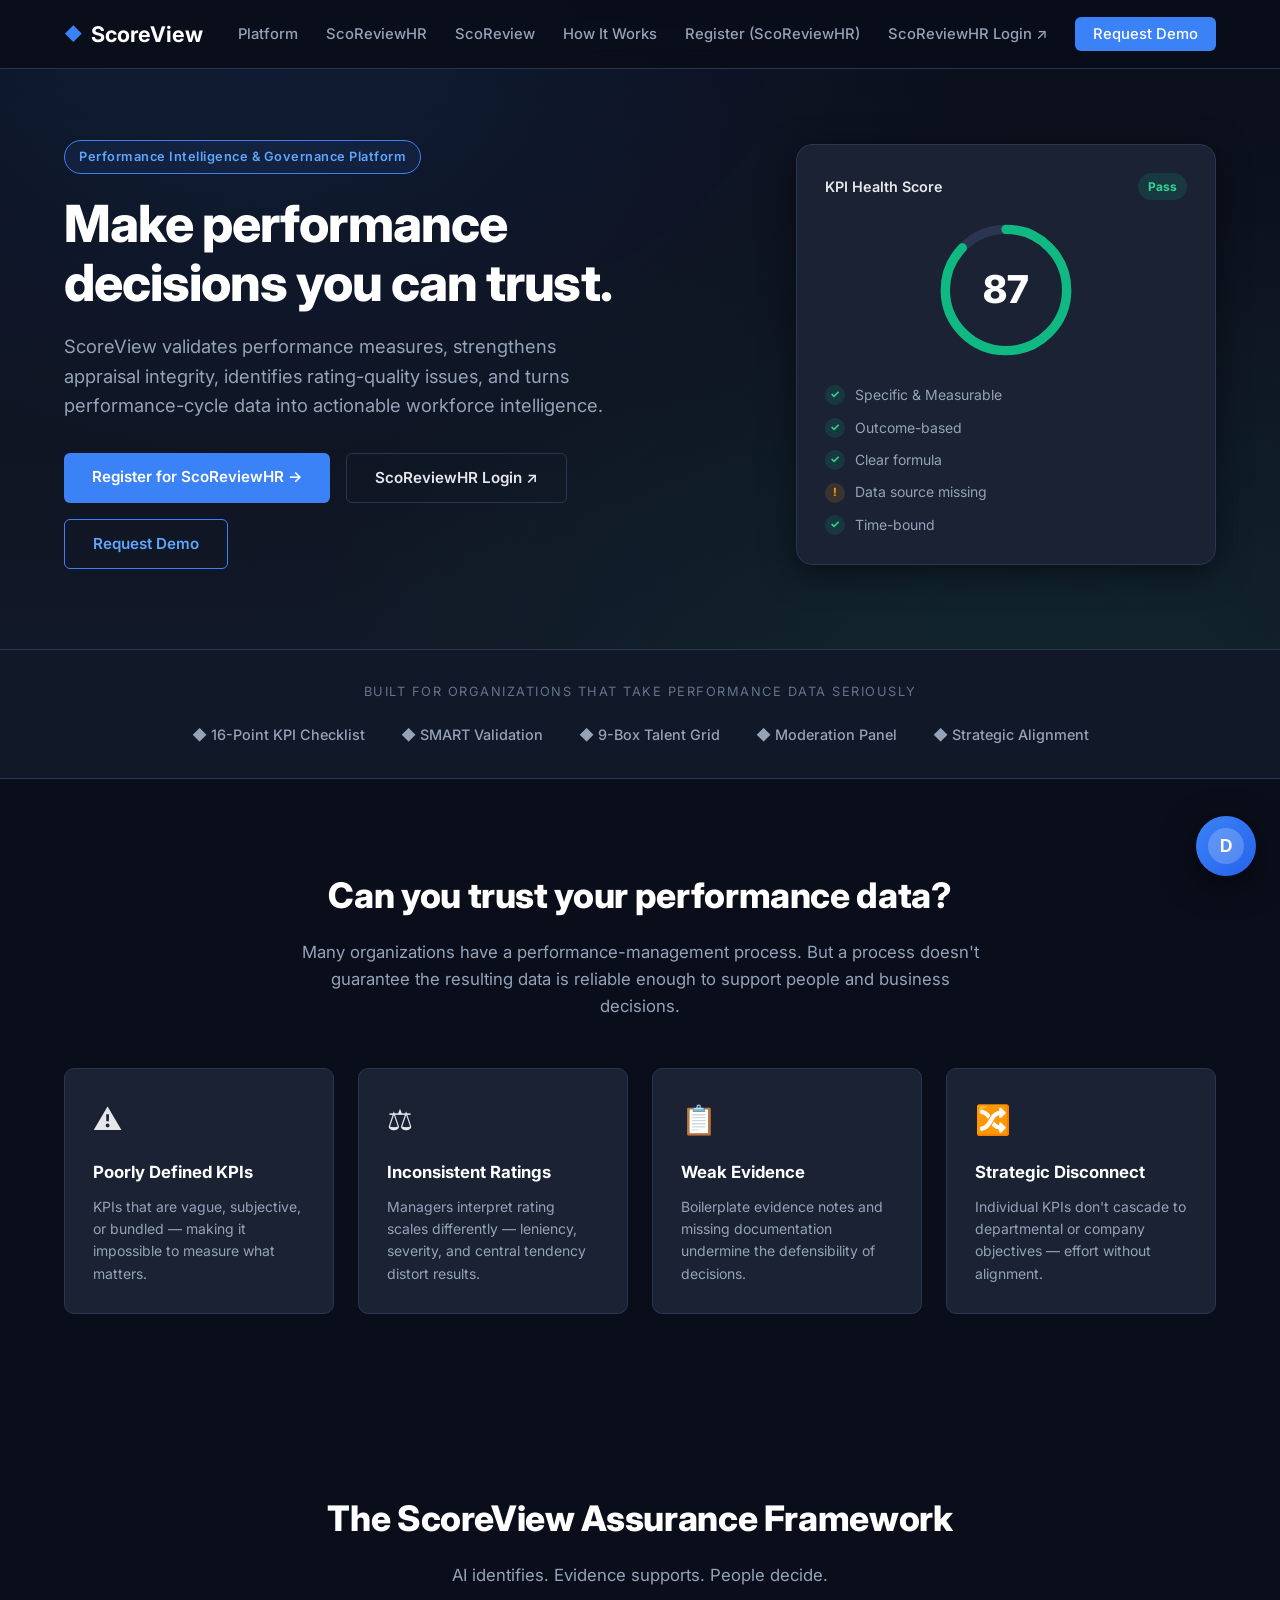
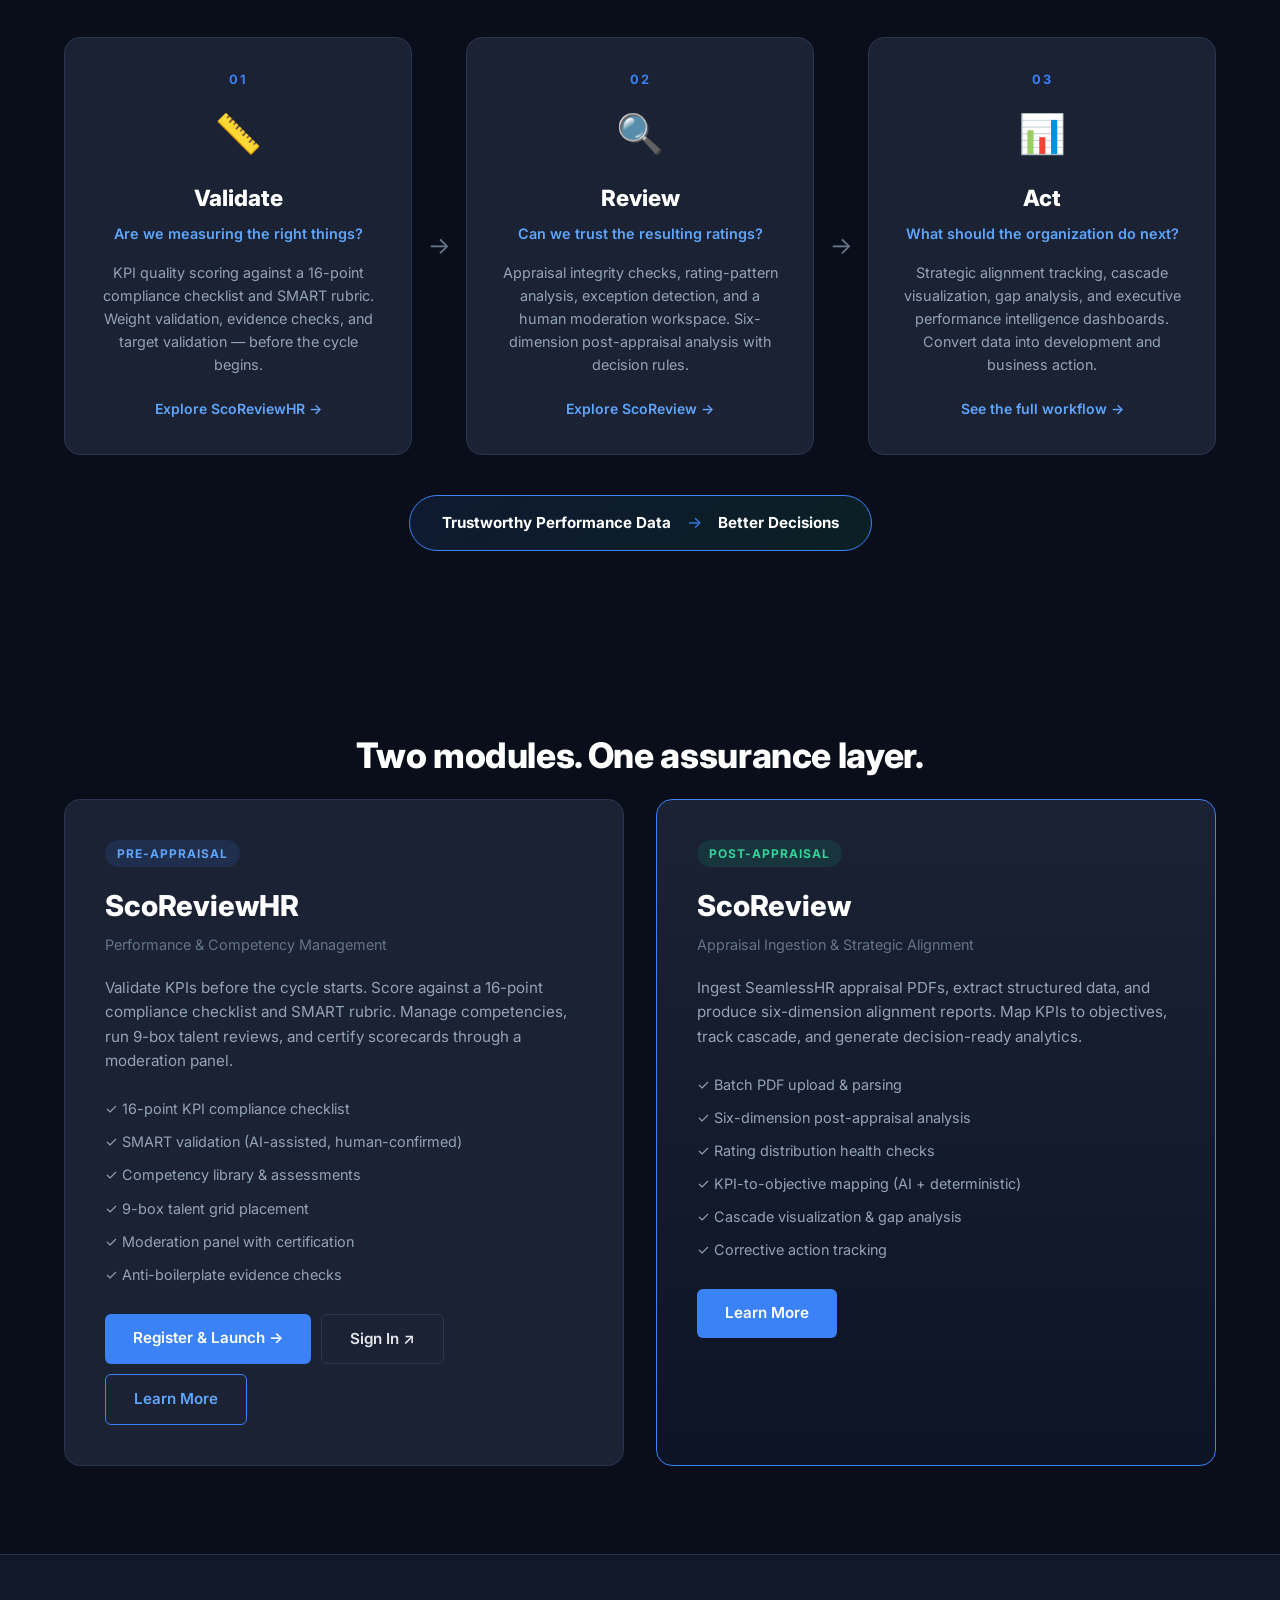
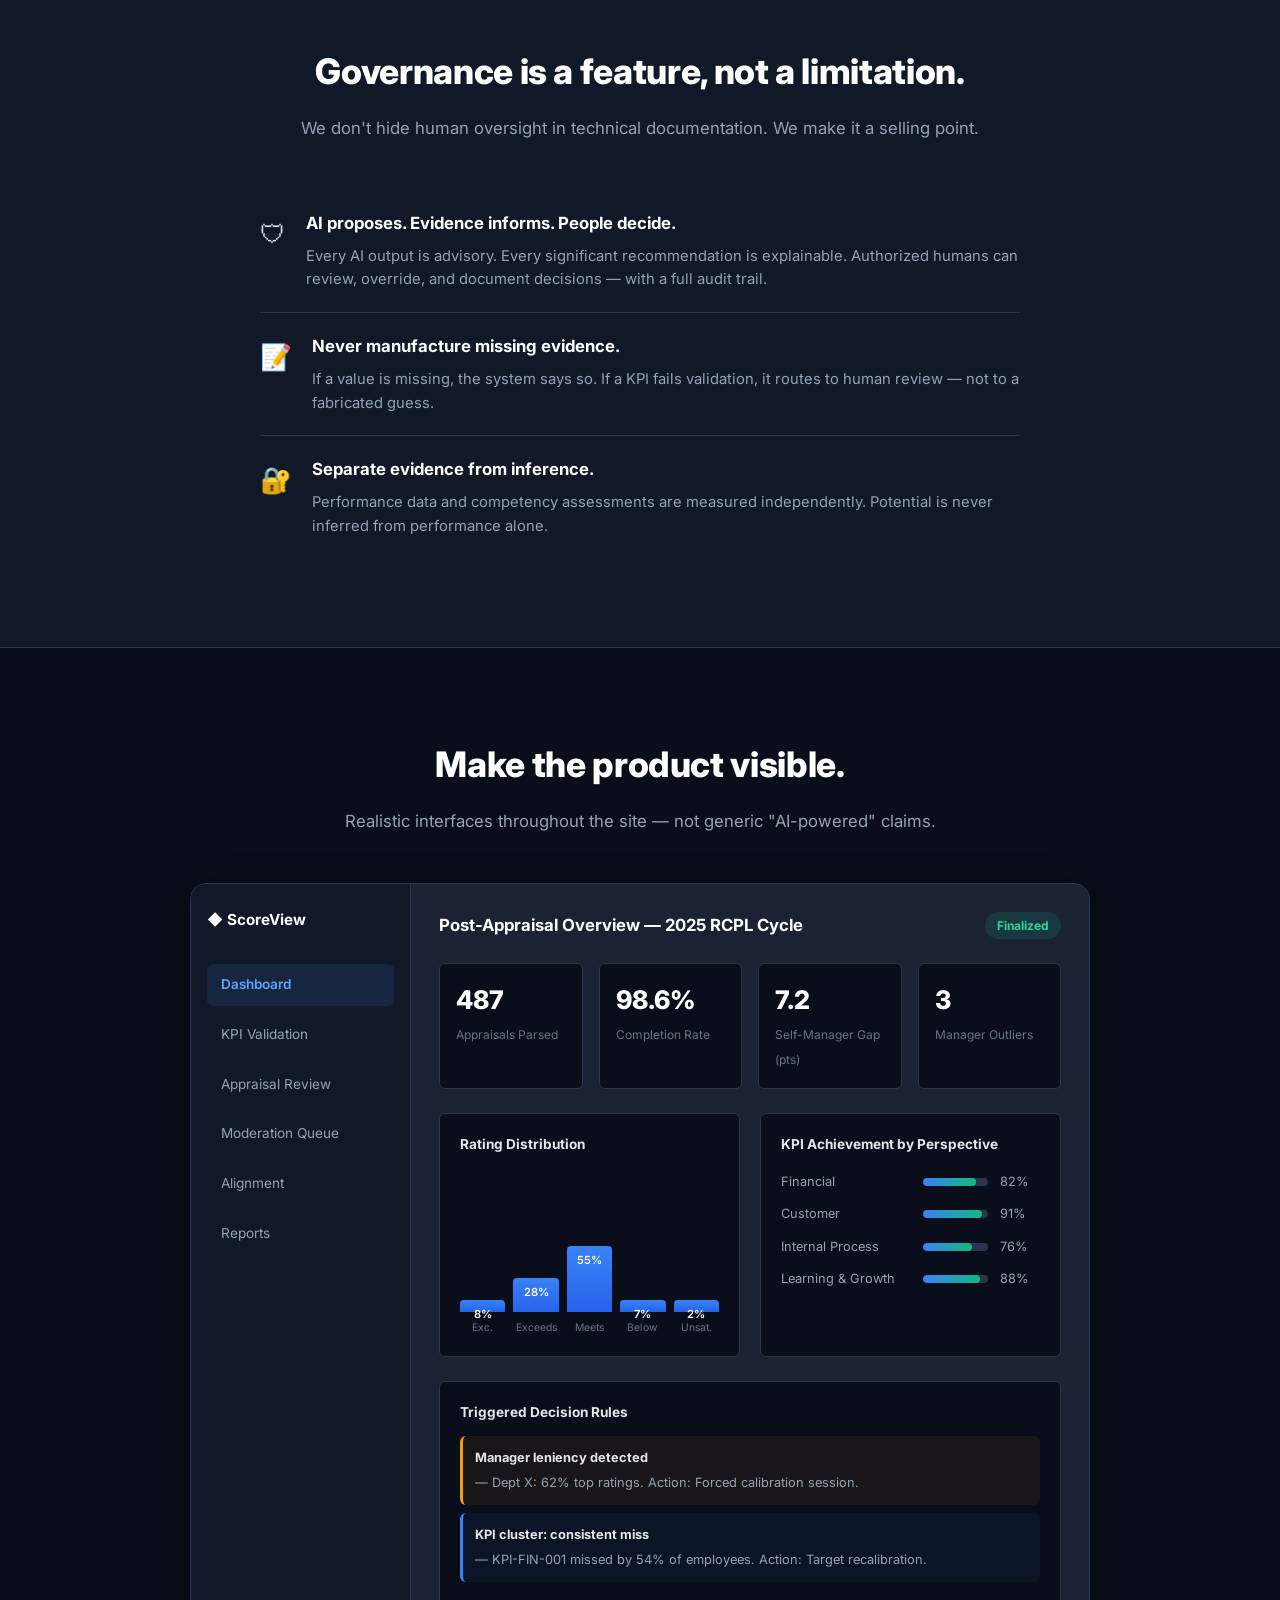
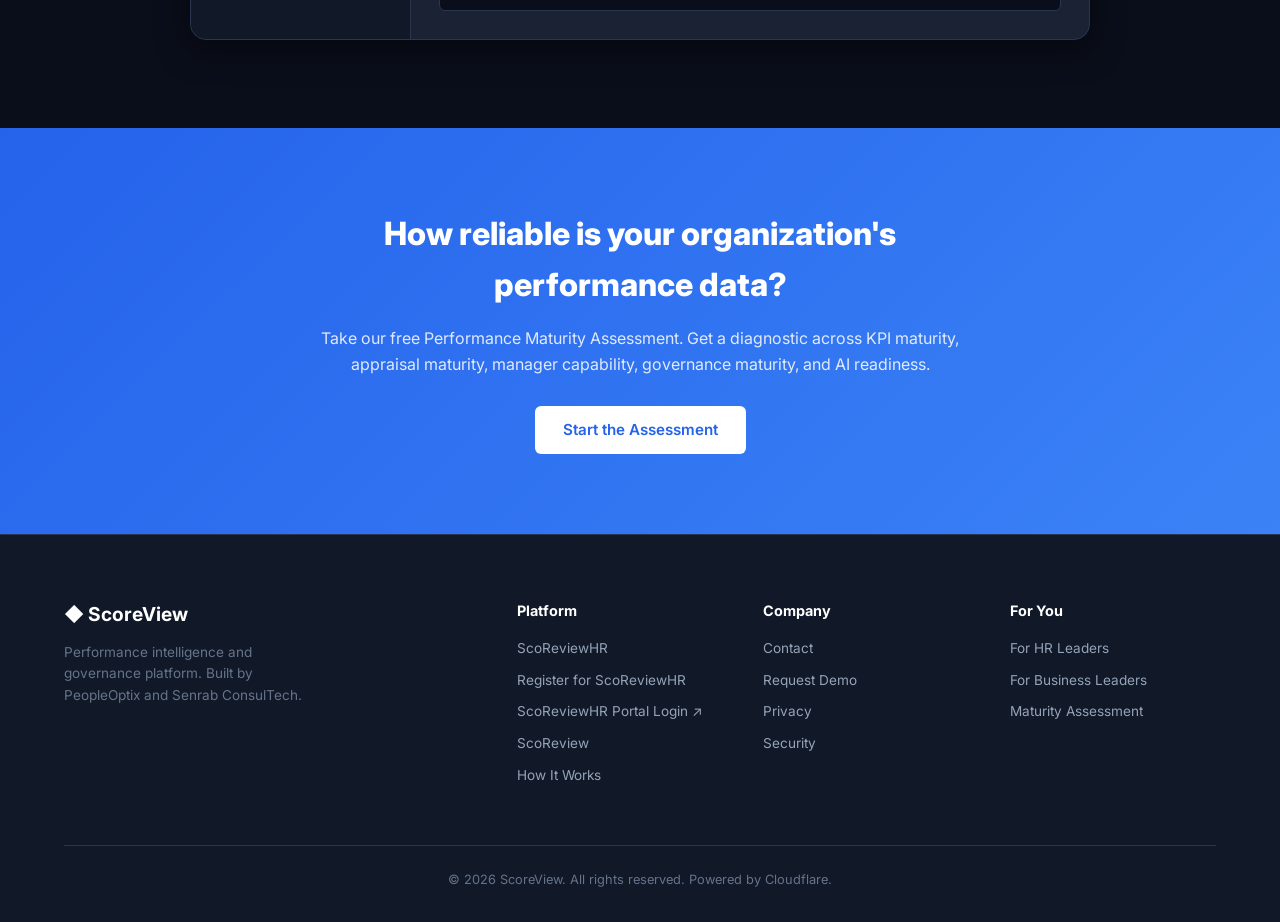
<file: index.html>
<!DOCTYPE html>
<html lang="en">
<head>
  <meta charset="UTF-8">
  <meta name="viewport" content="width=device-width, initial-scale=1.0">
  <title>ScoreView — Performance Intelligence You Can Trust</title>
  <meta name="description" content="ScoreView validates performance measures, strengthens appraisal integrity, identifies rating-quality issues, and turns performance-cycle data into actionable workforce intelligence.">
  <link rel="preconnect" href="https://fonts.googleapis.com">
  <link rel="preconnect" href="https://fonts.gstatic.com" crossorigin>
  <link href="https://fonts.googleapis.com/css2?family=Inter:wght@300;400;500;600;700;800&display=swap" rel="stylesheet">
  <link rel="stylesheet" href="/styles.css">
  <script src="/config.js"></script>
</head>
<body>
  <!-- Navigation -->
  <nav class="nav" id="nav">
    <div class="nav-container">
      <a href="/" class="nav-logo">
        <span class="nav-logo-icon">◆</span> ScoreView
      </a>
      <button class="nav-toggle" id="navToggle" aria-label="Toggle menu" aria-expanded="false">
        <span></span><span></span><span></span>
      </button>
      <ul class="nav-menu" id="navMenu">
        <li><a href="/#platform">Platform</a></li>
        <li><a href="/scoReviewHR.html">ScoReviewHR</a></li>
        <li><a href="/scoReview.html">ScoReview</a></li>
        <li><a href="/how-it-works.html">How It Works</a></li>
        <li><a href="/register.html">Register (ScoReviewHR)</a></li>
        <li><a href="https://staging.bscscoreview.com/login" target="_blank" rel="noopener">ScoReviewHR Login ↗</a></li>
        <li><a href="/request-demo.html" class="nav-cta" data-cta="demo">Request Demo</a></li>
      </ul>
    </div>
  </nav>

  <!-- Hero -->
  <section class="hero">
    <div class="hero-bg"></div>
    <div class="container">
      <div class="hero-content">
        <div class="hero-badge">Performance Intelligence & Governance Platform</div>
        <h1 class="hero-title">Make performance decisions you can trust.</h1>
        <p class="hero-subtitle">ScoreView validates performance measures, strengthens appraisal integrity, identifies rating-quality issues, and turns performance-cycle data into actionable workforce intelligence.</p>
        <div class="hero-ctas">
          <a href="/register.html" class="btn btn-primary">Register for ScoReviewHR →</a>
          <a href="https://staging.bscscoreview.com/login" class="btn btn-secondary" target="_blank" rel="noopener">ScoReviewHR Login ↗</a>
          <a href="/request-demo.html" class="btn btn-outline" data-cta="demo">Request Demo</a>
        </div>
      </div>
      <div class="hero-visual">
        <div class="hero-card">
          <div class="hero-card-header">
            <span class="hero-card-label">KPI Health Score</span>
            <span class="hero-card-status status-pass">Pass</span>
          </div>
          <div class="hero-card-score">
            <span class="score-ring" style="--score: 87;">
              <svg viewBox="0 0 120 120">
                <circle cx="60" cy="60" r="52" class="ring-bg"/>
                <circle cx="60" cy="60" r="52" class="ring-fill" style="stroke-dashoffset: calc(327 - 327 * 0.87);"/>
              </svg>
              <span class="score-value">87</span>
            </span>
          </div>
          <div class="hero-card-checks">
            <div class="check-item pass"><span>✓</span> Specific & Measurable</div>
            <div class="check-item pass"><span>✓</span> Outcome-based</div>
            <div class="check-item pass"><span>✓</span> Clear formula</div>
            <div class="check-item warn"><span>!</span> Data source missing</div>
            <div class="check-item pass"><span>✓</span> Time-bound</div>
          </div>
        </div>
      </div>
    </div>
  </section>

  <!-- Trust Bar -->
  <section class="trust-bar">
    <div class="container">
      <p class="trust-label">Built for organizations that take performance data seriously</p>
      <div class="trust-items">
        <div class="trust-item">◆ 16-Point KPI Checklist</div>
        <div class="trust-item">◆ SMART Validation</div>
        <div class="trust-item">◆ 9-Box Talent Grid</div>
        <div class="trust-item">◆ Moderation Panel</div>
        <div class="trust-item">◆ Strategic Alignment</div>
      </div>
    </div>
  </section>

  <!-- Problem Statement -->
  <section class="problem" id="problem">
    <div class="container">
      <h2 class="section-title">Can you trust your performance data?</h2>
      <p class="section-subtitle">Many organizations have a performance-management process. But a process doesn't guarantee the resulting data is reliable enough to support people and business decisions.</p>
      <div class="problem-grid">
        <div class="problem-card">
          <div class="problem-icon">⚠</div>
          <h3>Poorly Defined KPIs</h3>
          <p>KPIs that are vague, subjective, or bundled — making it impossible to measure what matters.</p>
        </div>
        <div class="problem-card">
          <div class="problem-icon">⚖</div>
          <h3>Inconsistent Ratings</h3>
          <p>Managers interpret rating scales differently — leniency, severity, and central tendency distort results.</p>
        </div>
        <div class="problem-card">
          <div class="problem-icon">📋</div>
          <h3>Weak Evidence</h3>
          <p>Boilerplate evidence notes and missing documentation undermine the defensibility of decisions.</p>
        </div>
        <div class="problem-card">
          <div class="problem-icon">🔀</div>
          <h3>Strategic Disconnect</h3>
          <p>Individual KPIs don't cascade to departmental or company objectives — effort without alignment.</p>
        </div>
      </div>
    </div>
  </section>

  <!-- Three Pillars -->
  <section class="pillars" id="platform">
    <div class="container">
      <h2 class="section-title">The ScoreView Assurance Framework</h2>
      <p class="section-subtitle">AI identifies. Evidence supports. People decide.</p>
      <div class="pillars-flow">
        <div class="pillar">
          <div class="pillar-number">01</div>
          <div class="pillar-icon">📏</div>
          <h3>Validate</h3>
          <p class="pillar-question">Are we measuring the right things?</p>
          <p class="pillar-desc">KPI quality scoring against a 16-point compliance checklist and SMART rubric. Weight validation, evidence checks, and target validation — before the cycle begins.</p>
          <a href="/scoReviewHR.html" class="pillar-link">Explore ScoReviewHR →</a>
        </div>
        <div class="pillar-connector">→</div>
        <div class="pillar">
          <div class="pillar-number">02</div>
          <div class="pillar-icon">🔍</div>
          <h3>Review</h3>
          <p class="pillar-question">Can we trust the resulting ratings?</p>
          <p class="pillar-desc">Appraisal integrity checks, rating-pattern analysis, exception detection, and a human moderation workspace. Six-dimension post-appraisal analysis with decision rules.</p>
          <a href="/scoReview.html" class="pillar-link">Explore ScoReview →</a>
        </div>
        <div class="pillar-connector">→</div>
        <div class="pillar">
          <div class="pillar-number">03</div>
          <div class="pillar-icon">📊</div>
          <h3>Act</h3>
          <p class="pillar-question">What should the organization do next?</p>
          <p class="pillar-desc">Strategic alignment tracking, cascade visualization, gap analysis, and executive performance intelligence dashboards. Convert data into development and business action.</p>
          <a href="/how-it-works.html" class="pillar-link">See the full workflow →</a>
        </div>
      </div>
      <div class="pillars-result">
        <div class="pillars-result-box">
          <strong>Trustworthy Performance Data</strong>
          <span>→</span>
          <strong>Better Decisions</strong>
        </div>
      </div>
    </div>
  </section>

  <!-- Product Cards -->
  <section class="products" id="products">
    <div class="container">
      <h2 class="section-title">Two modules. One assurance layer.</h2>
      <div class="product-grid">
        <div class="product-card">
          <div class="product-tag">Pre-Appraisal</div>
          <h3>ScoReviewHR</h3>
          <p class="product-tagline">Performance & Competency Management</p>
          <p class="product-desc">Validate KPIs before the cycle starts. Score against a 16-point compliance checklist and SMART rubric. Manage competencies, run 9-box talent reviews, and certify scorecards through a moderation panel.</p>
          <ul class="product-features">
            <li>✓ 16-point KPI compliance checklist</li>
            <li>✓ SMART validation (AI-assisted, human-confirmed)</li>
            <li>✓ Competency library & assessments</li>
            <li>✓ 9-box talent grid placement</li>
            <li>✓ Moderation panel with certification</li>
            <li>✓ Anti-boilerplate evidence checks</li>
          </ul>
          <div style="display: flex; gap: 0.65rem; flex-wrap: wrap;">
            <a href="/register.html" class="btn btn-primary">Register &amp; Launch →</a>
            <a href="https://staging.bscscoreview.com/login" class="btn btn-secondary" target="_blank" rel="noopener">Sign In ↗</a>
            <a href="/scoReviewHR.html" class="btn btn-outline" data-cta="scoReviewHR">Learn More</a>
          </div>
        </div>
        <div class="product-card product-card-featured">
          <div class="product-tag">Post-Appraisal</div>
          <h3>ScoReview</h3>
          <p class="product-tagline">Appraisal Ingestion & Strategic Alignment</p>
          <p class="product-desc">Ingest SeamlessHR appraisal PDFs, extract structured data, and produce six-dimension alignment reports. Map KPIs to objectives, track cascade, and generate decision-ready analytics.</p>
          <ul class="product-features">
            <li>✓ Batch PDF upload & parsing</li>
            <li>✓ Six-dimension post-appraisal analysis</li>
            <li>✓ Rating distribution health checks</li>
            <li>✓ KPI-to-objective mapping (AI + deterministic)</li>
            <li>✓ Cascade visualization & gap analysis</li>
            <li>✓ Corrective action tracking</li>
          </ul>
          <a href="/scoReview.html" class="btn btn-primary" data-cta="scoReview">Learn More</a>
        </div>
      </div>
    </div>
  </section>

  <!-- Governance -->
  <section class="governance" id="governance">
    <div class="container">
      <div class="governance-content">
        <h2 class="section-title">Governance is a feature, not a limitation.</h2>
        <p class="section-subtitle">We don't hide human oversight in technical documentation. We make it a selling point.</p>
        <div class="governance-principle">
          <div class="gp-icon">🛡</div>
          <div>
            <h4>AI proposes. Evidence informs. People decide.</h4>
            <p>Every AI output is advisory. Every significant recommendation is explainable. Authorized humans can review, override, and document decisions — with a full audit trail.</p>
          </div>
        </div>
        <div class="governance-principle">
          <div class="gp-icon">📝</div>
          <div>
            <h4>Never manufacture missing evidence.</h4>
            <p>If a value is missing, the system says so. If a KPI fails validation, it routes to human review — not to a fabricated guess.</p>
          </div>
        </div>
        <div class="governance-principle">
          <div class="gp-icon">🔐</div>
          <div>
            <h4>Separate evidence from inference.</h4>
            <p>Performance data and competency assessments are measured independently. Potential is never inferred from performance alone.</p>
          </div>
        </div>
      </div>
    </div>
  </section>

  <!-- Dashboard Preview -->
  <section class="dashboard-preview" id="insights">
    <div class="container">
      <h2 class="section-title">Make the product visible.</h2>
      <p class="section-subtitle">Realistic interfaces throughout the site — not generic "AI-powered" claims.</p>
      <div class="dashboard-mockup">
        <div class="dm-sidebar">
          <div class="dm-logo">◆ ScoreView</div>
          <div class="dm-nav-item active">Dashboard</div>
          <div class="dm-nav-item">KPI Validation</div>
          <div class="dm-nav-item">Appraisal Review</div>
          <div class="dm-nav-item">Moderation Queue</div>
          <div class="dm-nav-item">Alignment</div>
          <div class="dm-nav-item">Reports</div>
        </div>
        <div class="dm-main">
          <div class="dm-header">
            <h4>Post-Appraisal Overview — 2025 RCPL Cycle</h4>
            <span class="dm-badge">Finalized</span>
          </div>
          <div class="dm-stats">
            <div class="dm-stat">
              <span class="dm-stat-value">487</span>
              <span class="dm-stat-label">Appraisals Parsed</span>
            </div>
            <div class="dm-stat">
              <span class="dm-stat-value">98.6%</span>
              <span class="dm-stat-label">Completion Rate</span>
            </div>
            <div class="dm-stat">
              <span class="dm-stat-value">7.2</span>
              <span class="dm-stat-label">Self-Manager Gap (pts)</span>
            </div>
            <div class="dm-stat">
              <span class="dm-stat-value">3</span>
              <span class="dm-stat-label">Manager Outliers</span>
            </div>
          </div>
          <div class="dm-charts">
            <div class="dm-chart">
              <h5>Rating Distribution</h5>
              <div class="dm-bar-chart">
                <div class="dm-bar" style="height: 8%"><span>8%</span></div>
                <div class="dm-bar" style="height: 28%"><span>28%</span></div>
                <div class="dm-bar" style="height: 55%"><span>55%</span></div>
                <div class="dm-bar" style="height: 7%"><span>7%</span></div>
                <div class="dm-bar" style="height: 2%"><span>2%</span></div>
              </div>
              <div class="dm-bar-labels">
                <span>Exc.</span><span>Exceeds</span><span>Meets</span><span>Below</span><span>Unsat.</span>
              </div>
            </div>
            <div class="dm-chart">
              <h5>KPI Achievement by Perspective</h5>
              <div class="dm-progress-list">
                <div class="dm-progress-item"><span>Financial</span><div class="dm-progress-bar"><div style="width: 82%"></div></div><span>82%</span></div>
                <div class="dm-progress-item"><span>Customer</span><div class="dm-progress-bar"><div style="width: 91%"></div></div><span>91%</span></div>
                <div class="dm-progress-item"><span>Internal Process</span><div class="dm-progress-bar"><div style="width: 76%"></div></div><span>76%</span></div>
                <div class="dm-progress-item"><span>Learning & Growth</span><div class="dm-progress-bar"><div style="width: 88%"></div></div><span>88%</span></div>
              </div>
            </div>
          </div>
          <div class="dm-alerts">
            <h5>Triggered Decision Rules</h5>
            <div class="dm-alert dm-alert-warn">
              <strong>Manager leniency detected</strong> — Dept X: 62% top ratings. Action: Forced calibration session.
            </div>
            <div class="dm-alert dm-alert-info">
              <strong>KPI cluster: consistent miss</strong> — KPI-FIN-001 missed by 54% of employees. Action: Target recalibration.
            </div>
          </div>
        </div>
      </div>
    </div>
  </section>

  <!-- Maturity Assessment CTA -->
  <section class="maturity-cta">
    <div class="container">
      <div class="maturity-content">
        <h2>How reliable is your organization's performance data?</h2>
        <p>Take our free Performance Maturity Assessment. Get a diagnostic across KPI maturity, appraisal maturity, manager capability, governance maturity, and AI readiness.</p>
        <a href="/request-demo.html" class="btn btn-primary" data-cta="maturity">Start the Assessment</a>
      </div>
    </div>
  </section>

  <!-- Footer -->
  <footer class="footer">
    <div class="container">
      <div class="footer-grid">
        <div class="footer-col">
          <div class="footer-logo">◆ ScoreView</div>
          <p class="footer-desc">Performance intelligence and governance platform. Built by PeopleOptix and Senrab ConsulTech.</p>
        </div>
        <div class="footer-col">
          <h5>Platform</h5>
          <a href="/scoReviewHR.html">ScoReviewHR</a>
          <a href="/register.html">Register for ScoReviewHR</a>
          <a href="https://staging.bscscoreview.com/login" target="_blank" rel="noopener">ScoReviewHR Portal Login ↗</a>
          <a href="/scoReview.html">ScoReview</a>
          <a href="/how-it-works.html">How It Works</a>
        </div>
        <div class="footer-col">
          <h5>Company</h5>
          <a href="/contact.html">Contact</a>
          <a href="/request-demo.html">Request Demo</a>
          <a href="/privacy.html">Privacy</a>
          <a href="/security.html">Security</a>
        </div>
        <div class="footer-col">
          <h5>For You</h5>
          <a href="/#insights">For HR Leaders</a>
          <a href="/#insights">For Business Leaders</a>
          <a href="/request-demo.html">Maturity Assessment</a>
        </div>
      </div>
      <div class="footer-bottom">
        <p>© 2026 ScoreView. All rights reserved. Powered by Cloudflare.</p>
      </div>
    </div>
  </footer>

  <!-- Dede AI Assistant -->
  <div class="dede-widget" id="dedeWidget">
    <button class="dede-toggle" id="dedeToggle" aria-label="Open Dede AI Assistant">
      <div class="dede-avatar">D</div>
    </button>
    <div class="dede-panel" id="dedePanel">
      <div class="dede-header">
        <div class="dede-header-avatar">D</div>
        <div class="dede-header-info">
          <div class="dede-header-name">Dede</div>
          <div class="dede-header-status">AI Assistant · Online</div>
        </div>
        <button class="dede-close" id="dedeClose" aria-label="Close">✕</button>
      </div>
      <div class="dede-messages" id="dedeMessages">
        <div class="dede-message dede-message-bot">
          <div class="dede-message-content">Hi! I'm Dede, your ScoreView AI assistant. I can help you understand our platform, explore features, or guide you to the right resource. What brings you here today?</div>
        </div>
      </div>
      <div class="dede-quick" id="dedeQuick">
        <button class="dede-quick-btn" data-q="What does ScoreView do?">What does ScoreView do?</button>
        <button class="dede-quick-btn" data-q="How does KPI validation work?">How does KPI validation work?</button>
        <button class="dede-quick-btn" data-q="What is the moderation panel?">What is the moderation panel?</button>
        <button class="dede-quick-btn" data-q="How do I request a demo?">How do I request a demo?</button>
      </div>
      <div class="dede-input">
        <input type="text" id="dedeInput" placeholder="Ask Dede anything..." aria-label="Ask Dede">
        <button id="dedeSend" aria-label="Send">➤</button>
      </div>
    </div>
  </div>

  <script src="/dede-assistant.js"></script>
  <script src="/main.js"></script>
</body>
</html>
</file>
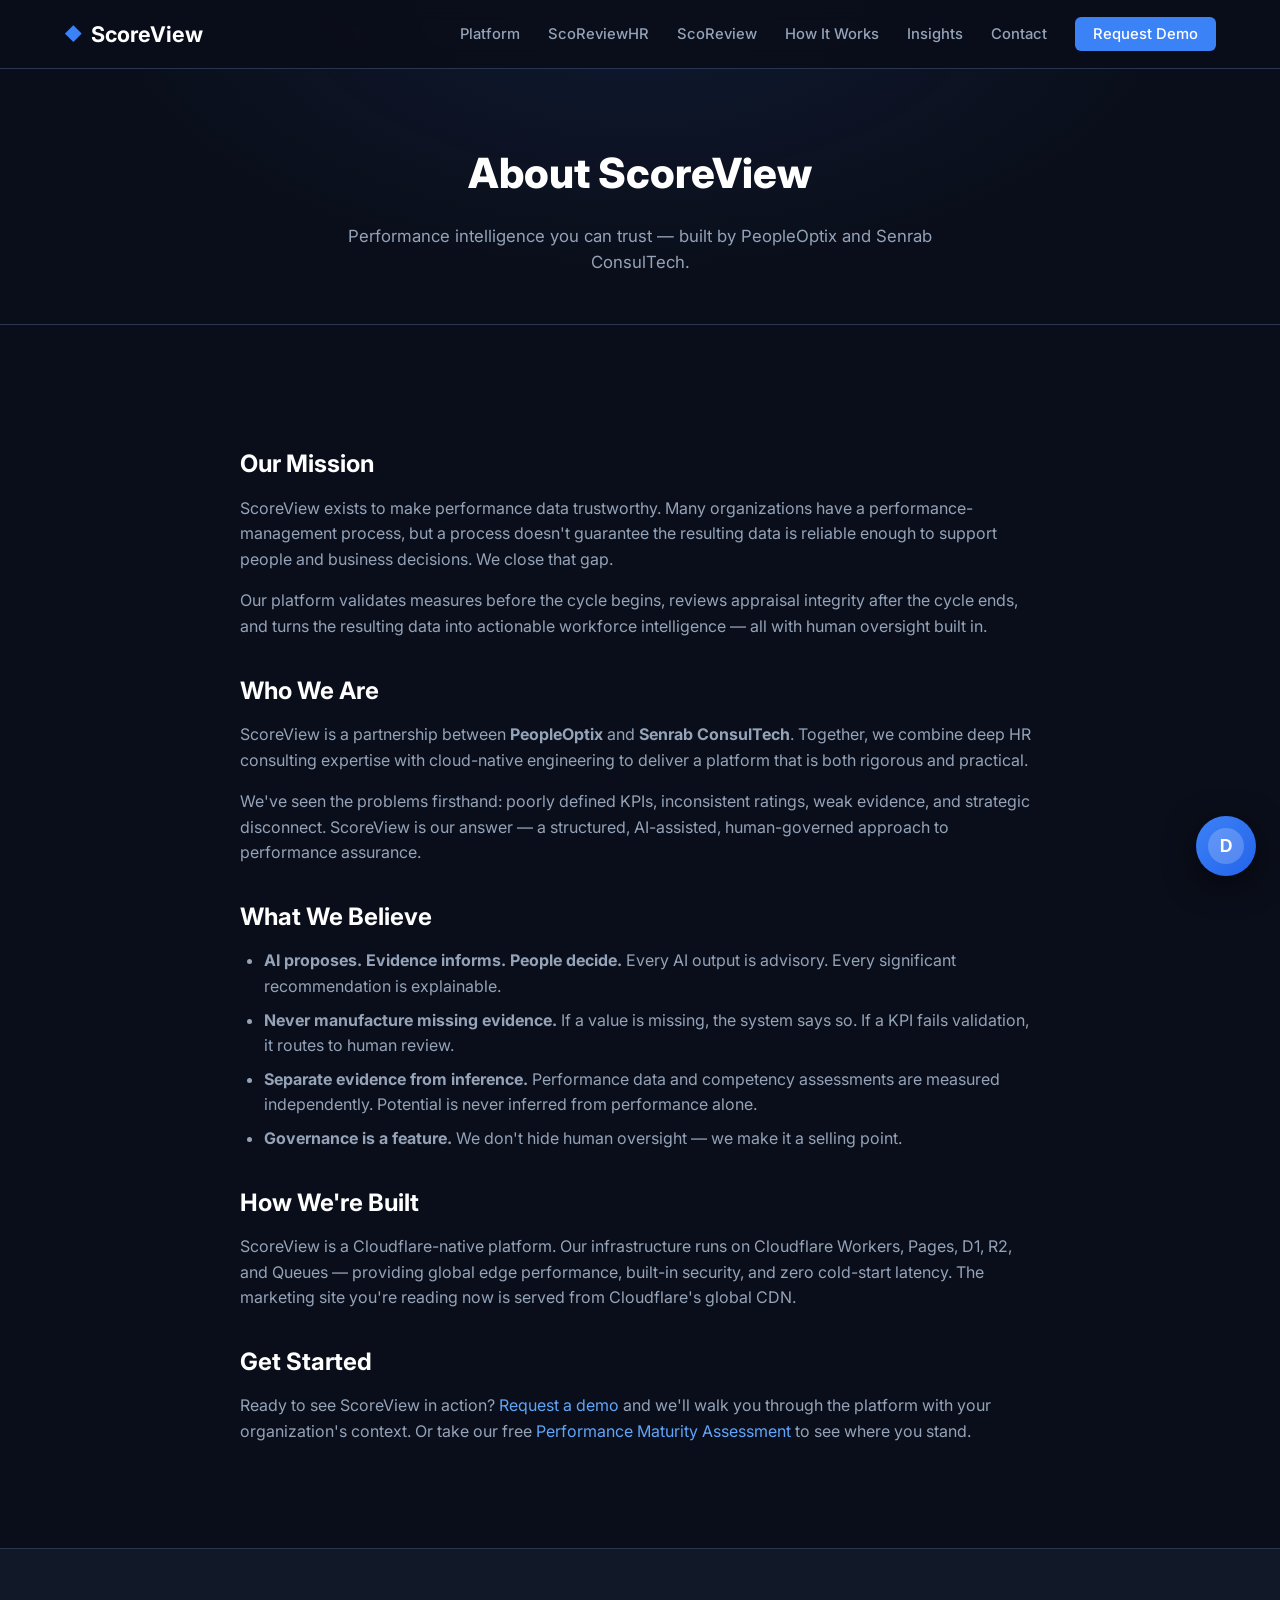
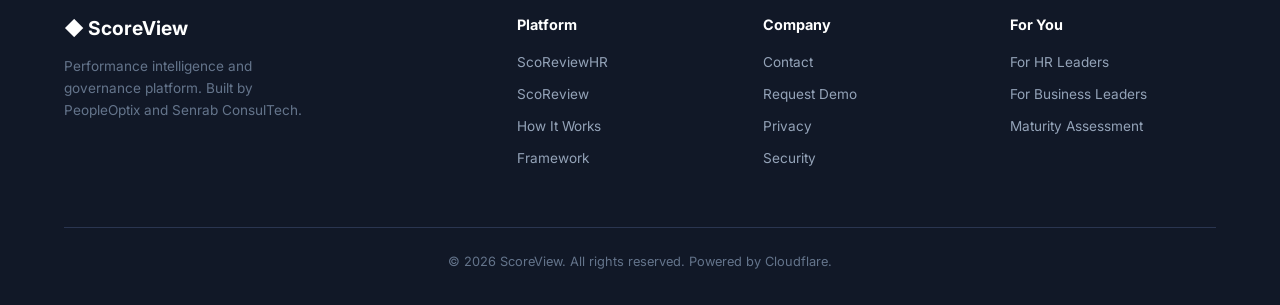
<file: about.html>
<!DOCTYPE html>
<html lang="en">
<head>
  <meta charset="UTF-8">
  <meta name="viewport" content="width=device-width, initial-scale=1.0">
  <title>About — ScoreView</title>
  <meta name="description" content="ScoreView is a performance intelligence and governance platform built by PeopleOptix and Senrab ConsulTech.">
  <link rel="preconnect" href="https://fonts.googleapis.com">
  <link rel="preconnect" href="https://fonts.gstatic.com" crossorigin>
  <link href="https://fonts.googleapis.com/css2?family=Inter:wght@300;400;500;600;700;800&display=swap" rel="stylesheet">
  <link rel="stylesheet" href="/styles.css">
  <script src="/config.js"></script>
</head>
<body>
  <!-- Navigation -->
  <nav class="nav" id="nav">
    <div class="nav-container">
      <a href="/" class="nav-logo"><span class="nav-logo-icon">◆</span> ScoreView</a>
      <button class="nav-toggle" id="navToggle" aria-label="Toggle menu" aria-expanded="false"><span></span><span></span><span></span></button>
      <ul class="nav-menu" id="navMenu">
        <li><a href="/#platform">Platform</a></li>
        <li><a href="/scoReviewHR.html">ScoReviewHR</a></li>
        <li><a href="/scoReview.html">ScoReview</a></li>
        <li><a href="/how-it-works.html">How It Works</a></li>
        <li><a href="/#insights">Insights</a></li>
        <li><a href="/contact.html">Contact</a></li>
        <li><a href="/request-demo.html" class="nav-cta" data-cta="demo">Request Demo</a></li>
      </ul>
    </div>
  </nav>

  <!-- Page Header -->
  <header class="page-header">
    <div class="container">
      <h1>About ScoreView</h1>
      <p>Performance intelligence you can trust — built by PeopleOptix and Senrab ConsulTech.</p>
    </div>
  </header>

  <!-- Content -->
  <section>
    <div class="container">
      <div class="content-section">
        <h2>Our Mission</h2>
        <p>ScoreView exists to make performance data trustworthy. Many organizations have a performance-management process, but a process doesn't guarantee the resulting data is reliable enough to support people and business decisions. We close that gap.</p>
        <p>Our platform validates measures before the cycle begins, reviews appraisal integrity after the cycle ends, and turns the resulting data into actionable workforce intelligence — all with human oversight built in.</p>

        <h2>Who We Are</h2>
        <p>ScoreView is a partnership between <strong>PeopleOptix</strong> and <strong>Senrab ConsulTech</strong>. Together, we combine deep HR consulting expertise with cloud-native engineering to deliver a platform that is both rigorous and practical.</p>
        <p>We've seen the problems firsthand: poorly defined KPIs, inconsistent ratings, weak evidence, and strategic disconnect. ScoreView is our answer — a structured, AI-assisted, human-governed approach to performance assurance.</p>

        <h2>What We Believe</h2>
        <ul>
          <li><strong>AI proposes. Evidence informs. People decide.</strong> Every AI output is advisory. Every significant recommendation is explainable.</li>
          <li><strong>Never manufacture missing evidence.</strong> If a value is missing, the system says so. If a KPI fails validation, it routes to human review.</li>
          <li><strong>Separate evidence from inference.</strong> Performance data and competency assessments are measured independently. Potential is never inferred from performance alone.</li>
          <li><strong>Governance is a feature.</strong> We don't hide human oversight — we make it a selling point.</li>
        </ul>

        <h2>How We're Built</h2>
        <p>ScoreView is a Cloudflare-native platform. Our infrastructure runs on Cloudflare Workers, Pages, D1, R2, and Queues — providing global edge performance, built-in security, and zero cold-start latency. The marketing site you're reading now is served from Cloudflare's global CDN.</p>

        <h2>Get Started</h2>
        <p>Ready to see ScoreView in action? <a href="/request-demo.html">Request a demo</a> and we'll walk you through the platform with your organization's context. Or take our free <a href="/request-demo.html">Performance Maturity Assessment</a> to see where you stand.</p>
      </div>
    </div>
  </section>

  <!-- Footer -->
  <footer class="footer">
    <div class="container">
      <div class="footer-grid">
        <div class="footer-col">
          <div class="footer-logo">◆ ScoreView</div>
          <p class="footer-desc">Performance intelligence and governance platform. Built by PeopleOptix and Senrab ConsulTech.</p>
        </div>
        <div class="footer-col">
          <h5>Platform</h5>
          <a href="/scoReviewHR.html">ScoReviewHR</a>
          <a href="/scoReview.html">ScoReview</a>
          <a href="/how-it-works.html">How It Works</a>
          <a href="/#platform">Framework</a>
        </div>
        <div class="footer-col">
          <h5>Company</h5>
          <a href="/contact.html">Contact</a>
          <a href="/request-demo.html">Request Demo</a>
          <a href="/privacy.html">Privacy</a>
          <a href="/security.html">Security</a>
        </div>
        <div class="footer-col">
          <h5>For You</h5>
          <a href="/#insights">For HR Leaders</a>
          <a href="/#insights">For Business Leaders</a>
          <a href="/request-demo.html">Maturity Assessment</a>
        </div>
      </div>
      <div class="footer-bottom">
        <p>© 2026 ScoreView. All rights reserved. Powered by Cloudflare.</p>
      </div>
    </div>
  </footer>

  <!-- Dede AI Assistant -->
  <div class="dede-widget" id="dedeWidget">
    <button class="dede-toggle" id="dedeToggle" aria-label="Open Dede AI Assistant">
      <div class="dede-avatar">D</div>
    </button>
    <div class="dede-panel" id="dedePanel">
      <div class="dede-header">
        <div class="dede-header-avatar">D</div>
        <div class="dede-header-info">
          <div class="dede-header-name">Dede</div>
          <div class="dede-header-status">AI Assistant · Online</div>
        </div>
        <button class="dede-close" id="dedeClose" aria-label="Close">✕</button>
      </div>
      <div class="dede-messages" id="dedeMessages">
        <div class="dede-message dede-message-bot">
          <div class="dede-message-content">Hi! I'm Dede. Want to learn more about ScoreView? I can tell you about our mission, our governance principles, or how to get started.</div>
        </div>
      </div>
      <div class="dede-quick" id="dedeQuick">
        <button class="dede-quick-btn" data-q="Who built ScoreView?">Who built ScoreView?</button>
        <button class="dede-quick-btn" data-q="What are the governance principles?">What are the governance principles?</button>
        <button class="dede-quick-btn" data-q="How do I request a demo?">How do I request a demo?</button>
      </div>
      <div class="dede-input">
        <input type="text" id="dedeInput" placeholder="Ask Dede anything..." aria-label="Ask Dede">
        <button id="dedeSend" aria-label="Send">➤</button>
      </div>
    </div>
  </div>

  <script src="/dede-assistant.js"></script>
  <script src="/main.js"></script>
</body>
</html>
</file>
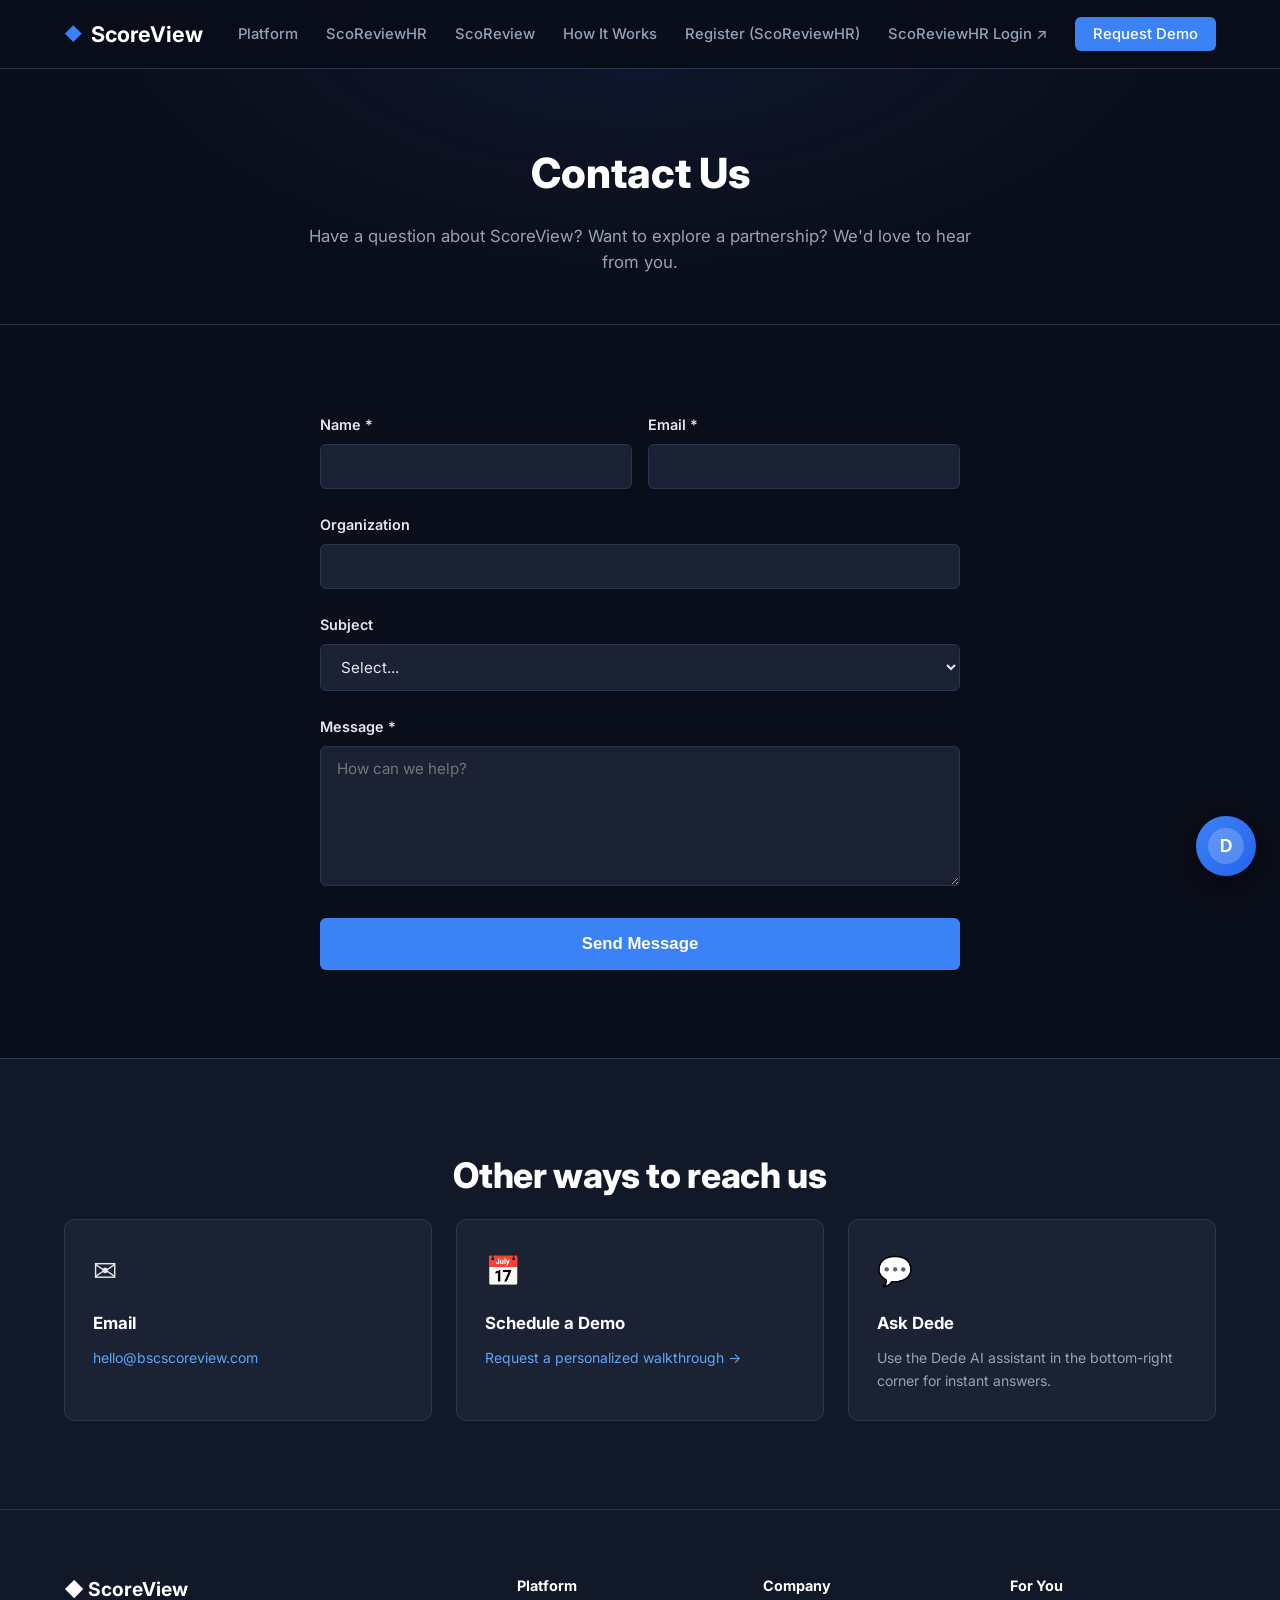
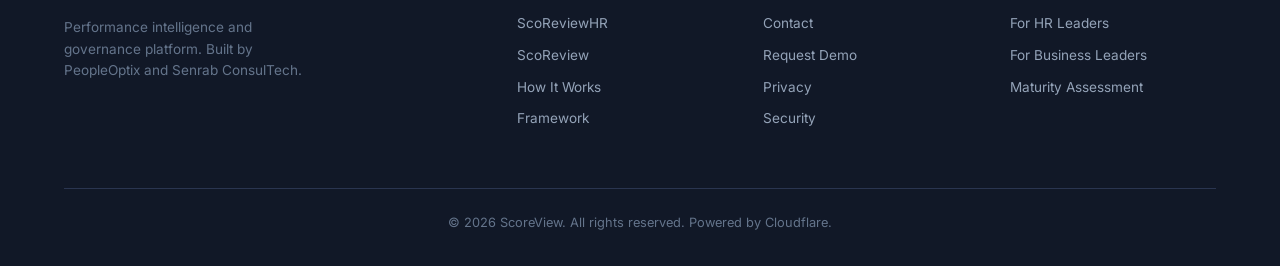
<file: contact.html>
<!DOCTYPE html>
<html lang="en">
<head>
  <meta charset="UTF-8">
  <meta name="viewport" content="width=device-width, initial-scale=1.0">
  <title>Contact — ScoreView</title>
  <meta name="description" content="Get in touch with the ScoreView team. We're here to answer questions about our performance intelligence platform.">
  <link rel="preconnect" href="https://fonts.googleapis.com">
  <link rel="preconnect" href="https://fonts.gstatic.com" crossorigin>
  <link href="https://fonts.googleapis.com/css2?family=Inter:wght@300;400;500;600;700;800&display=swap" rel="stylesheet">
  <link rel="stylesheet" href="/styles.css">
  <script src="/config.js"></script>
</head>
<body>
  <!-- Navigation -->
  <nav class="nav" id="nav">
    <div class="nav-container">
      <a href="/" class="nav-logo"><span class="nav-logo-icon">◆</span> ScoreView</a>
      <button class="nav-toggle" id="navToggle" aria-label="Toggle menu" aria-expanded="false"><span></span><span></span><span></span></button>
      <ul class="nav-menu" id="navMenu">
        <li><a href="/#platform">Platform</a></li>
        <li><a href="/scoReviewHR.html">ScoReviewHR</a></li>
        <li><a href="/scoReview.html">ScoReview</a></li>
        <li><a href="/how-it-works.html">How It Works</a></li>
        <li><a href="/register.html">Register (ScoReviewHR)</a></li>
        <li><a href="https://staging.bscscoreview.com/login" target="_blank" rel="noopener">ScoReviewHR Login ↗</a></li>
        <li><a href="/request-demo.html" class="nav-cta" data-cta="demo">Request Demo</a></li>
      </ul>
    </div>
  </nav>

  <!-- Page Header -->
  <header class="page-header">
    <div class="container">
      <h1>Contact Us</h1>
      <p>Have a question about ScoreView? Want to explore a partnership? We'd love to hear from you.</p>
    </div>
  </header>

  <!-- Contact Form -->
  <section>
    <div class="container">
      <div class="form-section">
        <div class="form-success">Thank you! Your message has been received. We'll get back to you within one business day.</div>
        <form data-form="contact">
          <div class="form-row">
            <div class="form-group">
              <label for="name">Name *</label>
              <input type="text" id="name" name="name" required>
            </div>
            <div class="form-group">
              <label for="email">Email *</label>
              <input type="email" id="email" name="email" required>
            </div>
          </div>
          <div class="form-group">
            <label for="org">Organization</label>
            <input type="text" id="org" name="organization">
          </div>
          <div class="form-group">
            <label for="subject">Subject</label>
            <select id="subject" name="subject">
              <option value="">Select...</option>
              <option value="general">General Inquiry</option>
              <option value="demo">Demo Request</option>
              <option value="partnership">Partnership</option>
              <option value="support">Support</option>
              <option value="press">Press / Media</option>
            </select>
          </div>
          <div class="form-group">
            <label for="message">Message *</label>
            <textarea id="message" name="message" required placeholder="How can we help?"></textarea>
          </div>
          <button type="submit" class="btn btn-primary btn-lg" style="width:100%;">Send Message</button>
        </form>
      </div>
    </div>
  </section>

  <!-- Other Ways to Reach Us -->
  <section style="background: var(--color-bg-alt); border-top: 1px solid var(--color-border);">
    <div class="container">
      <h2 class="section-title">Other ways to reach us</h2>
      <div class="feature-grid">
        <div class="feature-card">
          <div class="feature-icon">✉</div>
          <h3>Email</h3>
          <p><a href="mailto:hello@bscscoreview.com">hello@bscscoreview.com</a></p>
        </div>
        <div class="feature-card">
          <div class="feature-icon">📅</div>
          <h3>Schedule a Demo</h3>
          <p><a href="/request-demo.html">Request a personalized walkthrough →</a></p>
        </div>
        <div class="feature-card">
          <div class="feature-icon">💬</div>
          <h3>Ask Dede</h3>
          <p>Use the Dede AI assistant in the bottom-right corner for instant answers.</p>
        </div>
      </div>
    </div>
  </section>

  <!-- Footer -->
  <footer class="footer">
    <div class="container">
      <div class="footer-grid">
        <div class="footer-col">
          <div class="footer-logo">◆ ScoreView</div>
          <p class="footer-desc">Performance intelligence and governance platform. Built by PeopleOptix and Senrab ConsulTech.</p>
        </div>
        <div class="footer-col">
          <h5>Platform</h5>
          <a href="/scoReviewHR.html">ScoReviewHR</a>
          <a href="/scoReview.html">ScoReview</a>
          <a href="/how-it-works.html">How It Works</a>
          <a href="/#platform">Framework</a>
        </div>
        <div class="footer-col">
          <h5>Company</h5>
          <a href="/contact.html">Contact</a>
          <a href="/request-demo.html">Request Demo</a>
          <a href="/privacy.html">Privacy</a>
          <a href="/security.html">Security</a>
        </div>
        <div class="footer-col">
          <h5>For You</h5>
          <a href="/#insights">For HR Leaders</a>
          <a href="/#insights">For Business Leaders</a>
          <a href="/request-demo.html">Maturity Assessment</a>
        </div>
      </div>
      <div class="footer-bottom">
        <p>© 2026 ScoreView. All rights reserved. Powered by Cloudflare.</p>
      </div>
    </div>
  </footer>

  <!-- Dede AI Assistant -->
  <div class="dede-widget" id="dedeWidget">
    <button class="dede-toggle" id="dedeToggle" aria-label="Open Dede AI Assistant">
      <div class="dede-avatar">D</div>
    </button>
    <div class="dede-panel" id="dedePanel">
      <div class="dede-header">
        <div class="dede-header-avatar">D</div>
        <div class="dede-header-info">
          <div class="dede-header-name">Dede</div>
          <div class="dede-header-status">AI Assistant · Online</div>
        </div>
        <button class="dede-close" id="dedeClose" aria-label="Close">✕</button>
      </div>
      <div class="dede-messages" id="dedeMessages">
        <div class="dede-message dede-message-bot">
          <div class="dede-message-content">Hi! I'm Dede. How can I help you today? I can answer questions about ScoreView or help you get in touch with the right person.</div>
        </div>
      </div>
      <div class="dede-quick" id="dedeQuick">
        <button class="dede-quick-btn" data-q="How do I contact support?">How do I contact support?</button>
        <button class="dede-quick-btn" data-q="How do I request a demo?">How do I request a demo?</button>
      </div>
      <div class="dede-input">
        <input type="text" id="dedeInput" placeholder="Ask Dede anything..." aria-label="Ask Dede">
        <button id="dedeSend" aria-label="Send">➤</button>
      </div>
    </div>
  </div>

  <script src="/dede-assistant.js"></script>
  <script src="/main.js"></script>
</body>
</html>
</file>
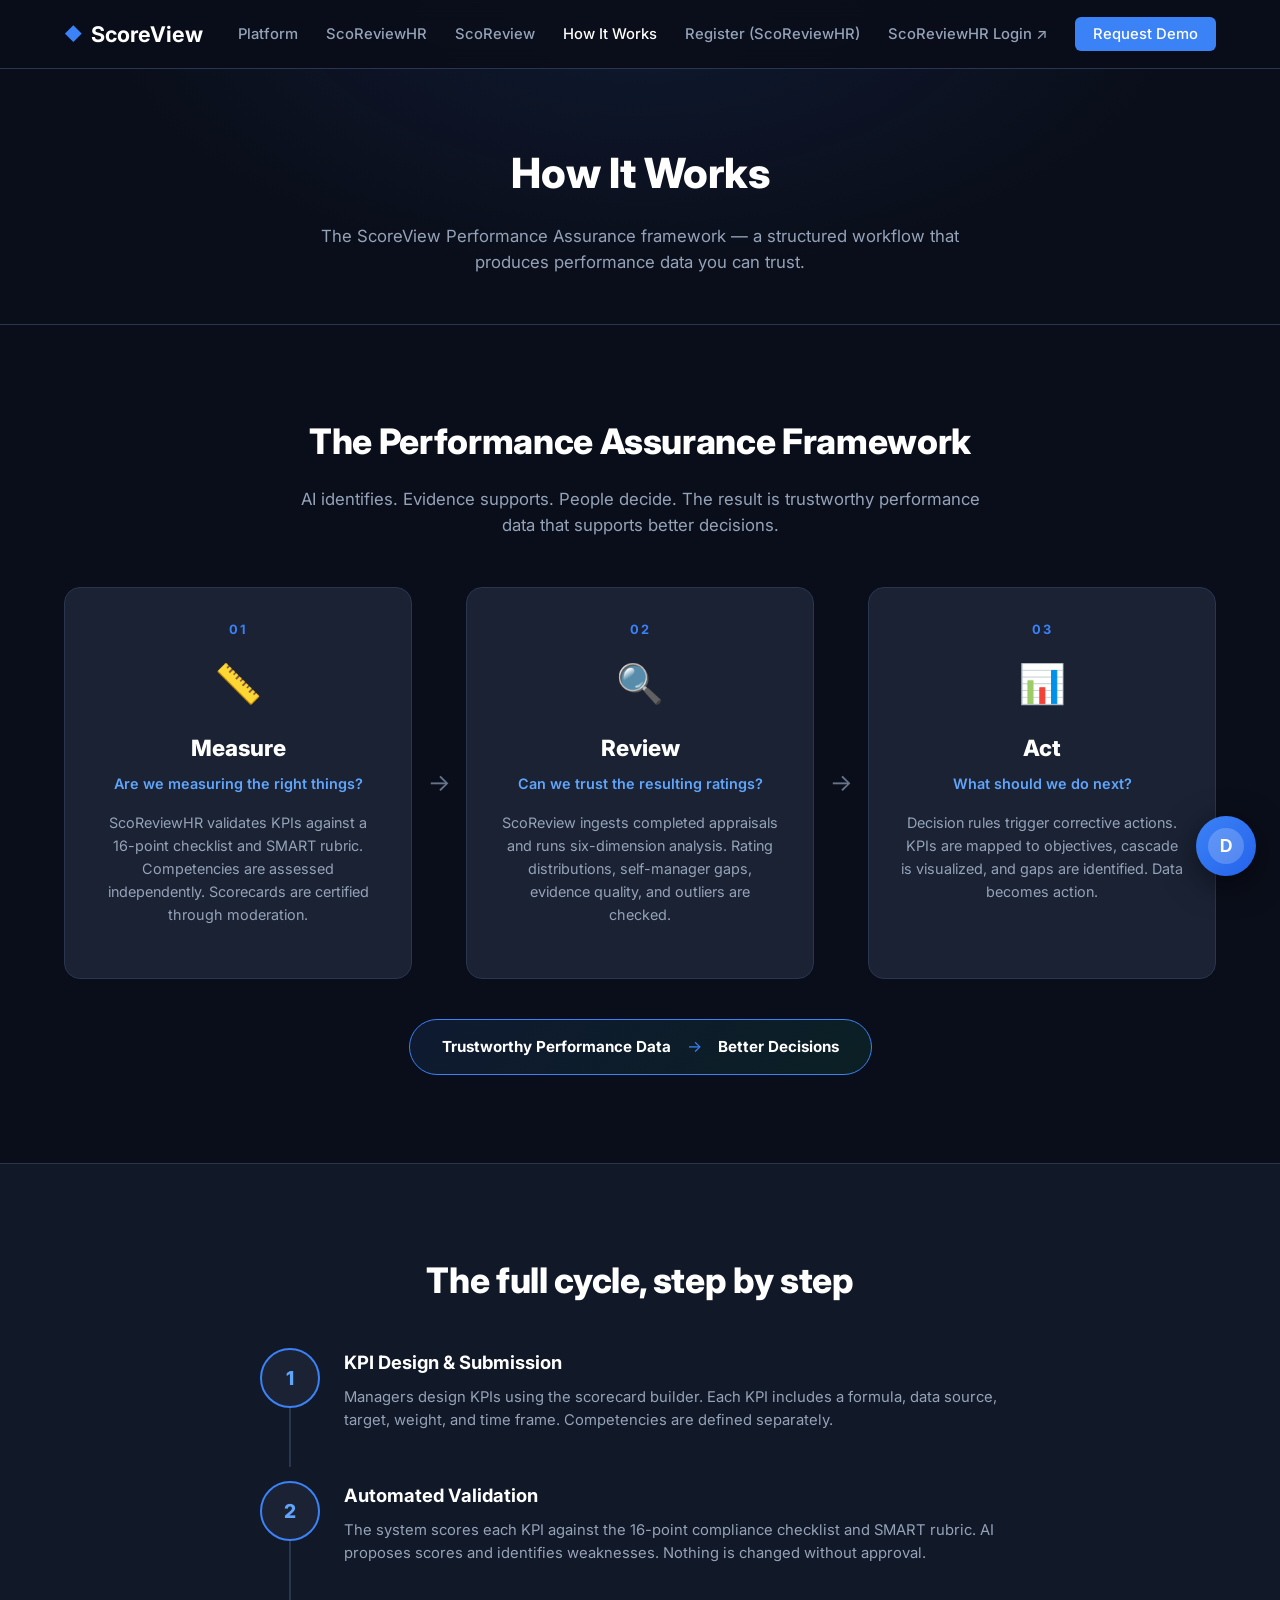
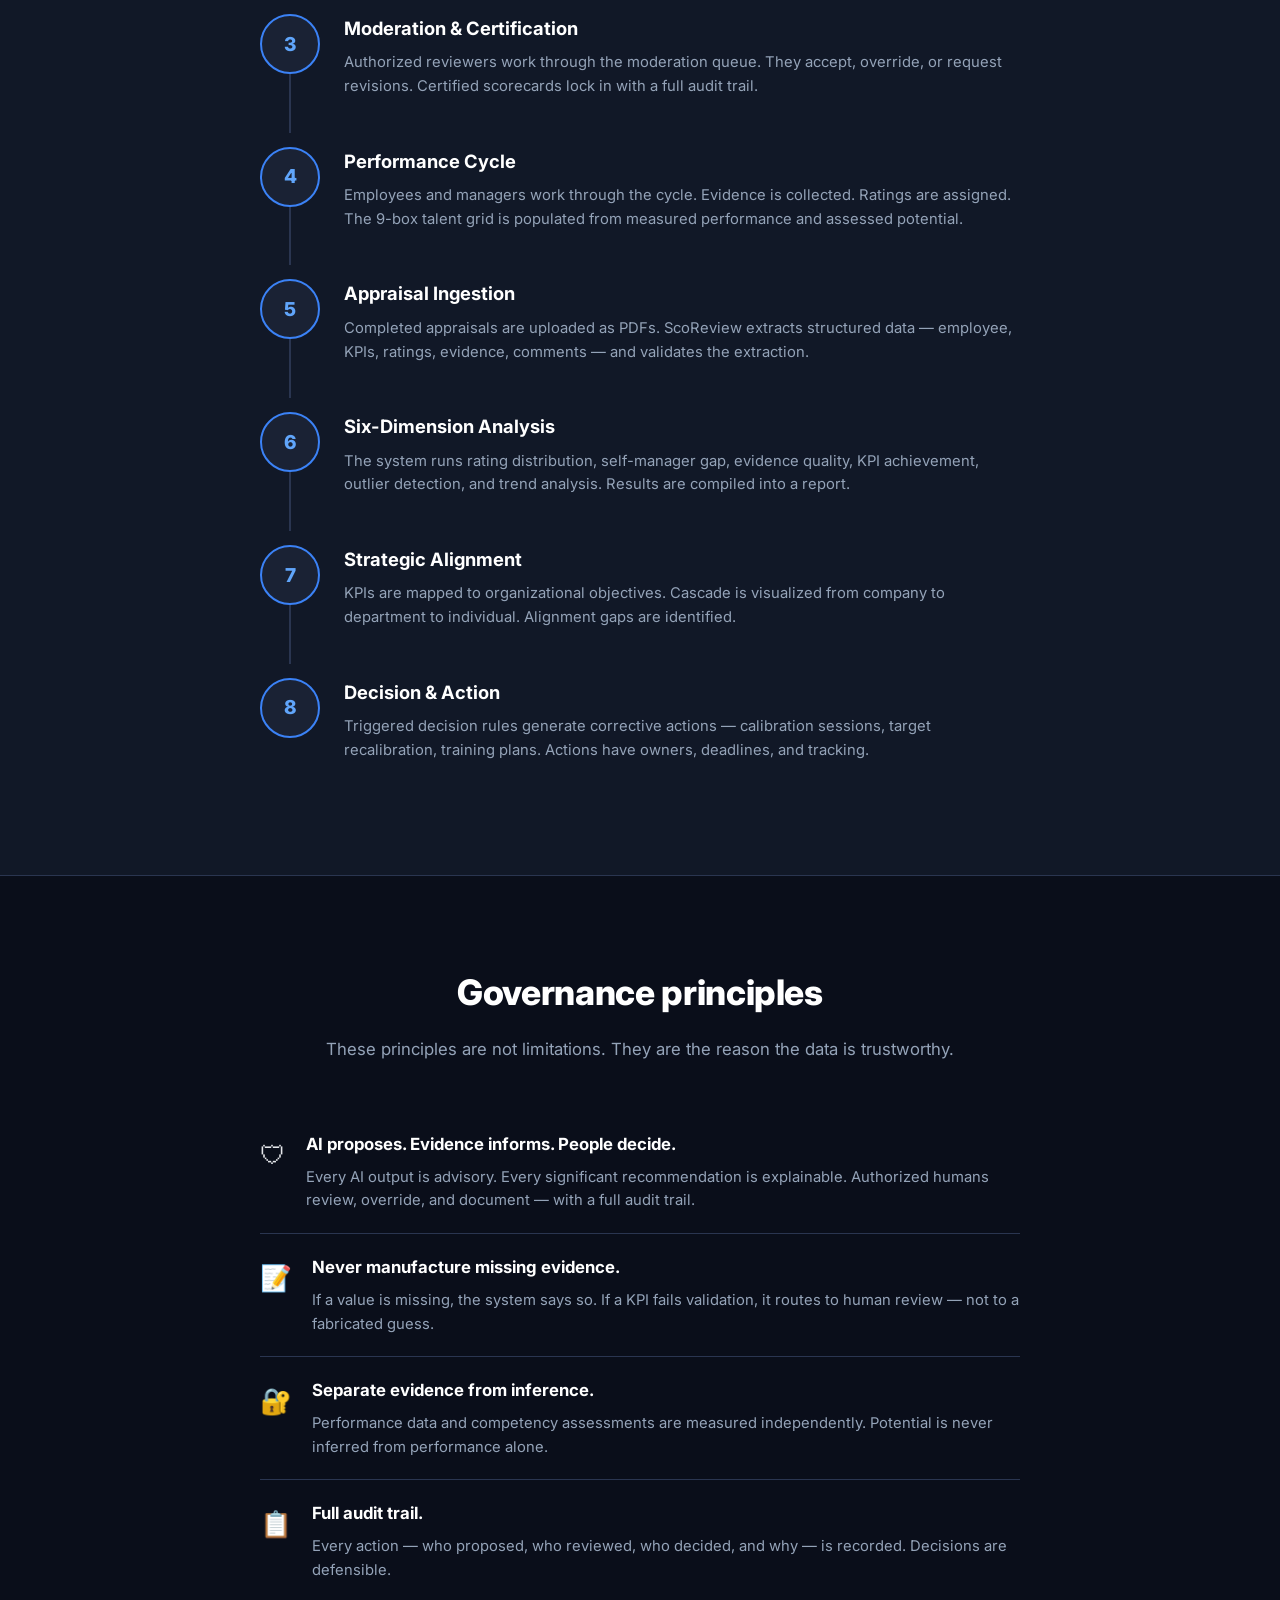
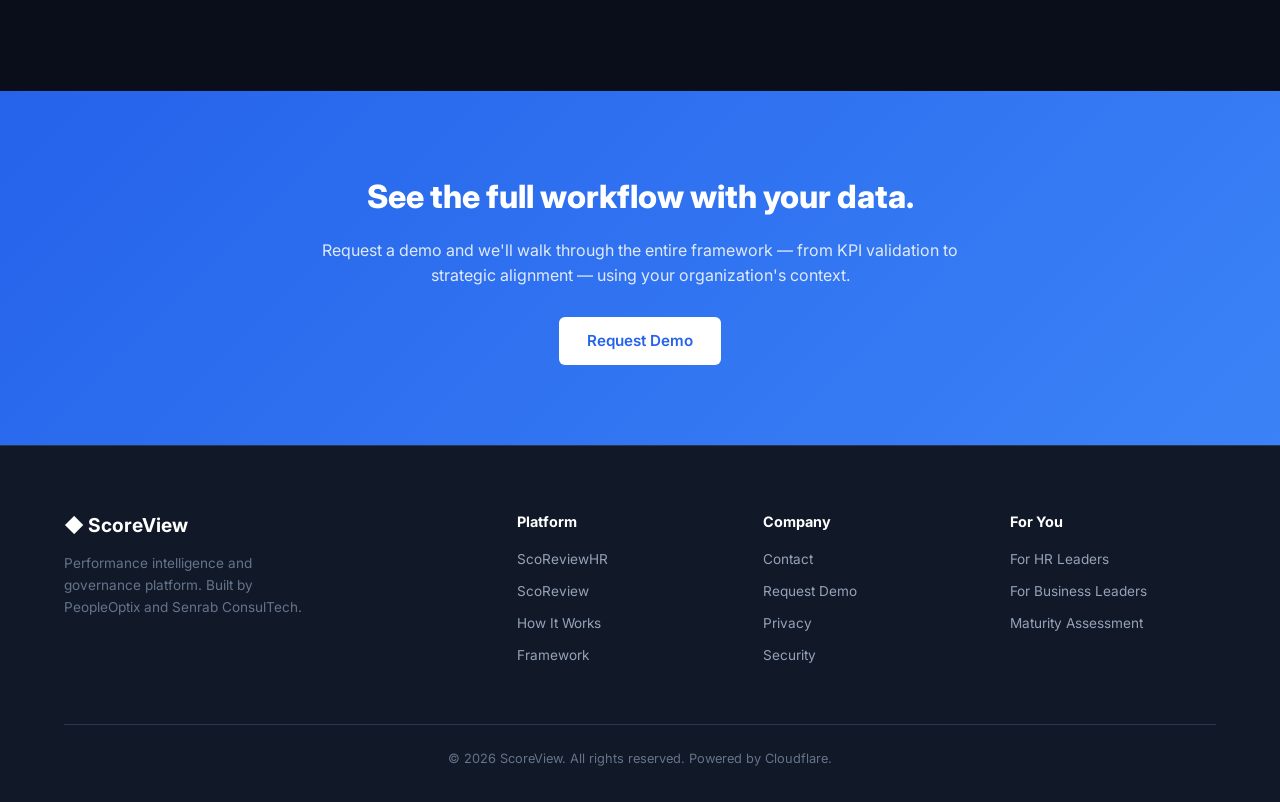
<file: how-it-works.html>
<!DOCTYPE html>
<html lang="en">
<head>
  <meta charset="UTF-8">
  <meta name="viewport" content="width=device-width, initial-scale=1.0">
  <title>How It Works — ScoreView Performance Assurance</title>
  <meta name="description" content="The ScoreView Performance Assurance framework: Measure → Review → Act → Trustworthy Performance Data → Better Decisions.">
  <link rel="preconnect" href="https://fonts.googleapis.com">
  <link rel="preconnect" href="https://fonts.gstatic.com" crossorigin>
  <link href="https://fonts.googleapis.com/css2?family=Inter:wght@300;400;500;600;700;800&display=swap" rel="stylesheet">
  <link rel="stylesheet" href="/styles.css">
  <script src="/config.js"></script>
</head>
<body>
  <!-- Navigation -->
  <nav class="nav" id="nav">
    <div class="nav-container">
      <a href="/" class="nav-logo"><span class="nav-logo-icon">◆</span> ScoreView</a>
      <button class="nav-toggle" id="navToggle" aria-label="Toggle menu" aria-expanded="false"><span></span><span></span><span></span></button>
      <ul class="nav-menu" id="navMenu">
        <li><a href="/#platform">Platform</a></li>
        <li><a href="/scoReviewHR.html">ScoReviewHR</a></li>
        <li><a href="/scoReview.html">ScoReview</a></li>
        <li><a href="/how-it-works.html" class="active">How It Works</a></li>
        <li><a href="/register.html">Register (ScoReviewHR)</a></li>
        <li><a href="https://staging.bscscoreview.com/login" target="_blank" rel="noopener">ScoReviewHR Login ↗</a></li>
        <li><a href="/request-demo.html" class="nav-cta" data-cta="demo">Request Demo</a></li>
      </ul>
    </div>
  </nav>

  <!-- Page Header -->
  <header class="page-header">
    <div class="container">
      <h1>How It Works</h1>
      <p>The ScoreView Performance Assurance framework — a structured workflow that produces performance data you can trust.</p>
    </div>
  </header>

  <!-- Framework Overview -->
  <section>
    <div class="container">
      <h2 class="section-title">The Performance Assurance Framework</h2>
      <p class="section-subtitle">AI identifies. Evidence supports. People decide. The result is trustworthy performance data that supports better decisions.</p>
      <div class="pillars-flow">
        <div class="pillar">
          <div class="pillar-number">01</div>
          <div class="pillar-icon">📏</div>
          <h3>Measure</h3>
          <p class="pillar-question">Are we measuring the right things?</p>
          <p class="pillar-desc">ScoReviewHR validates KPIs against a 16-point checklist and SMART rubric. Competencies are assessed independently. Scorecards are certified through moderation.</p>
        </div>
        <div class="pillar-connector">→</div>
        <div class="pillar">
          <div class="pillar-number">02</div>
          <div class="pillar-icon">🔍</div>
          <h3>Review</h3>
          <p class="pillar-question">Can we trust the resulting ratings?</p>
          <p class="pillar-desc">ScoReview ingests completed appraisals and runs six-dimension analysis. Rating distributions, self-manager gaps, evidence quality, and outliers are checked.</p>
        </div>
        <div class="pillar-connector">→</div>
        <div class="pillar">
          <div class="pillar-number">03</div>
          <div class="pillar-icon">📊</div>
          <h3>Act</h3>
          <p class="pillar-question">What should we do next?</p>
          <p class="pillar-desc">Decision rules trigger corrective actions. KPIs are mapped to objectives, cascade is visualized, and gaps are identified. Data becomes action.</p>
        </div>
      </div>
      <div class="pillars-result">
        <div class="pillars-result-box">
          <strong>Trustworthy Performance Data</strong>
          <span>→</span>
          <strong>Better Decisions</strong>
        </div>
      </div>
    </div>
  </section>

  <!-- Detailed Workflow -->
  <section style="background: var(--color-bg-alt); border-top: 1px solid var(--color-border); border-bottom: 1px solid var(--color-border);">
    <div class="container">
      <h2 class="section-title">The full cycle, step by step</h2>
      <div class="steps">
        <div class="step">
          <div class="step-number">1</div>
          <div>
            <h3>KPI Design & Submission</h3>
            <p>Managers design KPIs using the scorecard builder. Each KPI includes a formula, data source, target, weight, and time frame. Competencies are defined separately.</p>
          </div>
        </div>
        <div class="step">
          <div class="step-number">2</div>
          <div>
            <h3>Automated Validation</h3>
            <p>The system scores each KPI against the 16-point compliance checklist and SMART rubric. AI proposes scores and identifies weaknesses. Nothing is changed without approval.</p>
          </div>
        </div>
        <div class="step">
          <div class="step-number">3</div>
          <div>
            <h3>Moderation & Certification</h3>
            <p>Authorized reviewers work through the moderation queue. They accept, override, or request revisions. Certified scorecards lock in with a full audit trail.</p>
          </div>
        </div>
        <div class="step">
          <div class="step-number">4</div>
          <div>
            <h3>Performance Cycle</h3>
            <p>Employees and managers work through the cycle. Evidence is collected. Ratings are assigned. The 9-box talent grid is populated from measured performance and assessed potential.</p>
          </div>
        </div>
        <div class="step">
          <div class="step-number">5</div>
          <div>
            <h3>Appraisal Ingestion</h3>
            <p>Completed appraisals are uploaded as PDFs. ScoReview extracts structured data — employee, KPIs, ratings, evidence, comments — and validates the extraction.</p>
          </div>
        </div>
        <div class="step">
          <div class="step-number">6</div>
          <div>
            <h3>Six-Dimension Analysis</h3>
            <p>The system runs rating distribution, self-manager gap, evidence quality, KPI achievement, outlier detection, and trend analysis. Results are compiled into a report.</p>
          </div>
        </div>
        <div class="step">
          <div class="step-number">7</div>
          <div>
            <h3>Strategic Alignment</h3>
            <p>KPIs are mapped to organizational objectives. Cascade is visualized from company to department to individual. Alignment gaps are identified.</p>
          </div>
        </div>
        <div class="step">
          <div class="step-number">8</div>
          <div>
            <h3>Decision & Action</h3>
            <p>Triggered decision rules generate corrective actions — calibration sessions, target recalibration, training plans. Actions have owners, deadlines, and tracking.</p>
          </div>
        </div>
      </div>
    </div>
  </section>

  <!-- Governance Principles -->
  <section>
    <div class="container">
      <h2 class="section-title">Governance principles</h2>
      <p class="section-subtitle">These principles are not limitations. They are the reason the data is trustworthy.</p>
      <div class="governance-content">
        <div class="governance-principle">
          <div class="gp-icon">🛡</div>
          <div>
            <h4>AI proposes. Evidence informs. People decide.</h4>
            <p>Every AI output is advisory. Every significant recommendation is explainable. Authorized humans review, override, and document — with a full audit trail.</p>
          </div>
        </div>
        <div class="governance-principle">
          <div class="gp-icon">📝</div>
          <div>
            <h4>Never manufacture missing evidence.</h4>
            <p>If a value is missing, the system says so. If a KPI fails validation, it routes to human review — not to a fabricated guess.</p>
          </div>
        </div>
        <div class="governance-principle">
          <div class="gp-icon">🔐</div>
          <div>
            <h4>Separate evidence from inference.</h4>
            <p>Performance data and competency assessments are measured independently. Potential is never inferred from performance alone.</p>
          </div>
        </div>
        <div class="governance-principle">
          <div class="gp-icon">📋</div>
          <div>
            <h4>Full audit trail.</h4>
            <p>Every action — who proposed, who reviewed, who decided, and why — is recorded. Decisions are defensible.</p>
          </div>
        </div>
      </div>
    </div>
  </section>

  <!-- CTA -->
  <section class="maturity-cta">
    <div class="container">
      <div class="maturity-content">
        <h2>See the full workflow with your data.</h2>
        <p>Request a demo and we'll walk through the entire framework — from KPI validation to strategic alignment — using your organization's context.</p>
        <a href="/request-demo.html" class="btn btn-primary" data-cta="demo">Request Demo</a>
      </div>
    </div>
  </section>

  <!-- Footer -->
  <footer class="footer">
    <div class="container">
      <div class="footer-grid">
        <div class="footer-col">
          <div class="footer-logo">◆ ScoreView</div>
          <p class="footer-desc">Performance intelligence and governance platform. Built by PeopleOptix and Senrab ConsulTech.</p>
        </div>
        <div class="footer-col">
          <h5>Platform</h5>
          <a href="/scoReviewHR.html">ScoReviewHR</a>
          <a href="/scoReview.html">ScoReview</a>
          <a href="/how-it-works.html">How It Works</a>
          <a href="/#platform">Framework</a>
        </div>
        <div class="footer-col">
          <h5>Company</h5>
          <a href="/contact.html">Contact</a>
          <a href="/request-demo.html">Request Demo</a>
          <a href="/privacy.html">Privacy</a>
          <a href="/security.html">Security</a>
        </div>
        <div class="footer-col">
          <h5>For You</h5>
          <a href="/#insights">For HR Leaders</a>
          <a href="/#insights">For Business Leaders</a>
          <a href="/request-demo.html">Maturity Assessment</a>
        </div>
      </div>
      <div class="footer-bottom">
        <p>© 2026 ScoreView. All rights reserved. Powered by Cloudflare.</p>
      </div>
    </div>
  </footer>

  <!-- Dede AI Assistant -->
  <div class="dede-widget" id="dedeWidget">
    <button class="dede-toggle" id="dedeToggle" aria-label="Open Dede AI Assistant">
      <div class="dede-avatar">D</div>
    </button>
    <div class="dede-panel" id="dedePanel">
      <div class="dede-header">
        <div class="dede-header-avatar">D</div>
        <div class="dede-header-info">
          <div class="dede-header-name">Dede</div>
          <div class="dede-header-status">AI Assistant · Online</div>
        </div>
        <button class="dede-close" id="dedeClose" aria-label="Close">✕</button>
      </div>
      <div class="dede-messages" id="dedeMessages">
        <div class="dede-message dede-message-bot">
          <div class="dede-message-content">Hi! I'm Dede. I can walk you through the ScoreView Performance Assurance framework — Measure, Review, Act. What would you like to know?</div>
        </div>
      </div>
      <div class="dede-quick" id="dedeQuick">
        <button class="dede-quick-btn" data-q="What is the Performance Assurance framework?">What is the framework?</button>
        <button class="dede-quick-btn" data-q="How does the full cycle work?">How does the full cycle work?</button>
        <button class="dede-quick-btn" data-q="What are the governance principles?">What are the governance principles?</button>
        <button class="dede-quick-btn" data-q="How do I request a demo?">How do I request a demo?</button>
      </div>
      <div class="dede-input">
        <input type="text" id="dedeInput" placeholder="Ask Dede anything..." aria-label="Ask Dede">
        <button id="dedeSend" aria-label="Send">➤</button>
      </div>
    </div>
  </div>

  <script src="/dede-assistant.js"></script>
  <script src="/main.js"></script>
</body>
</html>
</file>
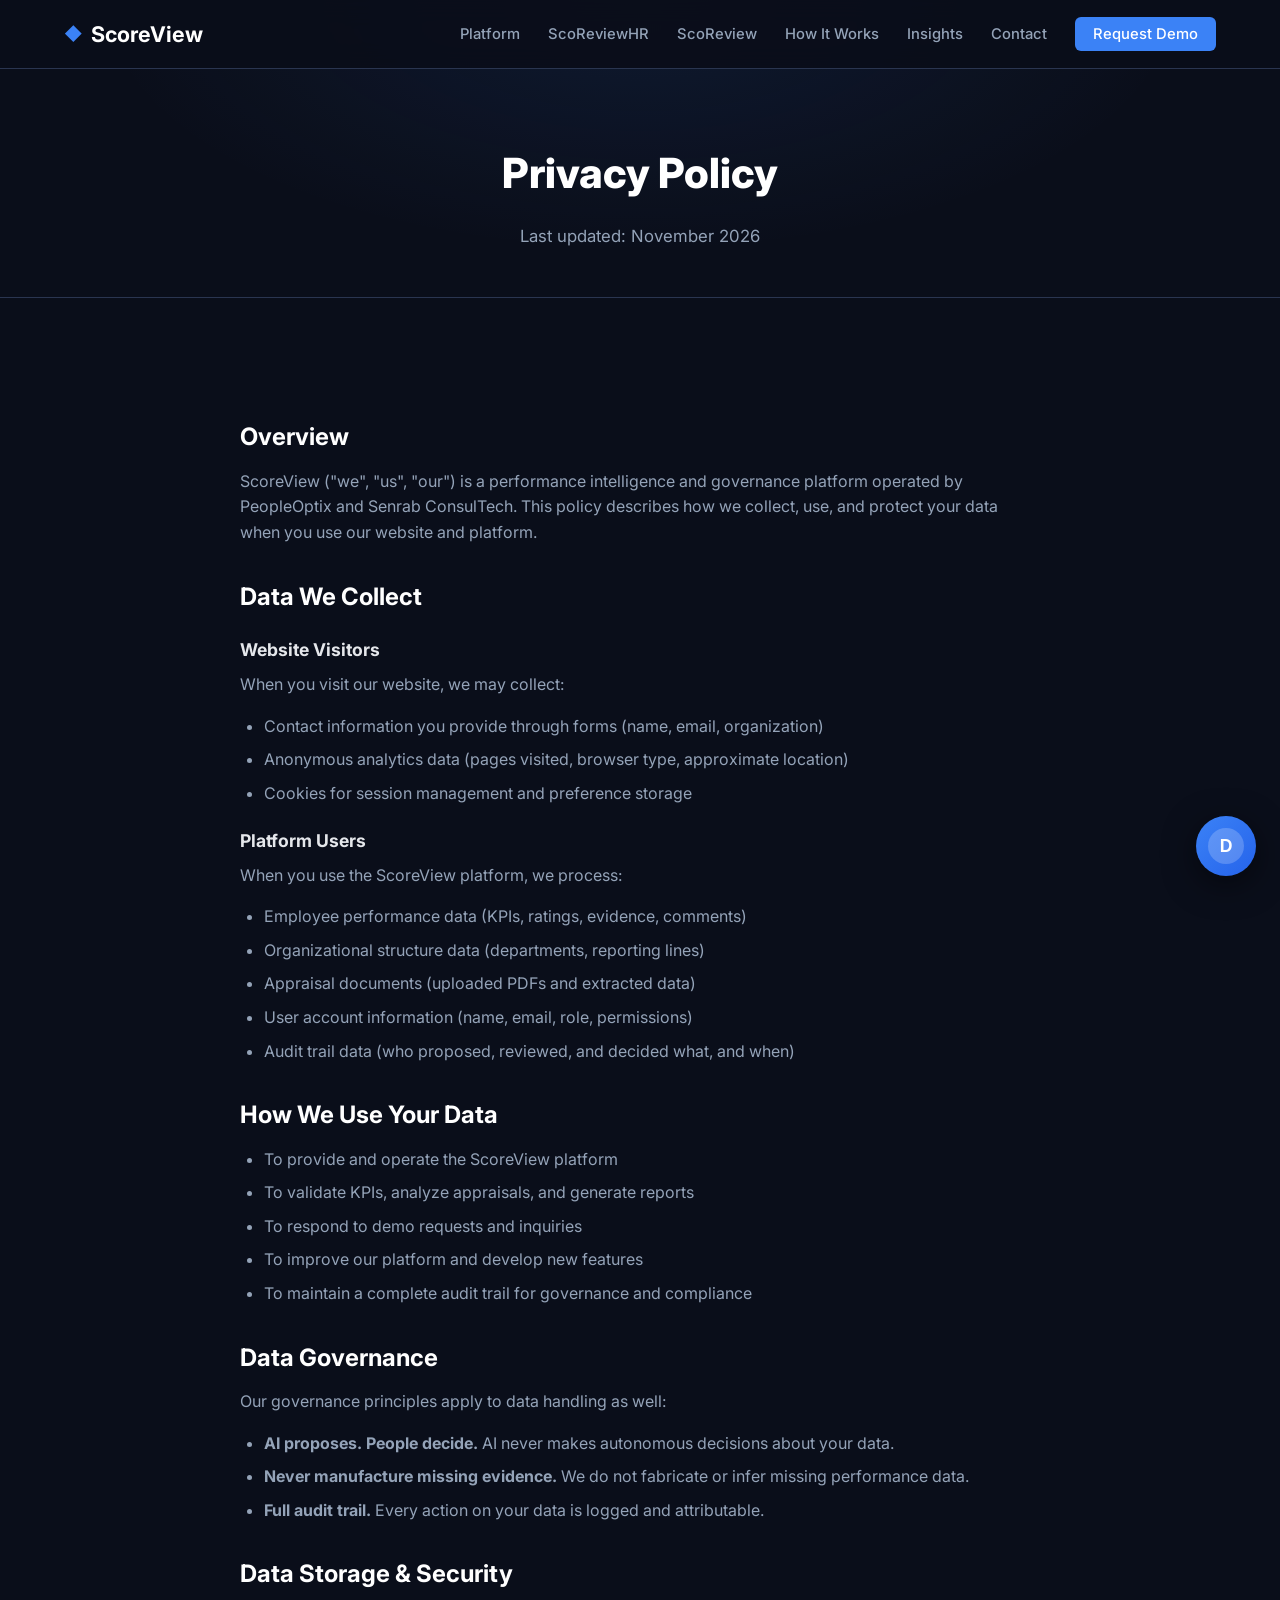
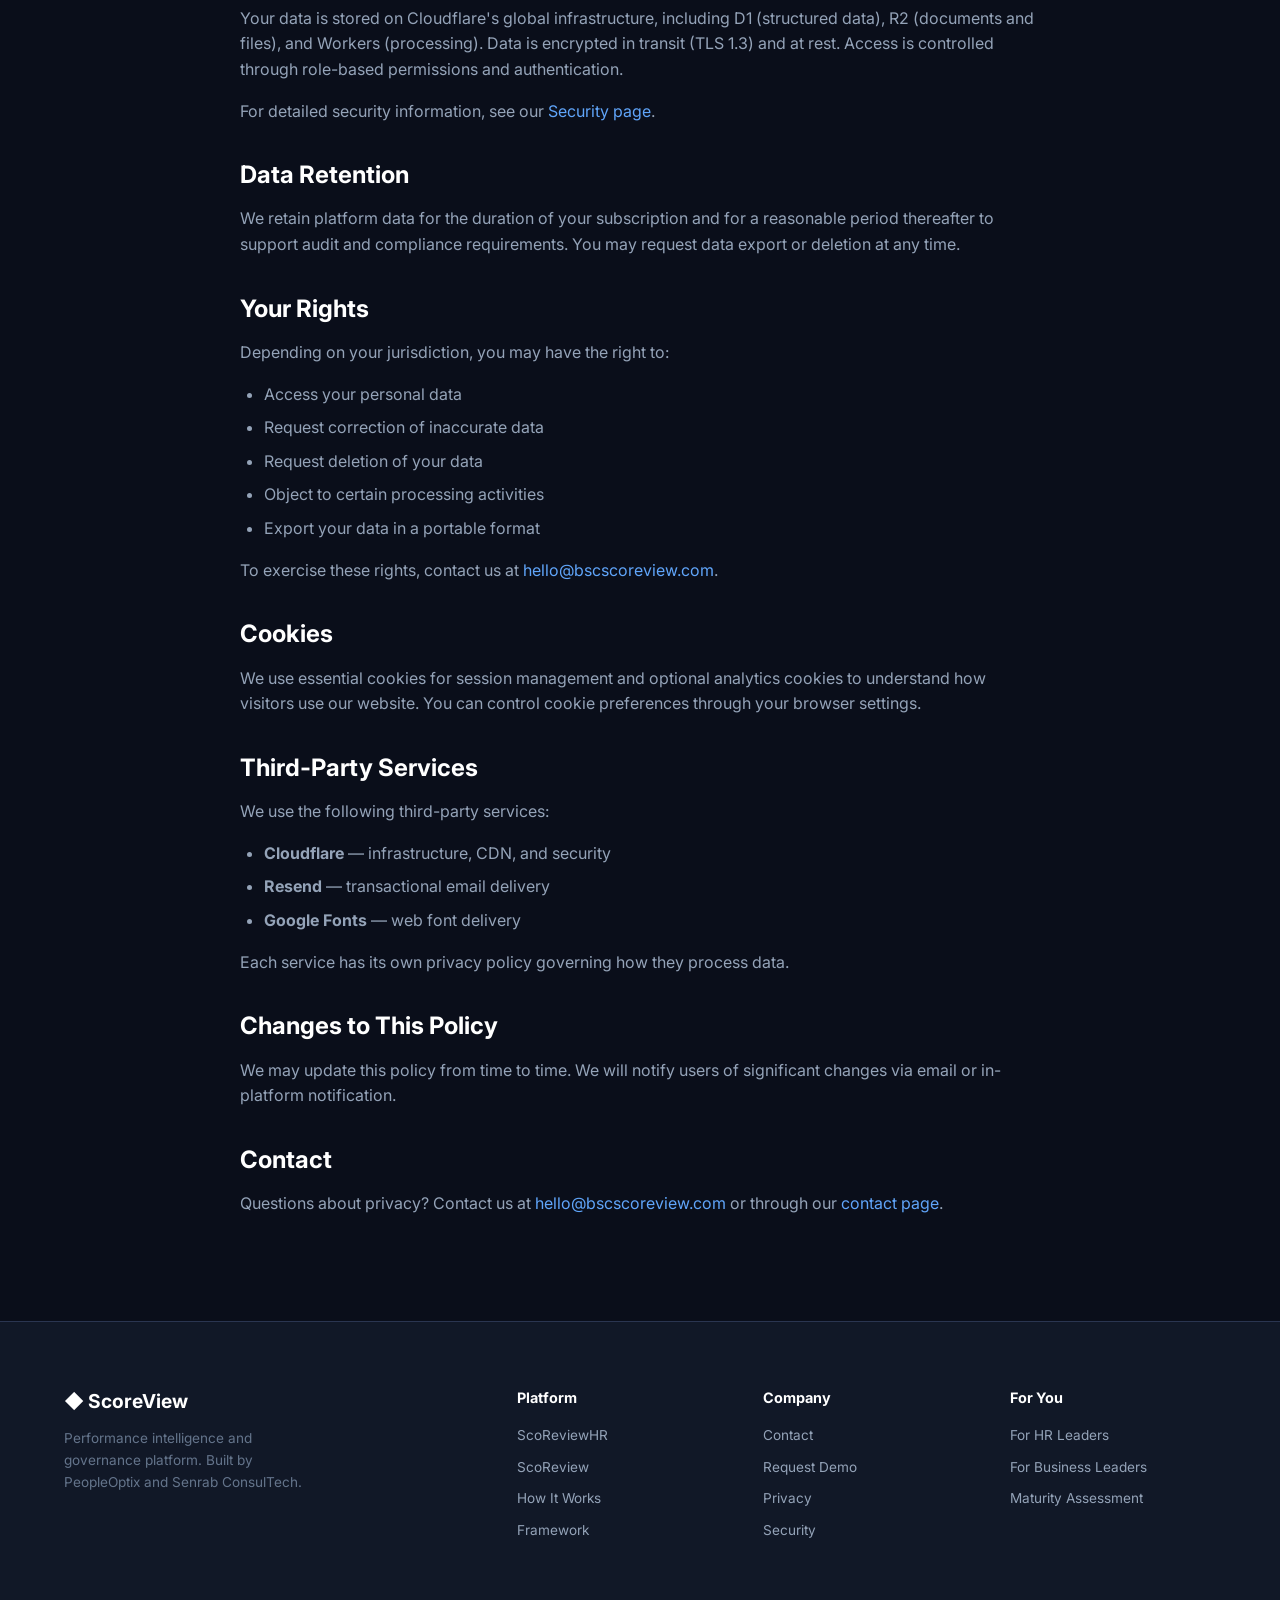
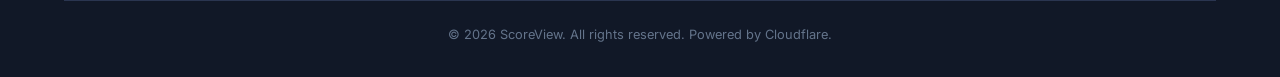
<file: privacy.html>
<!DOCTYPE html>
<html lang="en">
<head>
  <meta charset="UTF-8">
  <meta name="viewport" content="width=device-width, initial-scale=1.0">
  <title>Privacy Policy — ScoreView</title>
  <meta name="description" content="ScoreView Privacy Policy — how we collect, use, and protect your data.">
  <link rel="preconnect" href="https://fonts.googleapis.com">
  <link rel="preconnect" href="https://fonts.gstatic.com" crossorigin>
  <link href="https://fonts.googleapis.com/css2?family=Inter:wght@300;400;500;600;700;800&display=swap" rel="stylesheet">
  <link rel="stylesheet" href="/styles.css">
  <script src="/config.js"></script>
</head>
<body>
  <!-- Navigation -->
  <nav class="nav" id="nav">
    <div class="nav-container">
      <a href="/" class="nav-logo"><span class="nav-logo-icon">◆</span> ScoreView</a>
      <button class="nav-toggle" id="navToggle" aria-label="Toggle menu" aria-expanded="false"><span></span><span></span><span></span></button>
      <ul class="nav-menu" id="navMenu">
        <li><a href="/#platform">Platform</a></li>
        <li><a href="/scoReviewHR.html">ScoReviewHR</a></li>
        <li><a href="/scoReview.html">ScoReview</a></li>
        <li><a href="/how-it-works.html">How It Works</a></li>
        <li><a href="/#insights">Insights</a></li>
        <li><a href="/contact.html">Contact</a></li>
        <li><a href="/request-demo.html" class="nav-cta" data-cta="demo">Request Demo</a></li>
      </ul>
    </div>
  </nav>

  <!-- Page Header -->
  <header class="page-header">
    <div class="container">
      <h1>Privacy Policy</h1>
      <p>Last updated: November 2026</p>
    </div>
  </header>

  <!-- Content -->
  <section>
    <div class="container">
      <div class="content-section">
        <h2>Overview</h2>
        <p>ScoreView ("we", "us", "our") is a performance intelligence and governance platform operated by PeopleOptix and Senrab ConsulTech. This policy describes how we collect, use, and protect your data when you use our website and platform.</p>

        <h2>Data We Collect</h2>
        <h3>Website Visitors</h3>
        <p>When you visit our website, we may collect:</p>
        <ul>
          <li>Contact information you provide through forms (name, email, organization)</li>
          <li>Anonymous analytics data (pages visited, browser type, approximate location)</li>
          <li>Cookies for session management and preference storage</li>
        </ul>
        <h3>Platform Users</h3>
        <p>When you use the ScoreView platform, we process:</p>
        <ul>
          <li>Employee performance data (KPIs, ratings, evidence, comments)</li>
          <li>Organizational structure data (departments, reporting lines)</li>
          <li>Appraisal documents (uploaded PDFs and extracted data)</li>
          <li>User account information (name, email, role, permissions)</li>
          <li>Audit trail data (who proposed, reviewed, and decided what, and when)</li>
        </ul>

        <h2>How We Use Your Data</h2>
        <ul>
          <li>To provide and operate the ScoreView platform</li>
          <li>To validate KPIs, analyze appraisals, and generate reports</li>
          <li>To respond to demo requests and inquiries</li>
          <li>To improve our platform and develop new features</li>
          <li>To maintain a complete audit trail for governance and compliance</li>
        </ul>

        <h2>Data Governance</h2>
        <p>Our governance principles apply to data handling as well:</p>
        <ul>
          <li><strong>AI proposes. People decide.</strong> AI never makes autonomous decisions about your data.</li>
          <li><strong>Never manufacture missing evidence.</strong> We do not fabricate or infer missing performance data.</li>
          <li><strong>Full audit trail.</strong> Every action on your data is logged and attributable.</li>
        </ul>

        <h2>Data Storage & Security</h2>
        <p>Your data is stored on Cloudflare's global infrastructure, including D1 (structured data), R2 (documents and files), and Workers (processing). Data is encrypted in transit (TLS 1.3) and at rest. Access is controlled through role-based permissions and authentication.</p>
        <p>For detailed security information, see our <a href="/security.html">Security page</a>.</p>

        <h2>Data Retention</h2>
        <p>We retain platform data for the duration of your subscription and for a reasonable period thereafter to support audit and compliance requirements. You may request data export or deletion at any time.</p>

        <h2>Your Rights</h2>
        <p>Depending on your jurisdiction, you may have the right to:</p>
        <ul>
          <li>Access your personal data</li>
          <li>Request correction of inaccurate data</li>
          <li>Request deletion of your data</li>
          <li>Object to certain processing activities</li>
          <li>Export your data in a portable format</li>
        </ul>
        <p>To exercise these rights, contact us at <a href="mailto:hello@bscscoreview.com">hello@bscscoreview.com</a>.</p>

        <h2>Cookies</h2>
        <p>We use essential cookies for session management and optional analytics cookies to understand how visitors use our website. You can control cookie preferences through your browser settings.</p>

        <h2>Third-Party Services</h2>
        <p>We use the following third-party services:</p>
        <ul>
          <li><strong>Cloudflare</strong> — infrastructure, CDN, and security</li>
          <li><strong>Resend</strong> — transactional email delivery</li>
          <li><strong>Google Fonts</strong> — web font delivery</li>
        </ul>
        <p>Each service has its own privacy policy governing how they process data.</p>

        <h2>Changes to This Policy</h2>
        <p>We may update this policy from time to time. We will notify users of significant changes via email or in-platform notification.</p>

        <h2>Contact</h2>
        <p>Questions about privacy? Contact us at <a href="mailto:hello@bscscoreview.com">hello@bscscoreview.com</a> or through our <a href="/contact.html">contact page</a>.</p>
      </div>
    </div>
  </section>

  <!-- Footer -->
  <footer class="footer">
    <div class="container">
      <div class="footer-grid">
        <div class="footer-col">
          <div class="footer-logo">◆ ScoreView</div>
          <p class="footer-desc">Performance intelligence and governance platform. Built by PeopleOptix and Senrab ConsulTech.</p>
        </div>
        <div class="footer-col">
          <h5>Platform</h5>
          <a href="/scoReviewHR.html">ScoReviewHR</a>
          <a href="/scoReview.html">ScoReview</a>
          <a href="/how-it-works.html">How It Works</a>
          <a href="/#platform">Framework</a>
        </div>
        <div class="footer-col">
          <h5>Company</h5>
          <a href="/contact.html">Contact</a>
          <a href="/request-demo.html">Request Demo</a>
          <a href="/privacy.html">Privacy</a>
          <a href="/security.html">Security</a>
        </div>
        <div class="footer-col">
          <h5>For You</h5>
          <a href="/#insights">For HR Leaders</a>
          <a href="/#insights">For Business Leaders</a>
          <a href="/request-demo.html">Maturity Assessment</a>
        </div>
      </div>
      <div class="footer-bottom">
        <p>© 2026 ScoreView. All rights reserved. Powered by Cloudflare.</p>
      </div>
    </div>
  </footer>

  <!-- Dede AI Assistant -->
  <div class="dede-widget" id="dedeWidget">
    <button class="dede-toggle" id="dedeToggle" aria-label="Open Dede AI Assistant">
      <div class="dede-avatar">D</div>
    </button>
    <div class="dede-panel" id="dedePanel">
      <div class="dede-header">
        <div class="dede-header-avatar">D</div>
        <div class="dede-header-info">
          <div class="dede-header-name">Dede</div>
          <div class="dede-header-status">AI Assistant · Online</div>
        </div>
        <button class="dede-close" id="dedeClose" aria-label="Close">✕</button>
      </div>
      <div class="dede-messages" id="dedeMessages">
        <div class="dede-message dede-message-bot">
          <div class="dede-message-content">Hi! I'm Dede. Have a question about our privacy policy or data handling? I'm here to help.</div>
        </div>
      </div>
      <div class="dede-quick" id="dedeQuick">
        <button class="dede-quick-btn" data-q="How is my data stored?">How is my data stored?</button>
        <button class="dede-quick-btn" data-q="How do I delete my data?">How do I delete my data?</button>
      </div>
      <div class="dede-input">
        <input type="text" id="dedeInput" placeholder="Ask Dede anything..." aria-label="Ask Dede">
        <button id="dedeSend" aria-label="Send">➤</button>
      </div>
    </div>
  </div>

  <script src="/dede-assistant.js"></script>
  <script src="/main.js"></script>
</body>
</html>
</file>
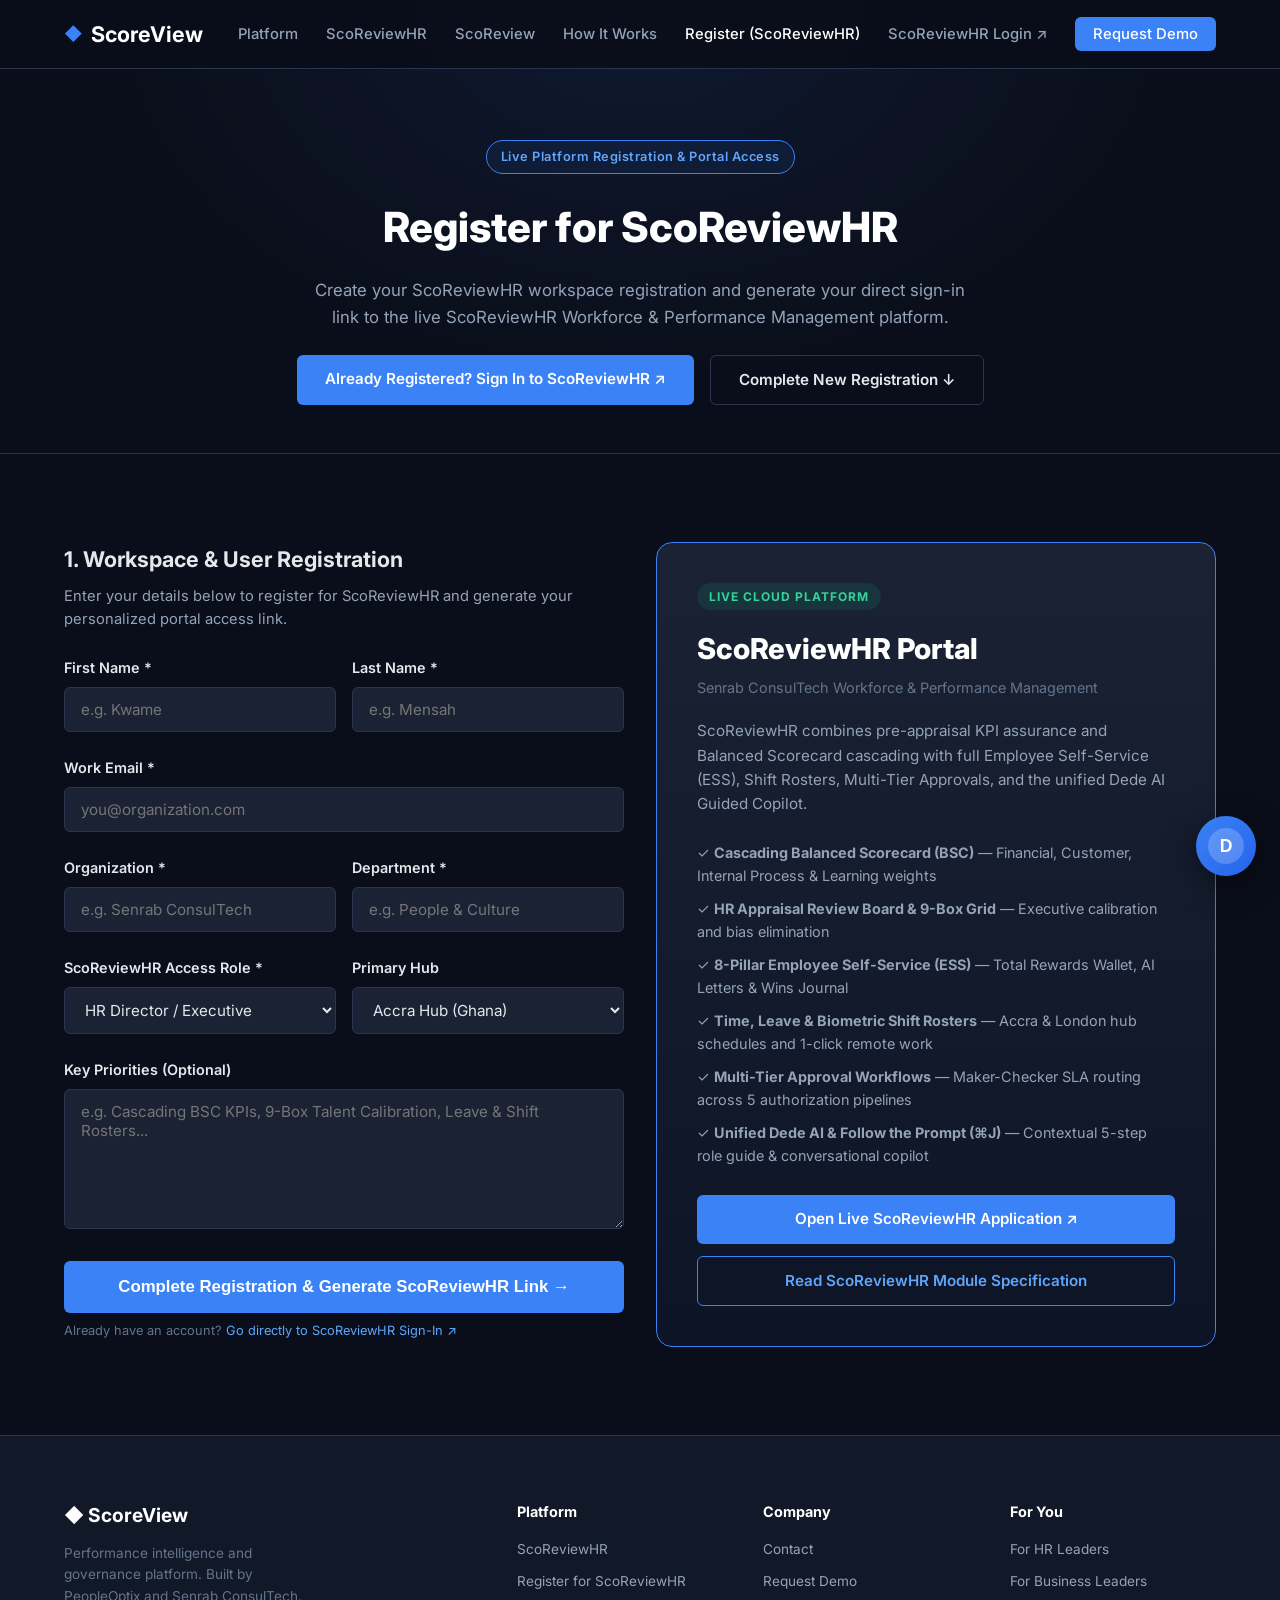
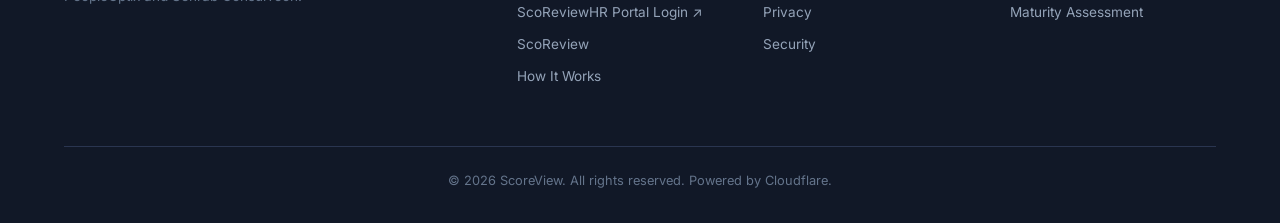
<file: register.html>
<!DOCTYPE html>
<html lang="en">
<head>
  <meta charset="UTF-8">
  <meta name="viewport" content="width=device-width, initial-scale=1.0">
  <title>Register &amp; Launch ScoReviewHR | ScoreView</title>
  <meta name="description" content="Register your organization or employee profile for ScoReviewHR and launch directly into the live ScoReviewHR Workforce & Performance Management portal.">
  <link rel="preconnect" href="https://fonts.googleapis.com">
  <link rel="preconnect" href="https://fonts.gstatic.com" crossorigin>
  <link href="https://fonts.googleapis.com/css2?family=Inter:wght@300;400;500;600;700;800&display=swap" rel="stylesheet">
  <link rel="stylesheet" href="/styles.css">
  <script src="/config.js"></script>
</head>
<body>
  <!-- Navigation -->
  <nav class="nav" id="nav">
    <div class="nav-container">
      <a href="/" class="nav-logo"><span class="nav-logo-icon">◆</span> ScoreView</a>
      <button class="nav-toggle" id="navToggle" aria-label="Toggle menu" aria-expanded="false"><span></span><span></span><span></span></button>
      <ul class="nav-menu" id="navMenu">
        <li><a href="/#platform">Platform</a></li>
        <li><a href="/scoReviewHR.html">ScoReviewHR</a></li>
        <li><a href="/scoReview.html">ScoReview</a></li>
        <li><a href="/how-it-works.html">How It Works</a></li>
        <li><a href="/register.html" class="active">Register (ScoReviewHR)</a></li>
        <li><a href="https://staging.bscscoreview.com/login" target="_blank" rel="noopener">ScoReviewHR Login ↗</a></li>
        <li><a href="/request-demo.html" class="nav-cta" data-cta="demo">Request Demo</a></li>
      </ul>
    </div>
  </nav>

  <!-- Page Header -->
  <header class="page-header">
    <div class="container">
      <span class="hero-badge">Live Platform Registration &amp; Portal Access</span>
      <h1>Register for ScoReviewHR</h1>
      <p>Create your ScoReviewHR workspace registration and generate your direct sign-in link to the live ScoReviewHR Workforce &amp; Performance Management platform.</p>
      <div class="hero-ctas" style="justify-content: center; margin-top: 1.5rem;">
        <a href="https://staging.bscscoreview.com/login" class="btn btn-primary" target="_blank" rel="noopener">
          Already Registered? Sign In to ScoReviewHR ↗
        </a>
        <a href="#registration-form" class="btn btn-secondary">
          Complete New Registration ↓
        </a>
      </div>
    </div>
  </header>

  <!-- Registration & Instant Link Generation -->
  <section id="registration-form">
    <div class="container">
      <div class="product-grid" style="align-items: start;">
        <!-- Left Column: Registration Form -->
        <div class="form-section" style="margin: 0; max-width: 100%;">
          <h3 style="margin-bottom: 0.5rem; font-size: 1.35rem;">1. Workspace &amp; User Registration</h3>
          <p style="color: var(--color-text-muted, #94a3b8); font-size: 0.92rem; margin-bottom: 1.5rem;">
            Enter your details below to register for ScoReviewHR and generate your personalized portal access link.
          </p>

          <!-- Generated Link Card (Shown immediately on submit) -->
          <div id="registrationGeneratedCard" class="form-success" style="padding: 1.25rem; border-radius: 12px; margin-bottom: 1.5rem;">
            <div style="font-weight: 700; font-size: 1.05rem; margin-bottom: 0.4rem;">
              ✓ ScoReviewHR Registration Complete!
            </div>
            <p id="registrationSummaryText" style="font-size: 0.9rem; margin-bottom: 0.85rem; line-height: 1.5;">
              Your profile has been registered. Click your generated portal link below to launch ScoReviewHR:
            </p>
            <div style="background: rgba(15, 23, 42, 0.65); border: 1px solid rgba(59, 130, 246, 0.45); border-radius: 8px; padding: 0.75rem 1rem; margin-bottom: 1rem; word-break: break-all; font-family: monospace; font-size: 0.85rem;">
              <a id="generatedPortalLink" href="https://staging.bscscoreview.com/login" target="_blank" rel="noopener" style="color: #60a5fa; text-decoration: underline;">
                https://staging.bscscoreview.com/login
              </a>
            </div>
            <div style="display: flex; gap: 0.75rem; flex-wrap: wrap;">
              <a id="generatedPortalButton" href="https://staging.bscscoreview.com/login" target="_blank" rel="noopener" class="btn btn-primary">
                Launch ScoReviewHR Portal Now ↗
              </a>
            </div>
          </div>

          <form id="scoreviewHrRegisterForm" data-form="scoreviewhr-registration">
            <div class="form-row">
              <div class="form-group">
                <label for="regFirstName">First Name *</label>
                <input type="text" id="regFirstName" name="firstName" placeholder="e.g. Kwame" required>
              </div>
              <div class="form-group">
                <label for="regLastName">Last Name *</label>
                <input type="text" id="regLastName" name="lastName" placeholder="e.g. Mensah" required>
              </div>
            </div>
            <div class="form-group">
              <label for="regEmail">Work Email *</label>
              <input type="email" id="regEmail" name="email" placeholder="you@organization.com" required>
            </div>
            <div class="form-row">
              <div class="form-group">
                <label for="regOrganization">Organization *</label>
                <input type="text" id="regOrganization" name="organization" placeholder="e.g. Senrab ConsulTech" required>
              </div>
              <div class="form-group">
                <label for="regDepartment">Department *</label>
                <input type="text" id="regDepartment" name="department" placeholder="e.g. People &amp; Culture" required>
              </div>
            </div>
            <div class="form-row">
              <div class="form-group">
                <label for="regPersona">ScoReviewHR Access Role *</label>
                <select id="regPersona" name="role" required>
                  <option value="hr_director">HR Director / Executive</option>
                  <option value="hr_admin">HR Operations Admin</option>
                  <option value="line_manager">Line Manager / Squad Lead</option>
                  <option value="employee">Employee Self-Service (ESS)</option>
                </select>
              </div>
              <div class="form-group">
                <label for="regHub">Primary Hub</label>
                <select id="regHub" name="hub">
                  <option value="Accra">Accra Hub (Ghana)</option>
                  <option value="London">London Hub (UK)</option>
                  <option value="Hybrid">Hybrid / Global Remote</option>
                </select>
              </div>
            </div>
            <div class="form-group">
              <label for="regNotes">Key Priorities (Optional)</label>
              <textarea id="regNotes" name="message" placeholder="e.g. Cascading BSC KPIs, 9-Box Talent Calibration, Leave &amp; Shift Rosters..."></textarea>
            </div>
            <button type="submit" class="btn btn-primary btn-lg" style="width: 100%;">
              Complete Registration &amp; Generate ScoReviewHR Link →
            </button>
            <p class="form-note">
              Already have an account? <a href="https://staging.bscscoreview.com/login" target="_blank" rel="noopener">Go directly to ScoReviewHR Sign-In ↗</a>
            </p>
          </form>
        </div>

        <!-- Right Column: Direct ScoReviewHR Portal Overview & Instant Access -->
        <div class="product-card product-card-featured" style="margin: 0;">
          <div class="product-tag">Live Cloud Platform</div>
          <h3>ScoReviewHR Portal</h3>
          <p class="product-tagline">Senrab ConsulTech Workforce &amp; Performance Management</p>
          <p class="product-desc">
            ScoReviewHR combines pre-appraisal KPI assurance and Balanced Scorecard cascading with full Employee Self-Service (ESS), Shift Rosters, Multi-Tier Approvals, and the unified Dede AI Guided Copilot.
          </p>
          <ul class="product-features">
            <li>✓ <strong>Cascading Balanced Scorecard (BSC)</strong> — Financial, Customer, Internal Process &amp; Learning weights</li>
            <li>✓ <strong>HR Appraisal Review Board &amp; 9-Box Grid</strong> — Executive calibration and bias elimination</li>
            <li>✓ <strong>8-Pillar Employee Self-Service (ESS)</strong> — Total Rewards Wallet, AI Letters &amp; Wins Journal</li>
            <li>✓ <strong>Time, Leave &amp; Biometric Shift Rosters</strong> — Accra &amp; London hub schedules and 1-click remote work</li>
            <li>✓ <strong>Multi-Tier Approval Workflows</strong> — Maker-Checker SLA routing across 5 authorization pipelines</li>
            <li>✓ <strong>Unified Dede AI &amp; Follow the Prompt (⌘J)</strong> — Contextual 5-step role guide &amp; conversational copilot</li>
          </ul>
          <div style="display: flex; flex-direction: column; gap: 0.75rem; margin-top: 1.5rem;">
            <a href="https://staging.bscscoreview.com/login" target="_blank" rel="noopener" class="btn btn-primary" style="text-align: center;">
              Open Live ScoReviewHR Application ↗
            </a>
            <a href="/scoReviewHR.html" class="btn btn-outline" style="text-align: center;">
              Read ScoReviewHR Module Specification
            </a>
          </div>
        </div>
      </div>
    </div>
  </section>

  <!-- Footer -->
  <footer class="footer">
    <div class="container">
      <div class="footer-grid">
        <div class="footer-col">
          <div class="footer-logo">◆ ScoreView</div>
          <p class="footer-desc">Performance intelligence and governance platform. Built by PeopleOptix and Senrab ConsulTech.</p>
        </div>
        <div class="footer-col">
          <h5>Platform</h5>
          <a href="/scoReviewHR.html">ScoReviewHR</a>
          <a href="/register.html">Register for ScoReviewHR</a>
          <a href="https://staging.bscscoreview.com/login" target="_blank" rel="noopener">ScoReviewHR Portal Login ↗</a>
          <a href="/scoReview.html">ScoReview</a>
          <a href="/how-it-works.html">How It Works</a>
        </div>
        <div class="footer-col">
          <h5>Company</h5>
          <a href="/contact.html">Contact</a>
          <a href="/request-demo.html">Request Demo</a>
          <a href="/privacy.html">Privacy</a>
          <a href="/security.html">Security</a>
        </div>
        <div class="footer-col">
          <h5>For You</h5>
          <a href="/#insights">For HR Leaders</a>
          <a href="/#insights">For Business Leaders</a>
          <a href="/request-demo.html">Maturity Assessment</a>
        </div>
      </div>
      <div class="footer-bottom">
        <p>© 2026 ScoreView. All rights reserved. Powered by Cloudflare.</p>
      </div>
    </div>
  </footer>

  <!-- Dede AI Assistant -->
  <div class="dede-widget" id="dedeWidget">
    <button class="dede-toggle" id="dedeToggle" aria-label="Open Dede AI Assistant">
      <div class="dede-avatar">D</div>
    </button>
    <div class="dede-panel" id="dedePanel">
      <div class="dede-header">
        <div class="dede-header-avatar">D</div>
        <div class="dede-header-info">
          <div class="dede-header-name">Dede</div>
          <div class="dede-header-status">AI Assistant · Online</div>
        </div>
        <button class="dede-close" id="dedeClose" aria-label="Close">✕</button>
      </div>
      <div class="dede-messages" id="dedeMessages">
        <div class="dede-message dede-message-bot">
          <div class="dede-message-content">Hi! I'm Dede. Register here to generate your direct access link to ScoReviewHR (`https://staging.bscscoreview.com/login`), or click "Sign In to ScoReviewHR" if you already have an account!</div>
        </div>
      </div>
      <div class="dede-quick" id="dedeQuick">
        <button class="dede-quick-btn" data-q="How do I access ScoReviewHR?">How do I access ScoReviewHR?</button>
        <button class="dede-quick-btn" data-q="What roles are available in ScoReviewHR?">What roles are available?</button>
        <button class="dede-quick-btn" data-q="How does KPI validation work?">How does KPI validation work?</button>
      </div>
      <div class="dede-input">
        <input type="text" id="dedeInput" placeholder="Ask Dede anything..." aria-label="Ask Dede">
        <button id="dedeSend" aria-label="Send">➤</button>
      </div>
    </div>
  </div>

  <script src="/dede-assistant.js"></script>
  <script src="/main.js"></script>
</body>
</html>
</file>
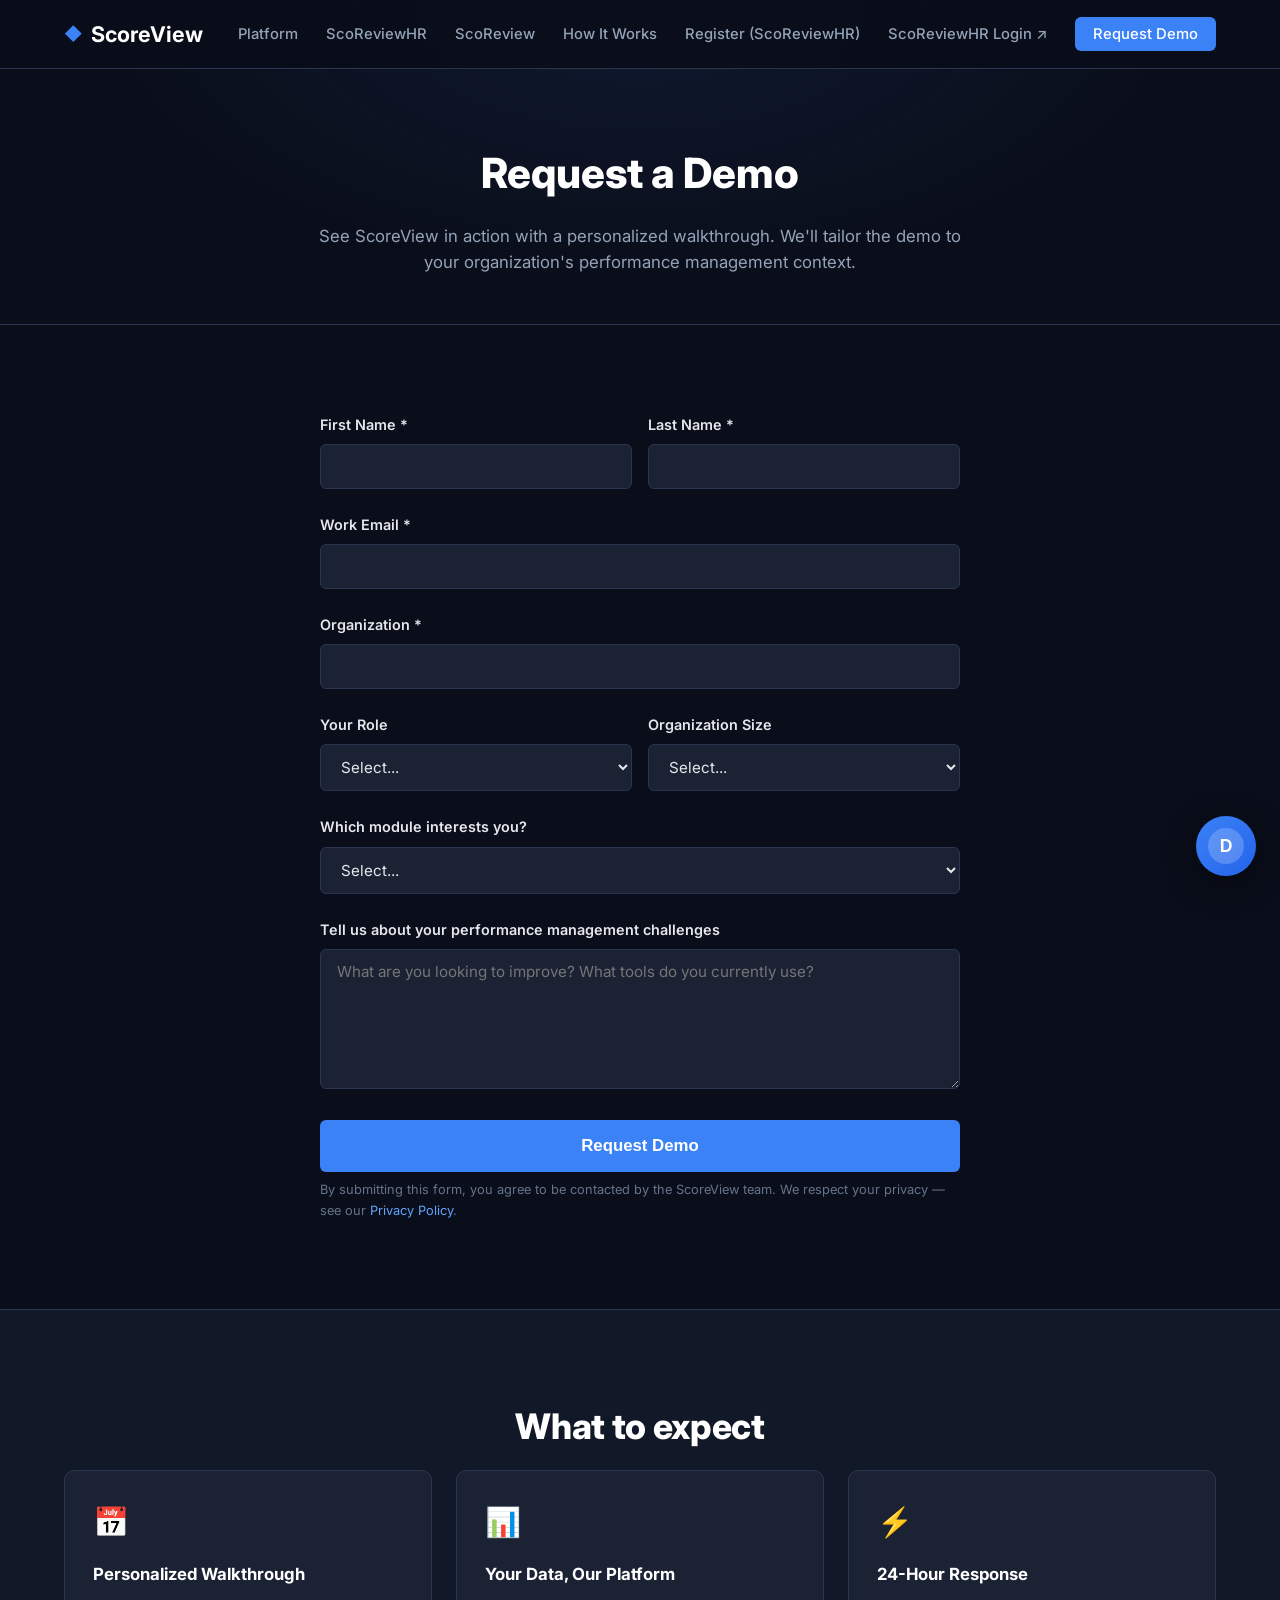
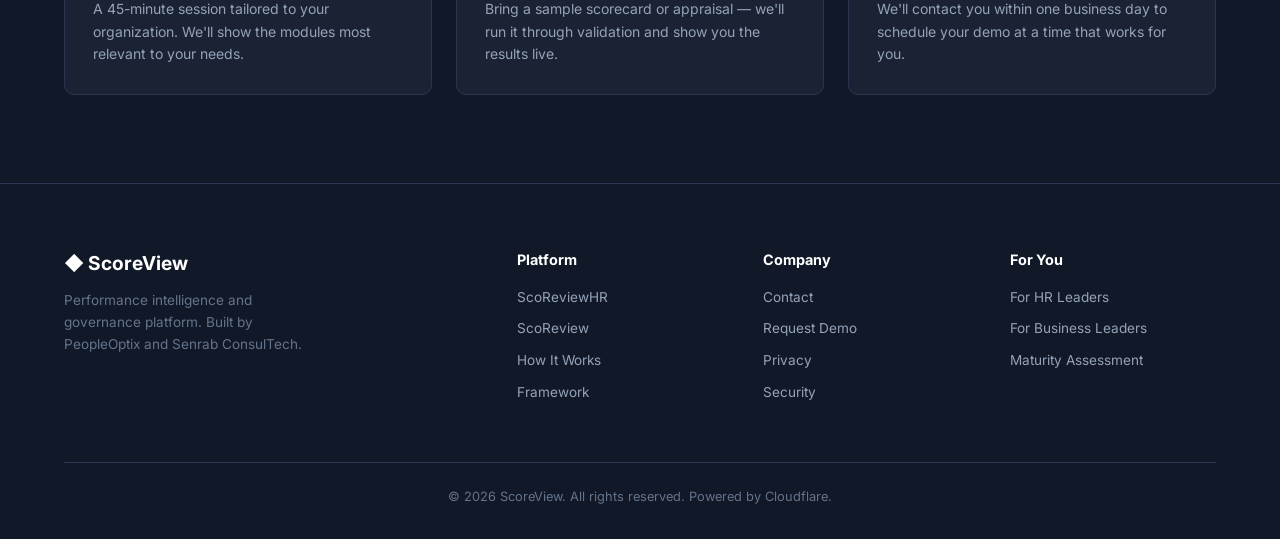
<file: request-demo.html>
<!DOCTYPE html>
<html lang="en">
<head>
  <meta charset="UTF-8">
  <meta name="viewport" content="width=device-width, initial-scale=1.0">
  <title>Request a Demo — ScoreView</title>
  <meta name="description" content="Request a personalized demo of ScoreView. See KPI validation, appraisal review, moderation, and strategic alignment in action.">
  <link rel="preconnect" href="https://fonts.googleapis.com">
  <link rel="preconnect" href="https://fonts.gstatic.com" crossorigin>
  <link href="https://fonts.googleapis.com/css2?family=Inter:wght@300;400;500;600;700;800&display=swap" rel="stylesheet">
  <link rel="stylesheet" href="/styles.css">
  <script src="/config.js"></script>
</head>
<body>
  <!-- Navigation -->
  <nav class="nav" id="nav">
    <div class="nav-container">
      <a href="/" class="nav-logo"><span class="nav-logo-icon">◆</span> ScoreView</a>
      <button class="nav-toggle" id="navToggle" aria-label="Toggle menu" aria-expanded="false"><span></span><span></span><span></span></button>
      <ul class="nav-menu" id="navMenu">
        <li><a href="/#platform">Platform</a></li>
        <li><a href="/scoReviewHR.html">ScoReviewHR</a></li>
        <li><a href="/scoReview.html">ScoReview</a></li>
        <li><a href="/how-it-works.html">How It Works</a></li>
        <li><a href="/register.html">Register (ScoReviewHR)</a></li>
        <li><a href="https://staging.bscscoreview.com/login" target="_blank" rel="noopener">ScoReviewHR Login ↗</a></li>
        <li><a href="/request-demo.html" class="nav-cta active" data-cta="demo">Request Demo</a></li>
      </ul>
    </div>
  </nav>

  <!-- Page Header -->
  <header class="page-header">
    <div class="container">
      <h1>Request a Demo</h1>
      <p>See ScoreView in action with a personalized walkthrough. We'll tailor the demo to your organization's performance management context.</p>
    </div>
  </header>

  <!-- Form -->
  <section>
    <div class="container">
      <div class="form-section">
        <div class="form-success">Thank you! Your demo request has been received. Our team will contact you within 24 hours to schedule your personalized walkthrough.</div>
        <form data-form="demo-request">
          <div class="form-row">
            <div class="form-group">
              <label for="firstName">First Name *</label>
              <input type="text" id="firstName" name="firstName" required>
            </div>
            <div class="form-group">
              <label for="lastName">Last Name *</label>
              <input type="text" id="lastName" name="lastName" required>
            </div>
          </div>
          <div class="form-group">
            <label for="email">Work Email *</label>
            <input type="email" id="email" name="email" required>
          </div>
          <div class="form-group">
            <label for="organization">Organization *</label>
            <input type="text" id="organization" name="organization" required>
          </div>
          <div class="form-row">
            <div class="form-group">
              <label for="role">Your Role</label>
              <select id="role" name="role">
                <option value="">Select...</option>
                <option value="hr-leader">HR Leader / CHRO</option>
                <option value="people-ops">People Operations</option>
                <option value="business-leader">Business Leader / CEO</option>
                <option value="consultant">HR Consultant</option>
                <option value="other">Other</option>
              </select>
            </div>
            <div class="form-group">
              <label for="orgSize">Organization Size</label>
              <select id="orgSize" name="orgSize">
                <option value="">Select...</option>
                <option value="50-200">50–200 employees</option>
                <option value="200-500">200–500 employees</option>
                <option value="500-1000">500–1,000 employees</option>
                <option value="1000+">1,000+ employees</option>
              </select>
            </div>
          </div>
          <div class="form-group">
            <label for="interest">Which module interests you?</label>
            <select id="interest" name="interest">
              <option value="">Select...</option>
              <option value="scoReviewHR">ScoReviewHR (Pre-Appraisal)</option>
              <option value="scoReview">ScoReview (Post-Appraisal)</option>
              <option value="both">Both modules</option>
              <option value="maturity">Performance Maturity Assessment</option>
            </select>
          </div>
          <div class="form-group">
            <label for="message">Tell us about your performance management challenges</label>
            <textarea id="message" name="message" placeholder="What are you looking to improve? What tools do you currently use?"></textarea>
          </div>
          <button type="submit" class="btn btn-primary btn-lg" style="width:100%;">Request Demo</button>
          <p class="form-note">By submitting this form, you agree to be contacted by the ScoreView team. We respect your privacy — see our <a href="/privacy.html">Privacy Policy</a>.</p>
        </form>
      </div>
    </div>
  </section>

  <!-- What to Expect -->
  <section style="background: var(--color-bg-alt); border-top: 1px solid var(--color-border);">
    <div class="container">
      <h2 class="section-title">What to expect</h2>
      <div class="feature-grid">
        <div class="feature-card">
          <div class="feature-icon">📅</div>
          <h3>Personalized Walkthrough</h3>
          <p>A 45-minute session tailored to your organization. We'll show the modules most relevant to your needs.</p>
        </div>
        <div class="feature-card">
          <div class="feature-icon">📊</div>
          <h3>Your Data, Our Platform</h3>
          <p>Bring a sample scorecard or appraisal — we'll run it through validation and show you the results live.</p>
        </div>
        <div class="feature-card">
          <div class="feature-icon">⚡</div>
          <h3>24-Hour Response</h3>
          <p>We'll contact you within one business day to schedule your demo at a time that works for you.</p>
        </div>
      </div>
    </div>
  </section>

  <!-- Footer -->
  <footer class="footer">
    <div class="container">
      <div class="footer-grid">
        <div class="footer-col">
          <div class="footer-logo">◆ ScoreView</div>
          <p class="footer-desc">Performance intelligence and governance platform. Built by PeopleOptix and Senrab ConsulTech.</p>
        </div>
        <div class="footer-col">
          <h5>Platform</h5>
          <a href="/scoReviewHR.html">ScoReviewHR</a>
          <a href="/scoReview.html">ScoReview</a>
          <a href="/how-it-works.html">How It Works</a>
          <a href="/#platform">Framework</a>
        </div>
        <div class="footer-col">
          <h5>Company</h5>
          <a href="/contact.html">Contact</a>
          <a href="/request-demo.html">Request Demo</a>
          <a href="/privacy.html">Privacy</a>
          <a href="/security.html">Security</a>
        </div>
        <div class="footer-col">
          <h5>For You</h5>
          <a href="/#insights">For HR Leaders</a>
          <a href="/#insights">For Business Leaders</a>
          <a href="/request-demo.html">Maturity Assessment</a>
        </div>
      </div>
      <div class="footer-bottom">
        <p>© 2026 ScoreView. All rights reserved. Powered by Cloudflare.</p>
      </div>
    </div>
  </footer>

  <!-- Dede AI Assistant -->
  <div class="dede-widget" id="dedeWidget">
    <button class="dede-toggle" id="dedeToggle" aria-label="Open Dede AI Assistant">
      <div class="dede-avatar">D</div>
    </button>
    <div class="dede-panel" id="dedePanel">
      <div class="dede-header">
        <div class="dede-header-avatar">D</div>
        <div class="dede-header-info">
          <div class="dede-header-name">Dede</div>
          <div class="dede-header-status">AI Assistant · Online</div>
        </div>
        <button class="dede-close" id="dedeClose" aria-label="Close">✕</button>
      </div>
      <div class="dede-messages" id="dedeMessages">
        <div class="dede-message dede-message-bot">
          <div class="dede-message-content">Hi! I'm Dede. Need help deciding which module is right for you? I can explain the differences between ScoReviewHR and ScoReview, or answer any questions before your demo.</div>
        </div>
      </div>
      <div class="dede-quick" id="dedeQuick">
        <button class="dede-quick-btn" data-q="Which module should I choose?">Which module should I choose?</button>
        <button class="dede-quick-btn" data-q="What happens in the demo?">What happens in the demo?</button>
        <button class="dede-quick-btn" data-q="How long is the demo?">How long is the demo?</button>
      </div>
      <div class="dede-input">
        <input type="text" id="dedeInput" placeholder="Ask Dede anything..." aria-label="Ask Dede">
        <button id="dedeSend" aria-label="Send">➤</button>
      </div>
    </div>
  </div>

  <script src="/dede-assistant.js"></script>
  <script src="/main.js"></script>
</body>
</html>
</file>
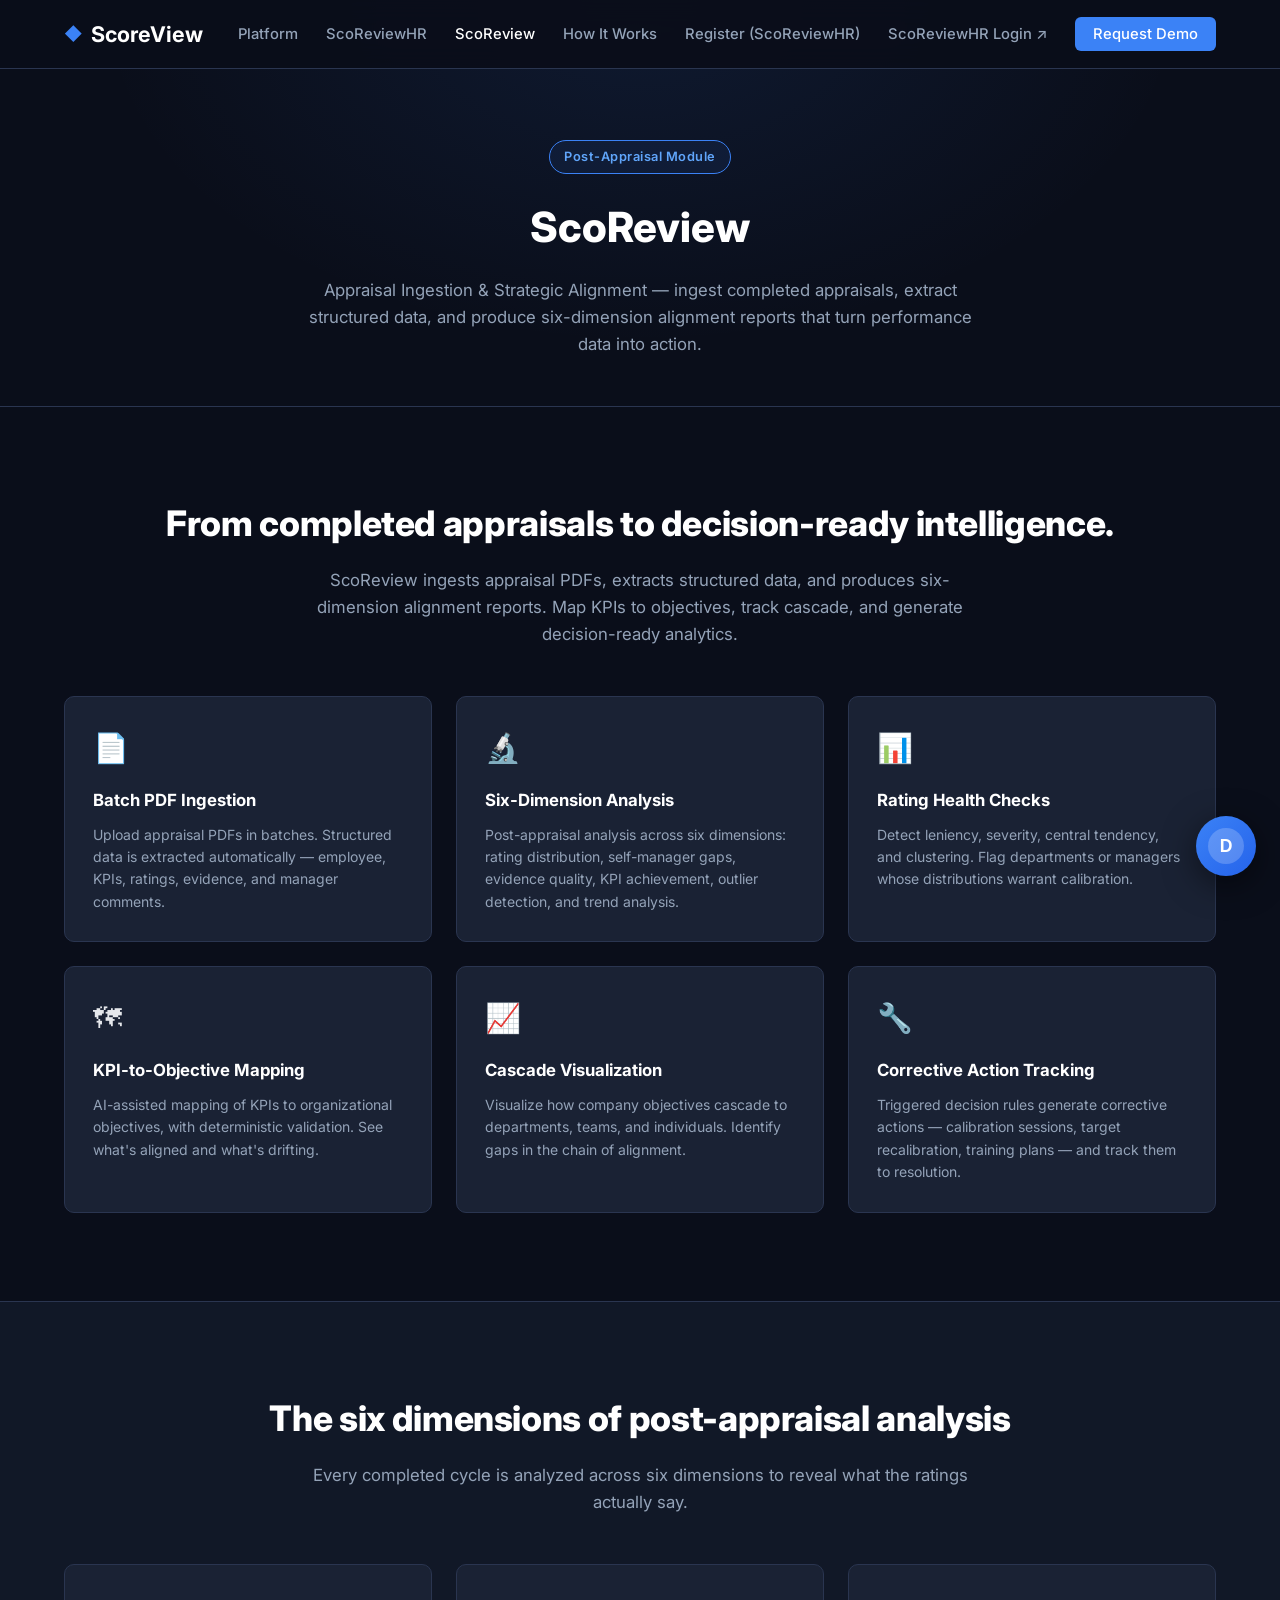
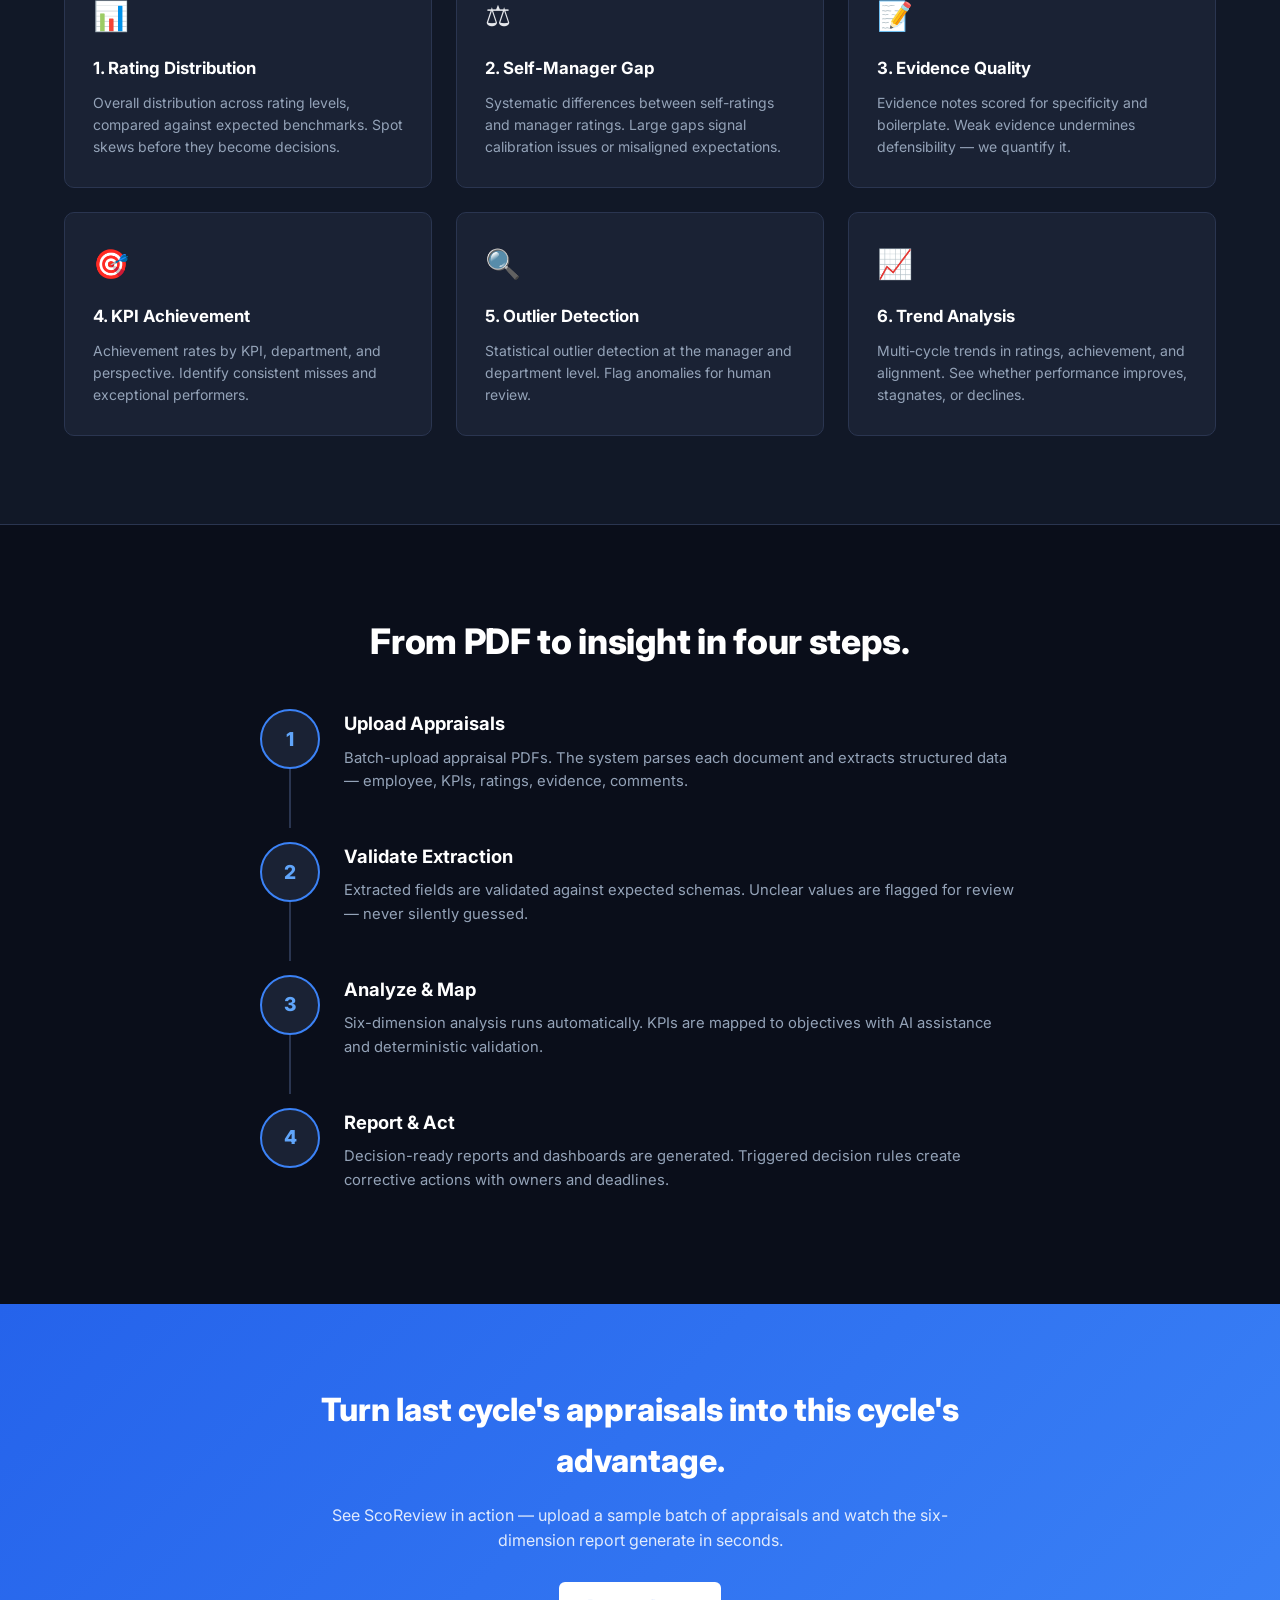
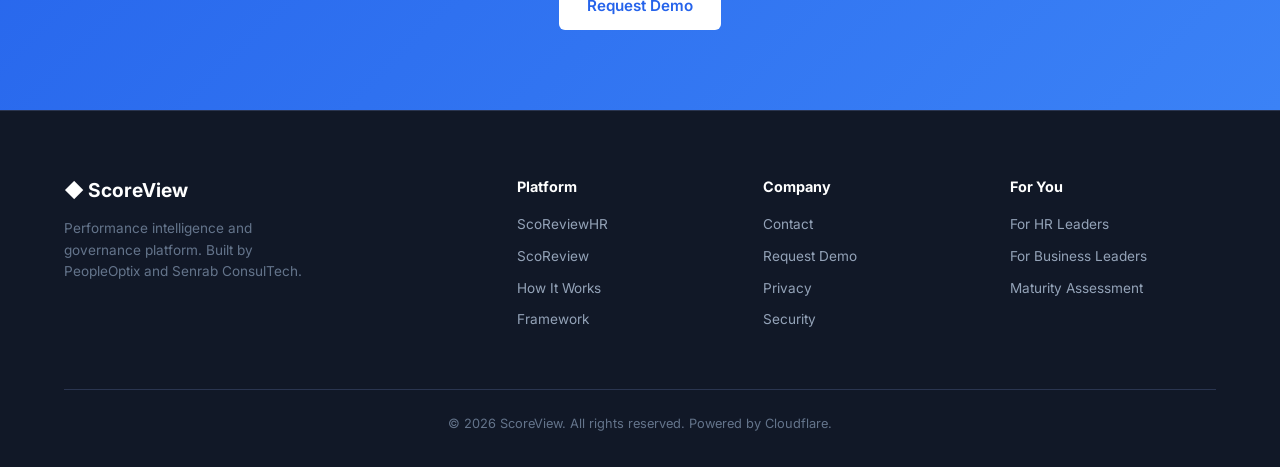
<file: scoReview.html>
<!DOCTYPE html>
<html lang="en">
<head>
  <meta charset="UTF-8">
  <meta name="viewport" content="width=device-width, initial-scale=1.0">
  <title>ScoReview — Appraisal Ingestion & Strategic Alignment | ScoreView</title>
  <meta name="description" content="ScoReview ingests appraisal PDFs, extracts structured data, and produces six-dimension alignment reports. Map KPIs to objectives, track cascade, and generate decision-ready analytics.">
  <link rel="preconnect" href="https://fonts.googleapis.com">
  <link rel="preconnect" href="https://fonts.gstatic.com" crossorigin>
  <link href="https://fonts.googleapis.com/css2?family=Inter:wght@300;400;500;600;700;800&display=swap" rel="stylesheet">
  <link rel="stylesheet" href="/styles.css">
  <script src="/config.js"></script>
</head>
<body>
  <!-- Navigation -->
  <nav class="nav" id="nav">
    <div class="nav-container">
      <a href="/" class="nav-logo"><span class="nav-logo-icon">◆</span> ScoreView</a>
      <button class="nav-toggle" id="navToggle" aria-label="Toggle menu" aria-expanded="false"><span></span><span></span><span></span></button>
      <ul class="nav-menu" id="navMenu">
        <li><a href="/#platform">Platform</a></li>
        <li><a href="/scoReviewHR.html">ScoReviewHR</a></li>
        <li><a href="/scoReview.html" class="active">ScoReview</a></li>
        <li><a href="/how-it-works.html">How It Works</a></li>
        <li><a href="/register.html">Register (ScoReviewHR)</a></li>
        <li><a href="https://staging.bscscoreview.com/login" target="_blank" rel="noopener">ScoReviewHR Login ↗</a></li>
        <li><a href="/request-demo.html" class="nav-cta" data-cta="demo">Request Demo</a></li>
      </ul>
    </div>
  </nav>

  <!-- Page Header -->
  <header class="page-header">
    <div class="container">
      <span class="hero-badge">Post-Appraisal Module</span>
      <h1>ScoReview</h1>
      <p>Appraisal Ingestion & Strategic Alignment — ingest completed appraisals, extract structured data, and produce six-dimension alignment reports that turn performance data into action.</p>
    </div>
  </header>

  <!-- Overview -->
  <section>
    <div class="container">
      <h2 class="section-title">From completed appraisals to decision-ready intelligence.</h2>
      <p class="section-subtitle">ScoReview ingests appraisal PDFs, extracts structured data, and produces six-dimension alignment reports. Map KPIs to objectives, track cascade, and generate decision-ready analytics.</p>
      <div class="feature-grid">
        <div class="feature-card">
          <div class="feature-icon">📄</div>
          <h3>Batch PDF Ingestion</h3>
          <p>Upload appraisal PDFs in batches. Structured data is extracted automatically — employee, KPIs, ratings, evidence, and manager comments.</p>
        </div>
        <div class="feature-card">
          <div class="feature-icon">🔬</div>
          <h3>Six-Dimension Analysis</h3>
          <p>Post-appraisal analysis across six dimensions: rating distribution, self-manager gaps, evidence quality, KPI achievement, outlier detection, and trend analysis.</p>
        </div>
        <div class="feature-card">
          <div class="feature-icon">📊</div>
          <h3>Rating Health Checks</h3>
          <p>Detect leniency, severity, central tendency, and clustering. Flag departments or managers whose distributions warrant calibration.</p>
        </div>
        <div class="feature-card">
          <div class="feature-icon">🗺</div>
          <h3>KPI-to-Objective Mapping</h3>
          <p>AI-assisted mapping of KPIs to organizational objectives, with deterministic validation. See what's aligned and what's drifting.</p>
        </div>
        <div class="feature-card">
          <div class="feature-icon">📈</div>
          <h3>Cascade Visualization</h3>
          <p>Visualize how company objectives cascade to departments, teams, and individuals. Identify gaps in the chain of alignment.</p>
        </div>
        <div class="feature-card">
          <div class="feature-icon">🔧</div>
          <h3>Corrective Action Tracking</h3>
          <p>Triggered decision rules generate corrective actions — calibration sessions, target recalibration, training plans — and track them to resolution.</p>
        </div>
      </div>
    </div>
  </section>

  <!-- Six Dimensions -->
  <section style="background: var(--color-bg-alt); border-top: 1px solid var(--color-border); border-bottom: 1px solid var(--color-border);">
    <div class="container">
      <h2 class="section-title">The six dimensions of post-appraisal analysis</h2>
      <p class="section-subtitle">Every completed cycle is analyzed across six dimensions to reveal what the ratings actually say.</p>
      <div class="feature-grid">
        <div class="feature-card">
          <div class="feature-icon">📊</div>
          <h3>1. Rating Distribution</h3>
          <p>Overall distribution across rating levels, compared against expected benchmarks. Spot skews before they become decisions.</p>
        </div>
        <div class="feature-card">
          <div class="feature-icon">⚖</div>
          <h3>2. Self-Manager Gap</h3>
          <p>Systematic differences between self-ratings and manager ratings. Large gaps signal calibration issues or misaligned expectations.</p>
        </div>
        <div class="feature-card">
          <div class="feature-icon">📝</div>
          <h3>3. Evidence Quality</h3>
          <p>Evidence notes scored for specificity and boilerplate. Weak evidence undermines defensibility — we quantify it.</p>
        </div>
        <div class="feature-card">
          <div class="feature-icon">🎯</div>
          <h3>4. KPI Achievement</h3>
          <p>Achievement rates by KPI, department, and perspective. Identify consistent misses and exceptional performers.</p>
        </div>
        <div class="feature-card">
          <div class="feature-icon">🔍</div>
          <h3>5. Outlier Detection</h3>
          <p>Statistical outlier detection at the manager and department level. Flag anomalies for human review.</p>
        </div>
        <div class="feature-card">
          <div class="feature-icon">📈</div>
          <h3>6. Trend Analysis</h3>
          <p>Multi-cycle trends in ratings, achievement, and alignment. See whether performance improves, stagnates, or declines.</p>
        </div>
      </div>
    </div>
  </section>

  <!-- Ingestion Workflow -->
  <section>
    <div class="container">
      <h2 class="section-title">From PDF to insight in four steps.</h2>
      <div class="steps">
        <div class="step">
          <div class="step-number">1</div>
          <div>
            <h3>Upload Appraisals</h3>
            <p>Batch-upload appraisal PDFs. The system parses each document and extracts structured data — employee, KPIs, ratings, evidence, comments.</p>
          </div>
        </div>
        <div class="step">
          <div class="step-number">2</div>
          <div>
            <h3>Validate Extraction</h3>
            <p>Extracted fields are validated against expected schemas. Unclear values are flagged for review — never silently guessed.</p>
          </div>
        </div>
        <div class="step">
          <div class="step-number">3</div>
          <div>
            <h3>Analyze & Map</h3>
            <p>Six-dimension analysis runs automatically. KPIs are mapped to objectives with AI assistance and deterministic validation.</p>
          </div>
        </div>
        <div class="step">
          <div class="step-number">4</div>
          <div>
            <h3>Report & Act</h3>
            <p>Decision-ready reports and dashboards are generated. Triggered decision rules create corrective actions with owners and deadlines.</p>
          </div>
        </div>
      </div>
    </div>
  </section>

  <!-- CTA -->
  <section class="maturity-cta">
    <div class="container">
      <div class="maturity-content">
        <h2>Turn last cycle's appraisals into this cycle's advantage.</h2>
        <p>See ScoReview in action — upload a sample batch of appraisals and watch the six-dimension report generate in seconds.</p>
        <a href="/request-demo.html" class="btn btn-primary" data-cta="demo">Request Demo</a>
      </div>
    </div>
  </section>

  <!-- Footer -->
  <footer class="footer">
    <div class="container">
      <div class="footer-grid">
        <div class="footer-col">
          <div class="footer-logo">◆ ScoreView</div>
          <p class="footer-desc">Performance intelligence and governance platform. Built by PeopleOptix and Senrab ConsulTech.</p>
        </div>
        <div class="footer-col">
          <h5>Platform</h5>
          <a href="/scoReviewHR.html">ScoReviewHR</a>
          <a href="/scoReview.html">ScoReview</a>
          <a href="/how-it-works.html">How It Works</a>
          <a href="/#platform">Framework</a>
        </div>
        <div class="footer-col">
          <h5>Company</h5>
          <a href="/contact.html">Contact</a>
          <a href="/request-demo.html">Request Demo</a>
          <a href="/privacy.html">Privacy</a>
          <a href="/security.html">Security</a>
        </div>
        <div class="footer-col">
          <h5>For You</h5>
          <a href="/#insights">For HR Leaders</a>
          <a href="/#insights">For Business Leaders</a>
          <a href="/request-demo.html">Maturity Assessment</a>
        </div>
      </div>
      <div class="footer-bottom">
        <p>© 2026 ScoreView. All rights reserved. Powered by Cloudflare.</p>
      </div>
    </div>
  </footer>

  <!-- Dede AI Assistant -->
  <div class="dede-widget" id="dedeWidget">
    <button class="dede-toggle" id="dedeToggle" aria-label="Open Dede AI Assistant">
      <div class="dede-avatar">D</div>
    </button>
    <div class="dede-panel" id="dedePanel">
      <div class="dede-header">
        <div class="dede-header-avatar">D</div>
        <div class="dede-header-info">
          <div class="dede-header-name">Dede</div>
          <div class="dede-header-status">AI Assistant · Online</div>
        </div>
        <button class="dede-close" id="dedeClose" aria-label="Close">✕</button>
      </div>
      <div class="dede-messages" id="dedeMessages">
        <div class="dede-message dede-message-bot">
          <div class="dede-message-content">Hi! I'm Dede. I can walk you through ScoReview — PDF ingestion, six-dimension analysis, KPI-to-objective mapping, and corrective action tracking. What would you like to explore?</div>
        </div>
      </div>
      <div class="dede-quick" id="dedeQuick">
        <button class="dede-quick-btn" data-q="How does PDF ingestion work?">How does PDF ingestion work?</button>
        <button class="dede-quick-btn" data-q="What are the six dimensions?">What are the six dimensions?</button>
        <button class="dede-quick-btn" data-q="How does KPI mapping work?">How does KPI mapping work?</button>
        <button class="dede-quick-btn" data-q="How do I request a demo?">How do I request a demo?</button>
      </div>
      <div class="dede-input">
        <input type="text" id="dedeInput" placeholder="Ask Dede anything..." aria-label="Ask Dede">
        <button id="dedeSend" aria-label="Send">➤</button>
      </div>
    </div>
  </div>

  <script src="/dede-assistant.js"></script>
  <script src="/main.js"></script>
</body>
</html>
</file>
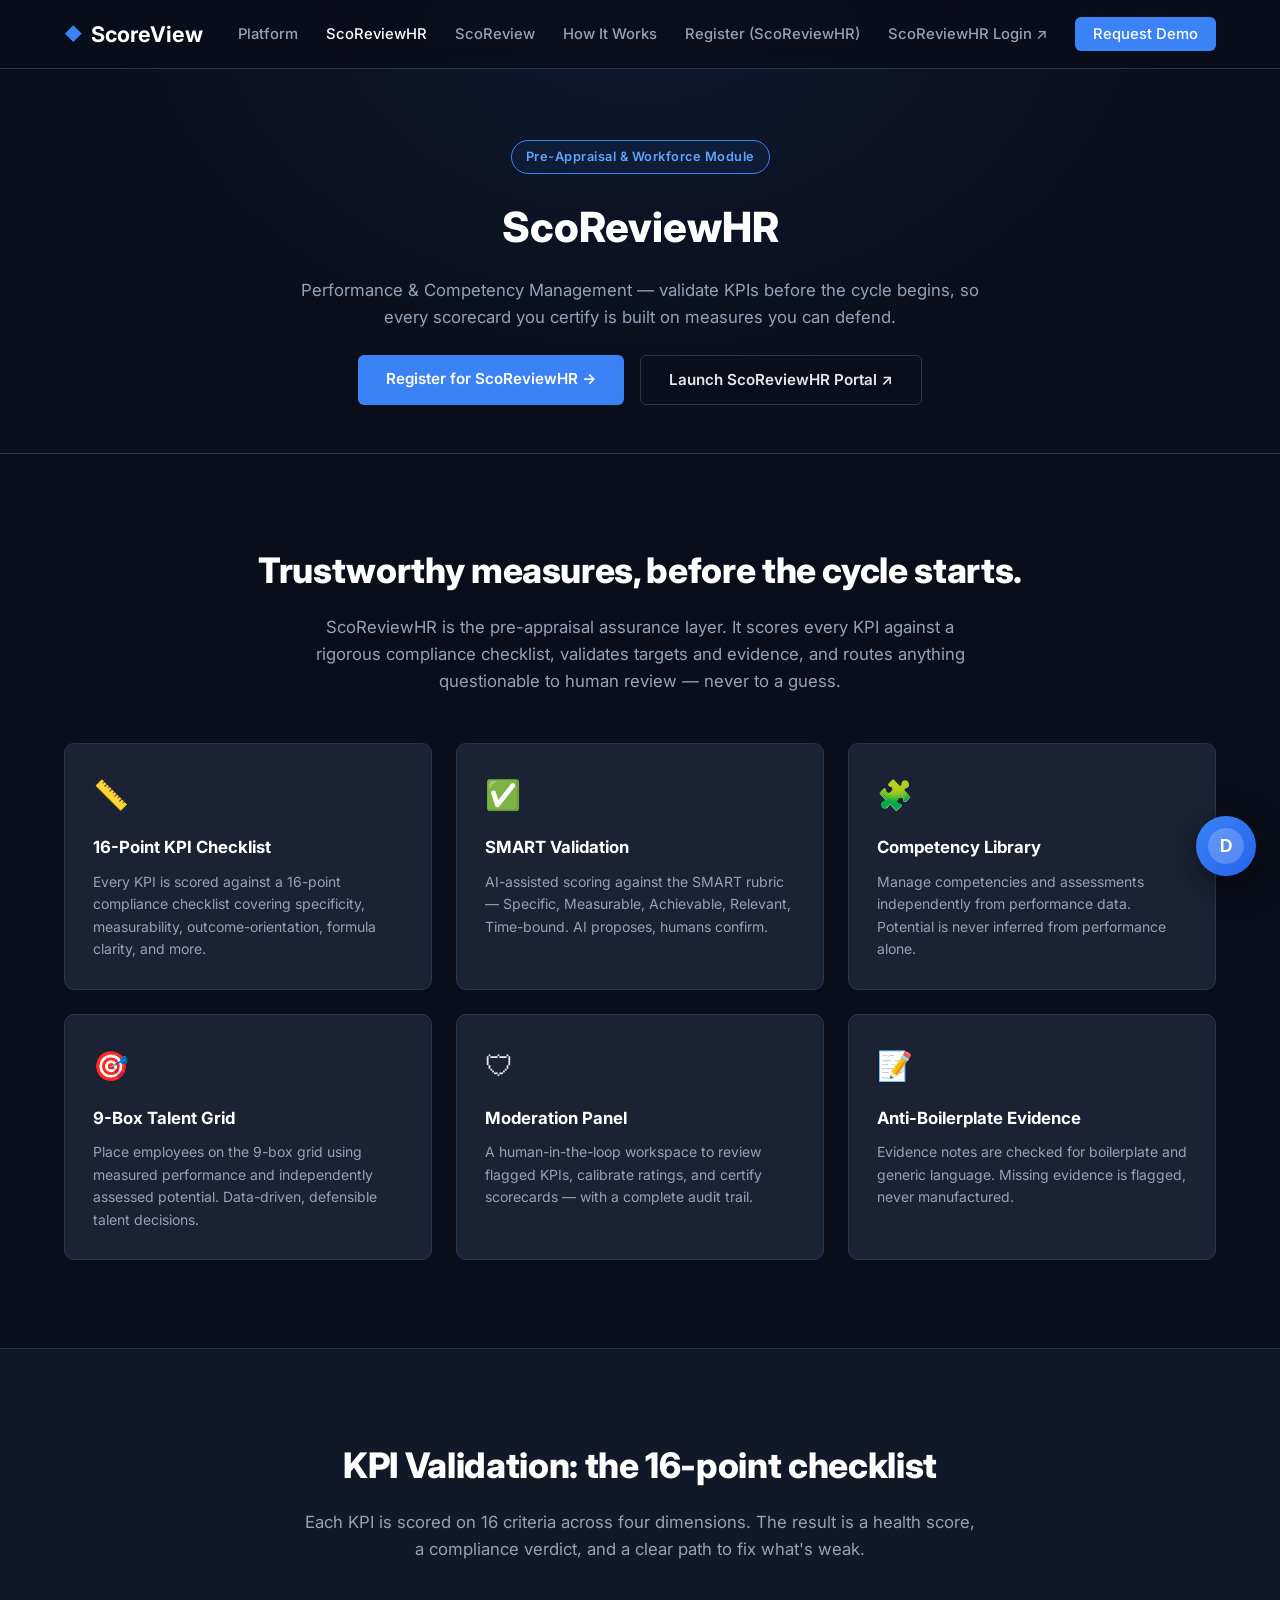
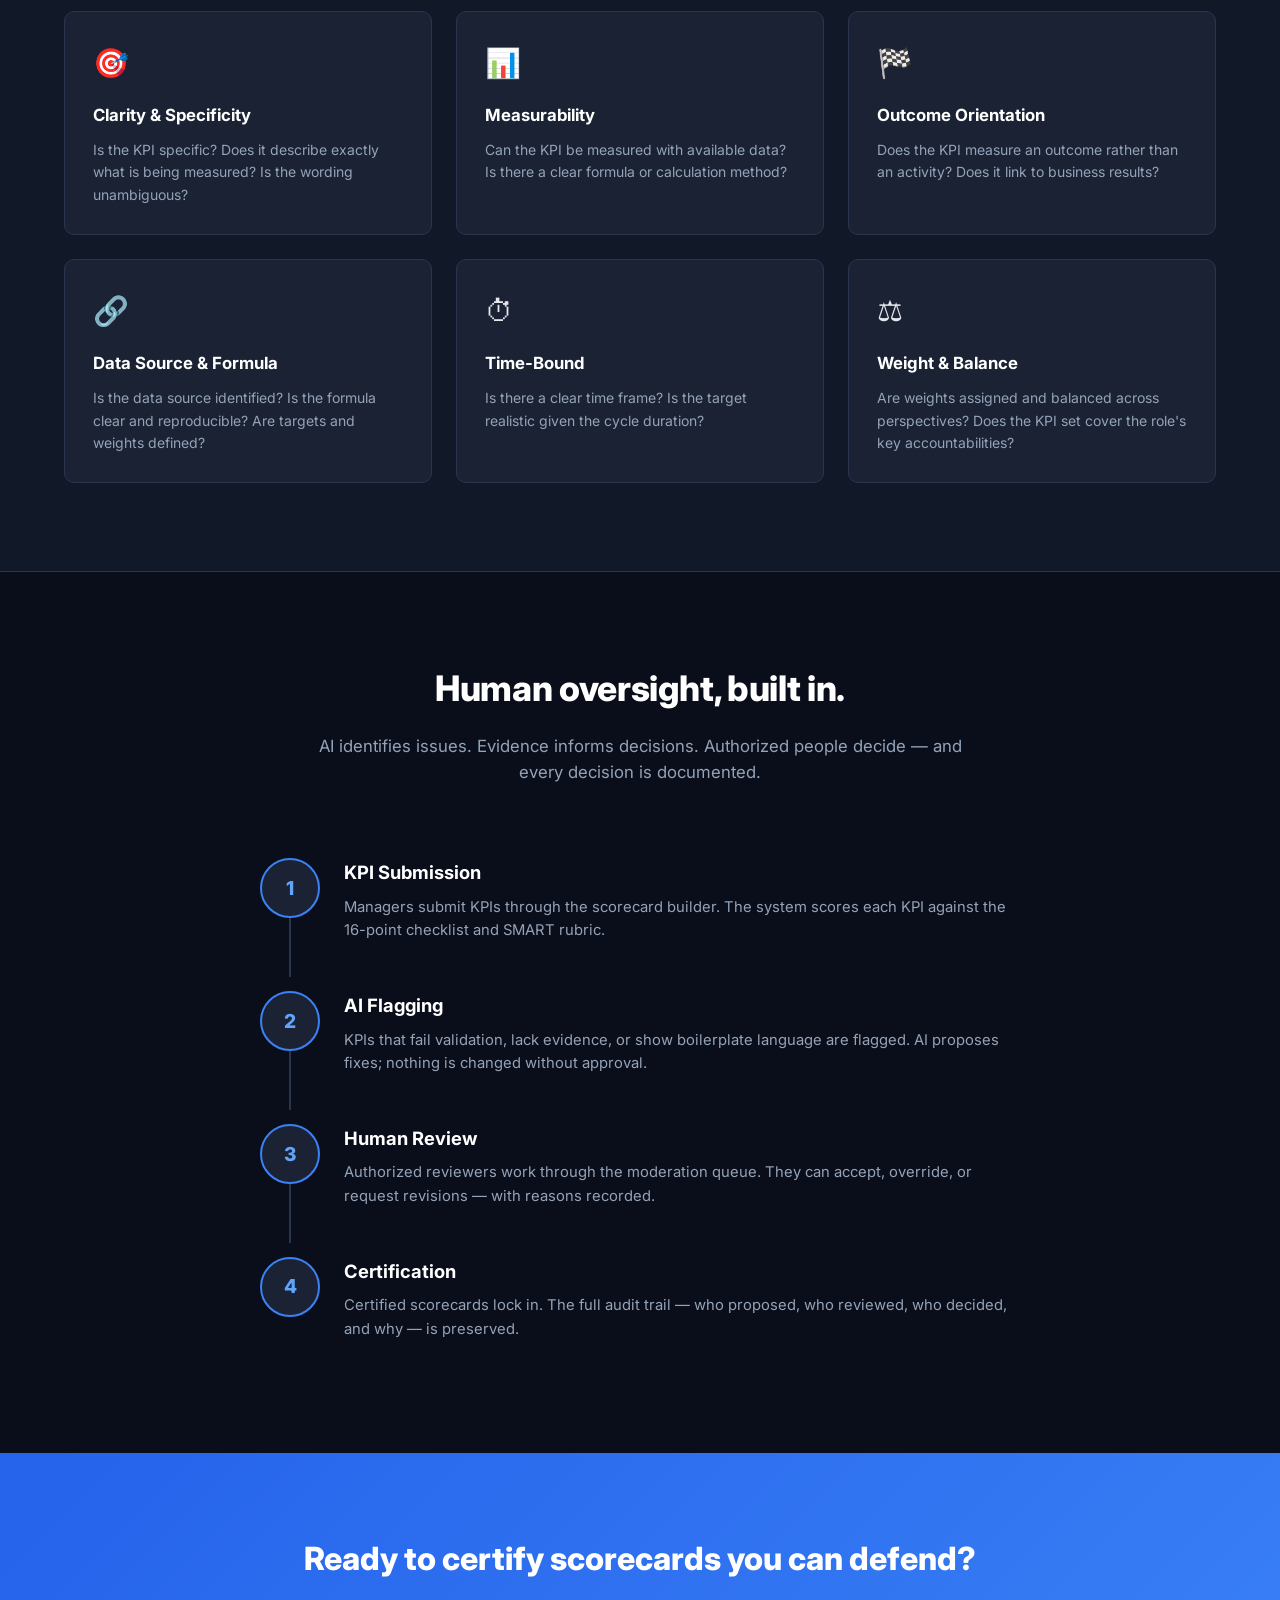
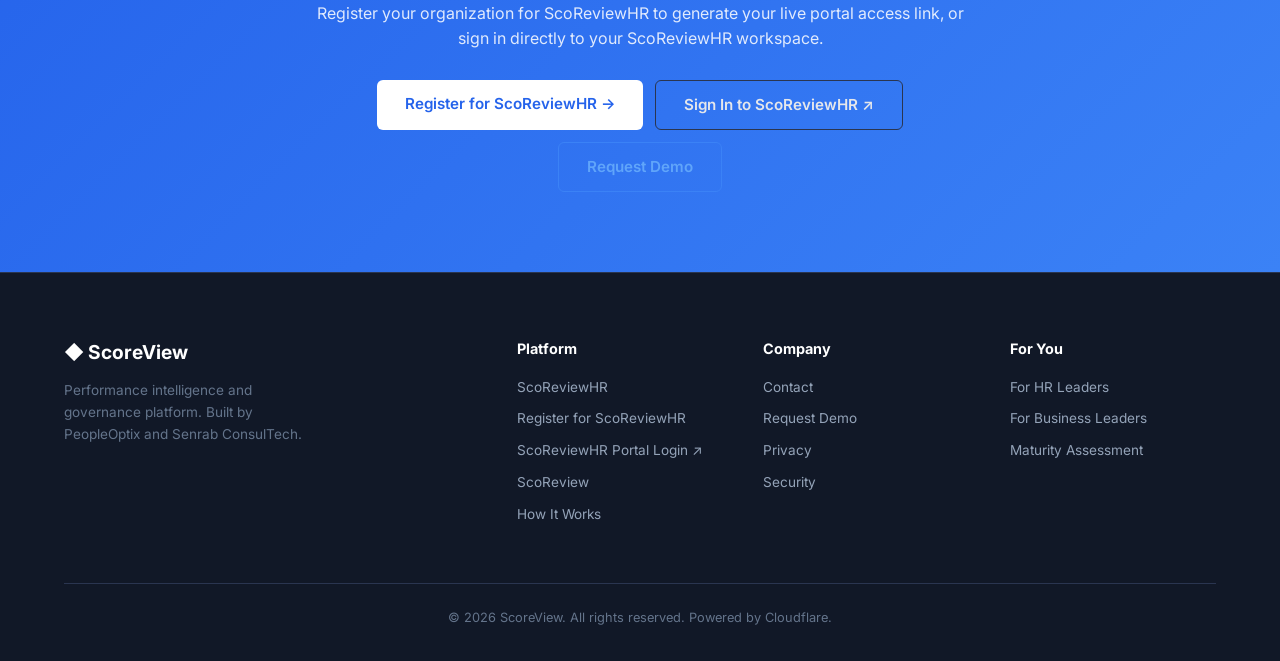
<file: scoReviewHR.html>
<!DOCTYPE html>
<html lang="en">
<head>
  <meta charset="UTF-8">
  <meta name="viewport" content="width=device-width, initial-scale=1.0">
  <title>ScoReviewHR — Performance & Competency Management | ScoreView</title>
  <meta name="description" content="ScoReviewHR validates KPIs before the cycle begins — 16-point compliance checklist, SMART validation, competency management, 9-box talent reviews, and a moderation panel with certification.">
  <link rel="preconnect" href="https://fonts.googleapis.com">
  <link rel="preconnect" href="https://fonts.gstatic.com" crossorigin>
  <link href="https://fonts.googleapis.com/css2?family=Inter:wght@300;400;500;600;700;800&display=swap" rel="stylesheet">
  <link rel="stylesheet" href="/styles.css">
  <script src="/config.js"></script>
</head>
<body>
  <!-- Navigation -->
  <nav class="nav" id="nav">
    <div class="nav-container">
      <a href="/" class="nav-logo"><span class="nav-logo-icon">◆</span> ScoreView</a>
      <button class="nav-toggle" id="navToggle" aria-label="Toggle menu" aria-expanded="false"><span></span><span></span><span></span></button>
      <ul class="nav-menu" id="navMenu">
        <li><a href="/#platform">Platform</a></li>
        <li><a href="/scoReviewHR.html" class="active">ScoReviewHR</a></li>
        <li><a href="/scoReview.html">ScoReview</a></li>
        <li><a href="/how-it-works.html">How It Works</a></li>
        <li><a href="/register.html">Register (ScoReviewHR)</a></li>
        <li><a href="https://staging.bscscoreview.com/login" target="_blank" rel="noopener">ScoReviewHR Login ↗</a></li>
        <li><a href="/request-demo.html" class="nav-cta" data-cta="demo">Request Demo</a></li>
      </ul>
    </div>
  </nav>

  <!-- Page Header -->
  <header class="page-header">
    <div class="container">
      <span class="hero-badge">Pre-Appraisal &amp; Workforce Module</span>
      <h1>ScoReviewHR</h1>
      <p>Performance &amp; Competency Management — validate KPIs before the cycle begins, so every scorecard you certify is built on measures you can defend.</p>
      <div class="hero-ctas" style="justify-content: center; margin-top: 1.5rem;">
        <a href="/register.html" class="btn btn-primary">Register for ScoReviewHR →</a>
        <a href="https://staging.bscscoreview.com/login" class="btn btn-secondary" target="_blank" rel="noopener">Launch ScoReviewHR Portal ↗</a>
      </div>
    </div>
  </header>

  <!-- Overview -->
  <section>
    <div class="container">
      <h2 class="section-title">Trustworthy measures, before the cycle starts.</h2>
      <p class="section-subtitle">ScoReviewHR is the pre-appraisal assurance layer. It scores every KPI against a rigorous compliance checklist, validates targets and evidence, and routes anything questionable to human review — never to a guess.</p>
      <div class="feature-grid">
        <div class="feature-card">
          <div class="feature-icon">📏</div>
          <h3>16-Point KPI Checklist</h3>
          <p>Every KPI is scored against a 16-point compliance checklist covering specificity, measurability, outcome-orientation, formula clarity, and more.</p>
        </div>
        <div class="feature-card">
          <div class="feature-icon">✅</div>
          <h3>SMART Validation</h3>
          <p>AI-assisted scoring against the SMART rubric — Specific, Measurable, Achievable, Relevant, Time-bound. AI proposes, humans confirm.</p>
        </div>
        <div class="feature-card">
          <div class="feature-icon">🧩</div>
          <h3>Competency Library</h3>
          <p>Manage competencies and assessments independently from performance data. Potential is never inferred from performance alone.</p>
        </div>
        <div class="feature-card">
          <div class="feature-icon">🎯</div>
          <h3>9-Box Talent Grid</h3>
          <p>Place employees on the 9-box grid using measured performance and independently assessed potential. Data-driven, defensible talent decisions.</p>
        </div>
        <div class="feature-card">
          <div class="feature-icon">🛡</div>
          <h3>Moderation Panel</h3>
          <p>A human-in-the-loop workspace to review flagged KPIs, calibrate ratings, and certify scorecards — with a complete audit trail.</p>
        </div>
        <div class="feature-card">
          <div class="feature-icon">📝</div>
          <h3>Anti-Boilerplate Evidence</h3>
          <p>Evidence notes are checked for boilerplate and generic language. Missing evidence is flagged, never manufactured.</p>
        </div>
      </div>
    </div>
  </section>

  <!-- KPI Validation Deep Dive -->
  <section style="background: var(--color-bg-alt); border-top: 1px solid var(--color-border); border-bottom: 1px solid var(--color-border);">
    <div class="container">
      <h2 class="section-title">KPI Validation: the 16-point checklist</h2>
      <p class="section-subtitle">Each KPI is scored on 16 criteria across four dimensions. The result is a health score, a compliance verdict, and a clear path to fix what's weak.</p>
      <div class="feature-grid">
        <div class="feature-card">
          <div class="feature-icon">🎯</div>
          <h3>Clarity & Specificity</h3>
          <p>Is the KPI specific? Does it describe exactly what is being measured? Is the wording unambiguous?</p>
        </div>
        <div class="feature-card">
          <div class="feature-icon">📊</div>
          <h3>Measurability</h3>
          <p>Can the KPI be measured with available data? Is there a clear formula or calculation method?</p>
        </div>
        <div class="feature-card">
          <div class="feature-icon">🏁</div>
          <h3>Outcome Orientation</h3>
          <p>Does the KPI measure an outcome rather than an activity? Does it link to business results?</p>
        </div>
        <div class="feature-card">
          <div class="feature-icon">🔗</div>
          <h3>Data Source & Formula</h3>
          <p>Is the data source identified? Is the formula clear and reproducible? Are targets and weights defined?</p>
        </div>
        <div class="feature-card">
          <div class="feature-icon">⏱</div>
          <h3>Time-Bound</h3>
          <p>Is there a clear time frame? Is the target realistic given the cycle duration?</p>
        </div>
        <div class="feature-card">
          <div class="feature-icon">⚖</div>
          <h3>Weight & Balance</h3>
          <p>Are weights assigned and balanced across perspectives? Does the KPI set cover the role's key accountabilities?</p>
        </div>
      </div>
    </div>
  </section>

  <!-- Moderation Workflow -->
  <section>
    <div class="container">
      <h2 class="section-title">Human oversight, built in.</h2>
      <p class="section-subtitle">AI identifies issues. Evidence informs decisions. Authorized people decide — and every decision is documented.</p>
      <div class="steps">
        <div class="step">
          <div class="step-number">1</div>
          <div>
            <h3>KPI Submission</h3>
            <p>Managers submit KPIs through the scorecard builder. The system scores each KPI against the 16-point checklist and SMART rubric.</p>
          </div>
        </div>
        <div class="step">
          <div class="step-number">2</div>
          <div>
            <h3>AI Flagging</h3>
            <p>KPIs that fail validation, lack evidence, or show boilerplate language are flagged. AI proposes fixes; nothing is changed without approval.</p>
          </div>
        </div>
        <div class="step">
          <div class="step-number">3</div>
          <div>
            <h3>Human Review</h3>
            <p>Authorized reviewers work through the moderation queue. They can accept, override, or request revisions — with reasons recorded.</p>
          </div>
        </div>
        <div class="step">
          <div class="step-number">4</div>
          <div>
            <h3>Certification</h3>
            <p>Certified scorecards lock in. The full audit trail — who proposed, who reviewed, who decided, and why — is preserved.</p>
          </div>
        </div>
      </div>
    </div>
  </section>

  <!-- CTA -->
  <section class="maturity-cta">
    <div class="container">
      <div class="maturity-content">
        <h2>Ready to certify scorecards you can defend?</h2>
        <p>Register your organization for ScoReviewHR to generate your live portal access link, or sign in directly to your ScoReviewHR workspace.</p>
        <div style="display: flex; gap: 0.75rem; justify-content: center; flex-wrap: wrap;">
          <a href="/register.html" class="btn btn-primary">Register for ScoReviewHR →</a>
          <a href="https://staging.bscscoreview.com/login" class="btn btn-secondary" target="_blank" rel="noopener">Sign In to ScoReviewHR ↗</a>
          <a href="/request-demo.html" class="btn btn-outline" data-cta="demo">Request Demo</a>
        </div>
      </div>
    </div>
  </section>

  <!-- Footer -->
  <footer class="footer">
    <div class="container">
      <div class="footer-grid">
        <div class="footer-col">
          <div class="footer-logo">◆ ScoreView</div>
          <p class="footer-desc">Performance intelligence and governance platform. Built by PeopleOptix and Senrab ConsulTech.</p>
        </div>
        <div class="footer-col">
          <h5>Platform</h5>
          <a href="/scoReviewHR.html">ScoReviewHR</a>
          <a href="/register.html">Register for ScoReviewHR</a>
          <a href="https://staging.bscscoreview.com/login" target="_blank" rel="noopener">ScoReviewHR Portal Login ↗</a>
          <a href="/scoReview.html">ScoReview</a>
          <a href="/how-it-works.html">How It Works</a>
        </div>
        <div class="footer-col">
          <h5>Company</h5>
          <a href="/contact.html">Contact</a>
          <a href="/request-demo.html">Request Demo</a>
          <a href="/privacy.html">Privacy</a>
          <a href="/security.html">Security</a>
        </div>
        <div class="footer-col">
          <h5>For You</h5>
          <a href="/#insights">For HR Leaders</a>
          <a href="/#insights">For Business Leaders</a>
          <a href="/request-demo.html">Maturity Assessment</a>
        </div>
      </div>
      <div class="footer-bottom">
        <p>© 2026 ScoreView. All rights reserved. Powered by Cloudflare.</p>
      </div>
    </div>
  </footer>

  <!-- Dede AI Assistant -->
  <div class="dede-widget" id="dedeWidget">
    <button class="dede-toggle" id="dedeToggle" aria-label="Open Dede AI Assistant">
      <div class="dede-avatar">D</div>
    </button>
    <div class="dede-panel" id="dedePanel">
      <div class="dede-header">
        <div class="dede-header-avatar">D</div>
        <div class="dede-header-info">
          <div class="dede-header-name">Dede</div>
          <div class="dede-header-status">AI Assistant · Online</div>
        </div>
        <button class="dede-close" id="dedeClose" aria-label="Close">✕</button>
      </div>
      <div class="dede-messages" id="dedeMessages">
        <div class="dede-message dede-message-bot">
          <div class="dede-message-content">Hi! I'm Dede. I can walk you through ScoReviewHR — KPI validation, competency management, the 9-box grid, and the moderation panel. What would you like to explore?</div>
        </div>
      </div>
      <div class="dede-quick" id="dedeQuick">
        <button class="dede-quick-btn" data-q="How does KPI validation work?">How does KPI validation work?</button>
        <button class="dede-quick-btn" data-q="What is the moderation panel?">What is the moderation panel?</button>
        <button class="dede-quick-btn" data-q="What is the 9-box talent grid?">What is the 9-box grid?</button>
        <button class="dede-quick-btn" data-q="How do I request a demo?">How do I request a demo?</button>
      </div>
      <div class="dede-input">
        <input type="text" id="dedeInput" placeholder="Ask Dede anything..." aria-label="Ask Dede">
        <button id="dedeSend" aria-label="Send">➤</button>
      </div>
    </div>
  </div>

  <script src="/dede-assistant.js"></script>
  <script src="/main.js"></script>
</body>
</html>
</file>
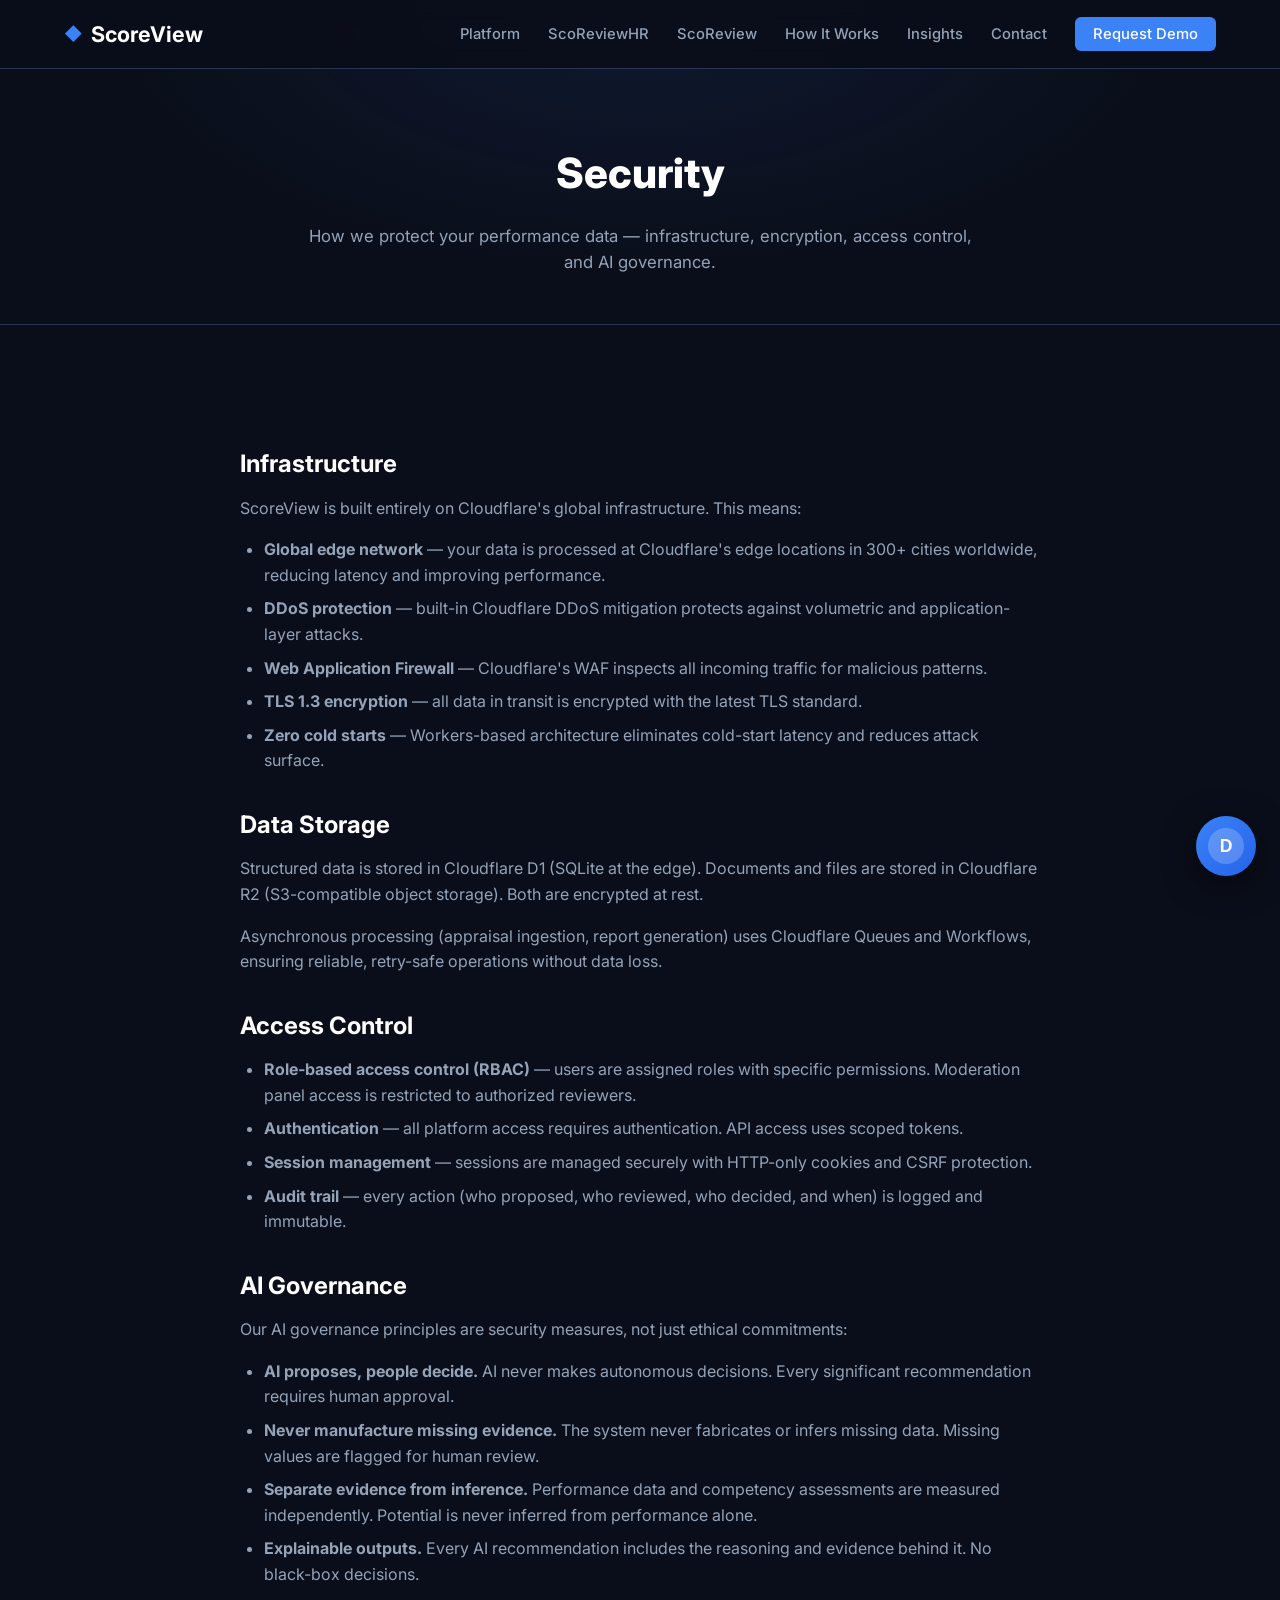
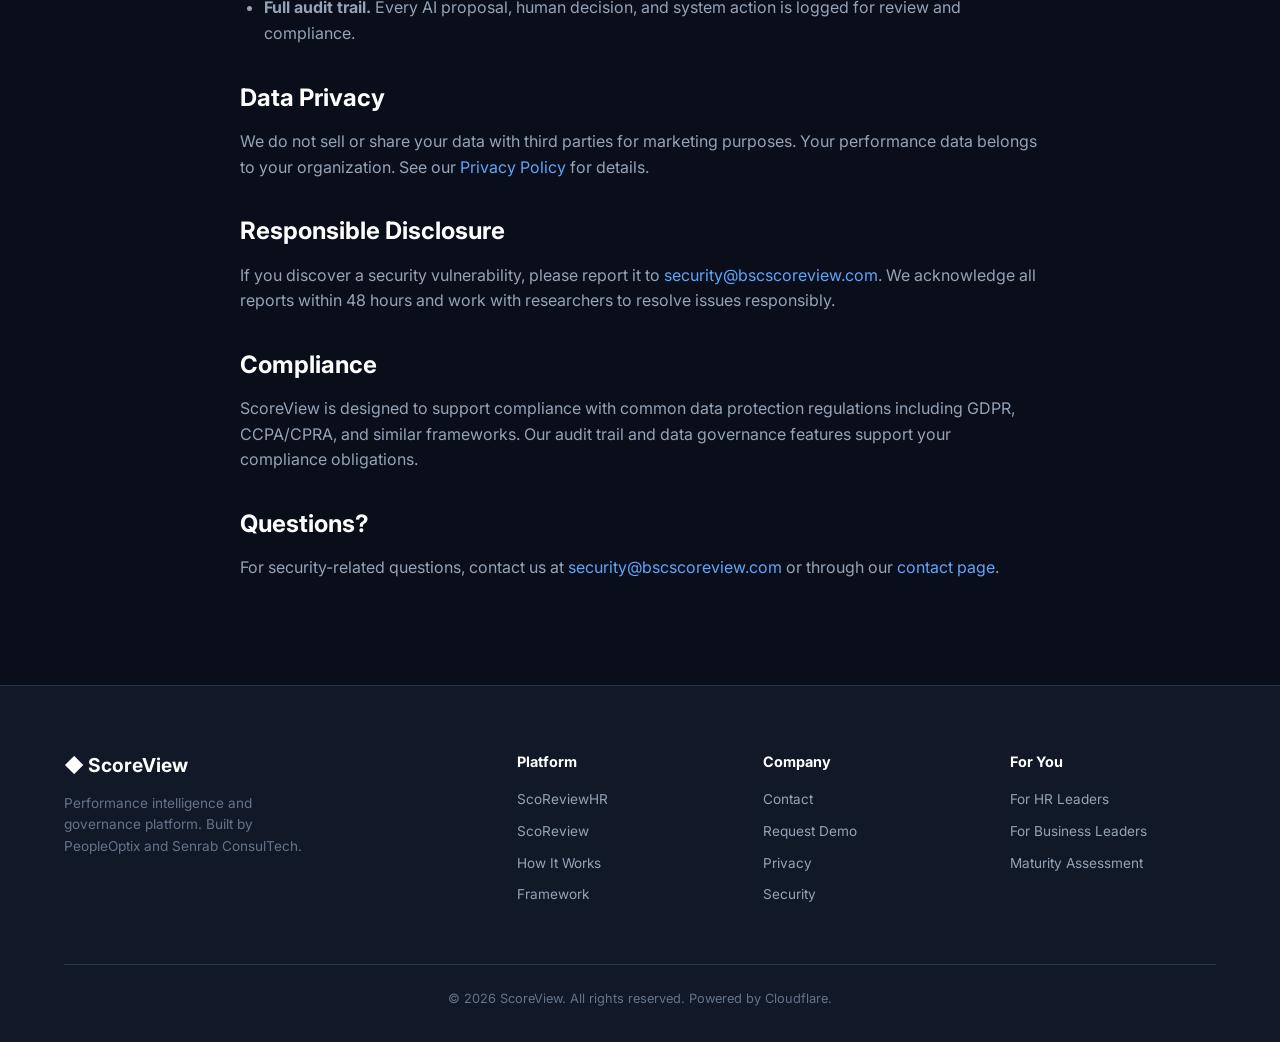
<file: security.html>
<!DOCTYPE html>
<html lang="en">
<head>
  <meta charset="UTF-8">
  <meta name="viewport" content="width=device-width, initial-scale=1.0">
  <title>Security — ScoreView</title>
  <meta name="description" content="ScoreView security — how we protect your performance data with Cloudflare-native infrastructure, encryption, and human-governed AI.">
  <link rel="preconnect" href="https://fonts.googleapis.com">
  <link rel="preconnect" href="https://fonts.gstatic.com" crossorigin>
  <link href="https://fonts.googleapis.com/css2?family=Inter:wght@300;400;500;600;700;800&display=swap" rel="stylesheet">
  <link rel="stylesheet" href="/styles.css">
  <script src="/config.js"></script>
</head>
<body>
  <!-- Navigation -->
  <nav class="nav" id="nav">
    <div class="nav-container">
      <a href="/" class="nav-logo"><span class="nav-logo-icon">◆</span> ScoreView</a>
      <button class="nav-toggle" id="navToggle" aria-label="Toggle menu" aria-expanded="false"><span></span><span></span><span></span></button>
      <ul class="nav-menu" id="navMenu">
        <li><a href="/#platform">Platform</a></li>
        <li><a href="/scoReviewHR.html">ScoReviewHR</a></li>
        <li><a href="/scoReview.html">ScoReview</a></li>
        <li><a href="/how-it-works.html">How It Works</a></li>
        <li><a href="/#insights">Insights</a></li>
        <li><a href="/contact.html">Contact</a></li>
        <li><a href="/request-demo.html" class="nav-cta" data-cta="demo">Request Demo</a></li>
      </ul>
    </div>
  </nav>

  <!-- Page Header -->
  <header class="page-header">
    <div class="container">
      <h1>Security</h1>
      <p>How we protect your performance data — infrastructure, encryption, access control, and AI governance.</p>
    </div>
  </header>

  <!-- Content -->
  <section>
    <div class="container">
      <div class="content-section">
        <h2>Infrastructure</h2>
        <p>ScoreView is built entirely on Cloudflare's global infrastructure. This means:</p>
        <ul>
          <li><strong>Global edge network</strong> — your data is processed at Cloudflare's edge locations in 300+ cities worldwide, reducing latency and improving performance.</li>
          <li><strong>DDoS protection</strong> — built-in Cloudflare DDoS mitigation protects against volumetric and application-layer attacks.</li>
          <li><strong>Web Application Firewall</strong> — Cloudflare's WAF inspects all incoming traffic for malicious patterns.</li>
          <li><strong>TLS 1.3 encryption</strong> — all data in transit is encrypted with the latest TLS standard.</li>
          <li><strong>Zero cold starts</strong> — Workers-based architecture eliminates cold-start latency and reduces attack surface.</li>
        </ul>

        <h2>Data Storage</h2>
        <p>Structured data is stored in Cloudflare D1 (SQLite at the edge). Documents and files are stored in Cloudflare R2 (S3-compatible object storage). Both are encrypted at rest.</p>
        <p>Asynchronous processing (appraisal ingestion, report generation) uses Cloudflare Queues and Workflows, ensuring reliable, retry-safe operations without data loss.</p>

        <h2>Access Control</h2>
        <ul>
          <li><strong>Role-based access control (RBAC)</strong> — users are assigned roles with specific permissions. Moderation panel access is restricted to authorized reviewers.</li>
          <li><strong>Authentication</strong> — all platform access requires authentication. API access uses scoped tokens.</li>
          <li><strong>Session management</strong> — sessions are managed securely with HTTP-only cookies and CSRF protection.</li>
          <li><strong>Audit trail</strong> — every action (who proposed, who reviewed, who decided, and when) is logged and immutable.</li>
        </ul>

        <h2>AI Governance</h2>
        <p>Our AI governance principles are security measures, not just ethical commitments:</p>
        <ul>
          <li><strong>AI proposes, people decide.</strong> AI never makes autonomous decisions. Every significant recommendation requires human approval.</li>
          <li><strong>Never manufacture missing evidence.</strong> The system never fabricates or infers missing data. Missing values are flagged for human review.</li>
          <li><strong>Separate evidence from inference.</strong> Performance data and competency assessments are measured independently. Potential is never inferred from performance alone.</li>
          <li><strong>Explainable outputs.</strong> Every AI recommendation includes the reasoning and evidence behind it. No black-box decisions.</li>
          <li><strong>Full audit trail.</strong> Every AI proposal, human decision, and system action is logged for review and compliance.</li>
        </ul>

        <h2>Data Privacy</h2>
        <p>We do not sell or share your data with third parties for marketing purposes. Your performance data belongs to your organization. See our <a href="/privacy.html">Privacy Policy</a> for details.</p>

        <h2>Responsible Disclosure</h2>
        <p>If you discover a security vulnerability, please report it to <a href="mailto:security@bscscoreview.com">security@bscscoreview.com</a>. We acknowledge all reports within 48 hours and work with researchers to resolve issues responsibly.</p>

        <h2>Compliance</h2>
        <p>ScoreView is designed to support compliance with common data protection regulations including GDPR, CCPA/CPRA, and similar frameworks. Our audit trail and data governance features support your compliance obligations.</p>

        <h2>Questions?</h2>
        <p>For security-related questions, contact us at <a href="mailto:security@bscscoreview.com">security@bscscoreview.com</a> or through our <a href="/contact.html">contact page</a>.</p>
      </div>
    </div>
  </section>

  <!-- Footer -->
  <footer class="footer">
    <div class="container">
      <div class="footer-grid">
        <div class="footer-col">
          <div class="footer-logo">◆ ScoreView</div>
          <p class="footer-desc">Performance intelligence and governance platform. Built by PeopleOptix and Senrab ConsulTech.</p>
        </div>
        <div class="footer-col">
          <h5>Platform</h5>
          <a href="/scoReviewHR.html">ScoReviewHR</a>
          <a href="/scoReview.html">ScoReview</a>
          <a href="/how-it-works.html">How It Works</a>
          <a href="/#platform">Framework</a>
        </div>
        <div class="footer-col">
          <h5>Company</h5>
          <a href="/contact.html">Contact</a>
          <a href="/request-demo.html">Request Demo</a>
          <a href="/privacy.html">Privacy</a>
          <a href="/security.html">Security</a>
        </div>
        <div class="footer-col">
          <h5>For You</h5>
          <a href="/#insights">For HR Leaders</a>
          <a href="/#insights">For Business Leaders</a>
          <a href="/request-demo.html">Maturity Assessment</a>
        </div>
      </div>
      <div class="footer-bottom">
        <p>© 2026 ScoreView. All rights reserved. Powered by Cloudflare.</p>
      </div>
    </div>
  </footer>

  <!-- Dede AI Assistant -->
  <div class="dede-widget" id="dedeWidget">
    <button class="dede-toggle" id="dedeToggle" aria-label="Open Dede AI Assistant">
      <div class="dede-avatar">D</div>
    </button>
    <div class="dede-panel" id="dedePanel">
      <div class="dede-header">
        <div class="dede-header-avatar">D</div>
        <div class="dede-header-info">
          <div class="dede-header-name">Dede</div>
          <div class="dede-header-status">AI Assistant · Online</div>
        </div>
        <button class="dede-close" id="dedeClose" aria-label="Close">✕</button>
      </div>
      <div class="dede-messages" id="dedeMessages">
        <div class="dede-message dede-message-bot">
          <div class="dede-message-content">Hi! I'm Dede. Have a question about our security practices or AI governance? I'm here to help.</div>
        </div>
      </div>
      <div class="dede-quick" id="dedeQuick">
        <button class="dede-quick-btn" data-q="How is my data encrypted?">How is my data encrypted?</button>
        <button class="dede-quick-btn" data-q="Who can access my data?">Who can access my data?</button>
        <button class="dede-quick-btn" data-q="How does AI governance work?">How does AI governance work?</button>
      </div>
      <div class="dede-input">
        <input type="text" id="dedeInput" placeholder="Ask Dede anything..." aria-label="Ask Dede">
        <button id="dedeSend" aria-label="Send">➤</button>
      </div>
    </div>
  </div>

  <script src="/dede-assistant.js"></script>
  <script src="/main.js"></script>
</body>
</html>
</file>
<file: styles.css>
/* ScoreView — Shared Design System */
/* Based on the visual style of bscscoreview.com */

:root {
  --color-bg: #0a0e1a;
  --color-bg-alt: #111827;
  --color-bg-card: #1a2234;
  --color-border: #2a3550;
  --color-text: #e5e7eb;
  --color-text-muted: #94a3b8;
  --color-text-dim: #64748b;
  --color-primary: #3b82f6;
  --color-primary-light: #60a5fa;
  --color-primary-dark: #2563eb;
  --color-accent: #10b981;
  --color-accent-light: #34d399;
  --color-warning: #f59e0b;
  --color-danger: #ef4444;
  --color-white: #ffffff;
  --radius-sm: 6px;
  --radius-md: 10px;
  --radius-lg: 16px;
  --radius-xl: 24px;
  --shadow-sm: 0 2px 8px rgba(0,0,0,0.3);
  --shadow-md: 0 4px 16px rgba(0,0,0,0.4);
  --shadow-lg: 0 8px 32px rgba(0,0,0,0.5);
  --font: 'Inter', -apple-system, BlinkMacSystemFont, 'Segoe UI', sans-serif;
  --transition: all 0.3s ease;
}

* {
  margin: 0;
  padding: 0;
  box-sizing: border-box;
}

html {
  scroll-behavior: smooth;
}

body {
  font-family: var(--font);
  background: var(--color-bg);
  color: var(--color-text);
  line-height: 1.6;
  -webkit-font-smoothing: antialiased;
}

.container {
  max-width: 1200px;
  margin: 0 auto;
  padding: 0 24px;
}

a {
  color: var(--color-primary-light);
  text-decoration: none;
  transition: var(--transition);
}

a:hover {
  color: var(--color-white);
}

/* ===== Navigation ===== */
.nav {
  position: fixed;
  top: 0;
  left: 0;
  right: 0;
  z-index: 1000;
  background: rgba(10, 14, 26, 0.92);
  backdrop-filter: blur(12px);
  border-bottom: 1px solid var(--color-border);
  transition: var(--transition);
}

.nav.scrolled {
  background: rgba(10, 14, 26, 0.98);
  box-shadow: var(--shadow-md);
}

.nav-container {
  max-width: 1200px;
  margin: 0 auto;
  padding: 0 24px;
  display: flex;
  align-items: center;
  justify-content: space-between;
  height: 68px;
}

.nav-logo {
  display: flex;
  align-items: center;
  gap: 8px;
  font-weight: 700;
  font-size: 1.35rem;
  color: var(--color-white);
}

.nav-logo-icon {
  color: var(--color-primary);
  font-size: 1.1rem;
}

.nav-menu {
  display: flex;
  align-items: center;
  gap: 28px;
  list-style: none;
}

.nav-menu a {
  color: var(--color-text-muted);
  font-size: 0.925rem;
  font-weight: 500;
}

.nav-menu a:hover {
  color: var(--color-white);
}

.nav-menu a.active {
  color: var(--color-white);
}

.nav-cta {
  background: var(--color-primary);
  color: var(--color-white) !important;
  padding: 8px 18px;
  border-radius: var(--radius-sm);
  font-weight: 600;
}

.nav-cta:hover {
  background: var(--color-primary-dark);
}

.nav-toggle {
  display: none;
  flex-direction: column;
  gap: 5px;
  background: none;
  border: none;
  cursor: pointer;
  padding: 6px;
}

.nav-toggle span {
  width: 24px;
  height: 2px;
  background: var(--color-text);
  border-radius: 2px;
  transition: var(--transition);
}

.nav-toggle.active span:nth-child(1) { transform: translateY(7px) rotate(45deg); }
.nav-toggle.active span:nth-child(2) { opacity: 0; }
.nav-toggle.active span:nth-child(3) { transform: translateY(-7px) rotate(-45deg); }

/* ===== Hero ===== */
.hero {
  position: relative;
  padding: 140px 0 80px;
  overflow: hidden;
}

.hero-bg {
  position: absolute;
  inset: 0;
  background:
    radial-gradient(ellipse at 20% 0%, rgba(59, 130, 246, 0.12) 0%, transparent 50%),
    radial-gradient(ellipse at 80% 100%, rgba(16, 185, 129, 0.08) 0%, transparent 50%),
    linear-gradient(180deg, var(--color-bg) 0%, var(--color-bg-alt) 100%);
  pointer-events: none;
}

.hero .container {
  position: relative;
  display: grid;
  grid-template-columns: 1.1fr 0.9fr;
  gap: 48px;
  align-items: center;
}

.hero-badge {
  display: inline-block;
  padding: 6px 14px;
  border: 1px solid var(--color-primary);
  border-radius: 100px;
  color: var(--color-primary-light);
  font-size: 0.8rem;
  font-weight: 600;
  letter-spacing: 0.5px;
  margin-bottom: 20px;
  background: rgba(59, 130, 246, 0.08);
}

.hero-title {
  font-size: 3.2rem;
  font-weight: 800;
  line-height: 1.15;
  color: var(--color-white);
  margin-bottom: 20px;
  letter-spacing: -0.02em;
}

.hero-subtitle {
  font-size: 1.15rem;
  color: var(--color-text-muted);
  margin-bottom: 32px;
  max-width: 560px;
}

.hero-ctas {
  display: flex;
  gap: 16px;
  flex-wrap: wrap;
}

/* ===== Buttons ===== */
.btn {
  display: inline-block;
  padding: 12px 28px;
  border-radius: var(--radius-sm);
  font-weight: 600;
  font-size: 0.95rem;
  cursor: pointer;
  transition: var(--transition);
  border: none;
  text-align: center;
}

.btn-primary {
  background: var(--color-primary);
  color: var(--color-white);
}

.btn-primary:hover {
  background: var(--color-primary-dark);
  transform: translateY(-2px);
  box-shadow: 0 8px 24px rgba(59, 130, 246, 0.3);
}

.btn-secondary {
  background: transparent;
  color: var(--color-text);
  border: 1px solid var(--color-border);
}

.btn-secondary:hover {
  border-color: var(--color-primary);
  color: var(--color-white);
}

.btn-outline {
  background: transparent;
  color: var(--color-primary-light);
  border: 1px solid var(--color-primary);
}

.btn-outline:hover {
  background: rgba(59, 130, 246, 0.1);
  color: var(--color-white);
}

.btn-lg {
  padding: 16px 40px;
  font-size: 1.05rem;
}

/* ===== Hero Visual Card ===== */
.hero-visual {
  position: relative;
}

.hero-card {
  background: var(--color-bg-card);
  border: 1px solid var(--color-border);
  border-radius: var(--radius-lg);
  padding: 28px;
  box-shadow: var(--shadow-lg);
  max-width: 420px;
  margin-left: auto;
}

.hero-card-header {
  display: flex;
  justify-content: space-between;
  align-items: center;
  margin-bottom: 20px;
}

.hero-card-label {
  font-weight: 600;
  font-size: 0.9rem;
}

.hero-card-status {
  padding: 4px 10px;
  border-radius: 100px;
  font-size: 0.75rem;
  font-weight: 700;
}

.status-pass {
  background: rgba(16, 185, 129, 0.15);
  color: var(--color-accent-light);
}

.status-warn {
  background: rgba(245, 158, 11, 0.15);
  color: var(--color-warning);
}

.hero-card-score {
  display: flex;
  justify-content: center;
  margin-bottom: 24px;
}

.score-ring {
  position: relative;
  width: 140px;
  height: 140px;
  display: flex;
  align-items: center;
  justify-content: center;
}

.score-ring svg {
  width: 100%;
  height: 100%;
  transform: rotate(-90deg);
}

.ring-bg {
  fill: none;
  stroke: var(--color-border);
  stroke-width: 8;
}

.ring-fill {
  fill: none;
  stroke: var(--color-accent);
  stroke-width: 8;
  stroke-linecap: round;
  stroke-dasharray: 327;
  transition: stroke-dashoffset 1s ease;
}

.score-value {
  position: absolute;
  font-size: 2.4rem;
  font-weight: 800;
  color: var(--color-white);
}

.hero-card-checks {
  display: flex;
  flex-direction: column;
  gap: 10px;
}

.check-item {
  display: flex;
  align-items: center;
  gap: 10px;
  font-size: 0.875rem;
  color: var(--color-text-muted);
}

.check-item span {
  width: 20px;
  height: 20px;
  border-radius: 50%;
  display: flex;
  align-items: center;
  justify-content: center;
  font-size: 0.7rem;
  font-weight: 700;
}

.check-item.pass span {
  background: rgba(16, 185, 129, 0.15);
  color: var(--color-accent-light);
}

.check-item.warn span {
  background: rgba(245, 158, 11, 0.15);
  color: var(--color-warning);
}

/* ===== Trust Bar ===== */
.trust-bar {
  border-top: 1px solid var(--color-border);
  border-bottom: 1px solid var(--color-border);
  padding: 32px 0;
  background: var(--color-bg-alt);
}

.trust-label {
  text-align: center;
  color: var(--color-text-dim);
  font-size: 0.8rem;
  text-transform: uppercase;
  letter-spacing: 1.5px;
  margin-bottom: 20px;
}

.trust-items {
  display: flex;
  justify-content: center;
  gap: 36px;
  flex-wrap: wrap;
}

.trust-item {
  color: var(--color-text-muted);
  font-size: 0.9rem;
  font-weight: 500;
}

/* ===== Sections ===== */
section {
  padding: 88px 0;
}

.section-title {
  font-size: 2.2rem;
  font-weight: 800;
  color: var(--color-white);
  text-align: center;
  margin-bottom: 16px;
  letter-spacing: -0.01em;
}

.section-subtitle {
  font-size: 1.05rem;
  color: var(--color-text-muted);
  text-align: center;
  max-width: 680px;
  margin: 0 auto 48px;
}

/* ===== Problem Section ===== */
.problem-grid {
  display: grid;
  grid-template-columns: repeat(4, 1fr);
  gap: 24px;
}

.problem-card {
  background: var(--color-bg-card);
  border: 1px solid var(--color-border);
  border-radius: var(--radius-md);
  padding: 28px;
  transition: var(--transition);
}

.problem-card:hover {
  transform: translateY(-4px);
  border-color: var(--color-primary);
  box-shadow: var(--shadow-md);
}

.problem-icon {
  font-size: 1.8rem;
  margin-bottom: 16px;
}

.problem-card h3 {
  font-size: 1.05rem;
  font-weight: 700;
  color: var(--color-white);
  margin-bottom: 10px;
}

.problem-card p {
  font-size: 0.875rem;
  color: var(--color-text-muted);
}

/* ===== Pillars ===== */
.pillars-flow {
  display: grid;
  grid-template-columns: 1fr auto 1fr auto 1fr;
  gap: 16px;
  align-items: stretch;
  margin-bottom: 40px;
}

.pillar {
  background: var(--color-bg-card);
  border: 1px solid var(--color-border);
  border-radius: var(--radius-lg);
  padding: 32px;
  text-align: center;
  transition: var(--transition);
}

.pillar:hover {
  border-color: var(--color-primary);
  transform: translateY(-4px);
  box-shadow: var(--shadow-md);
}

.pillar-number {
  font-size: 0.8rem;
  font-weight: 700;
  color: var(--color-primary);
  letter-spacing: 2px;
  margin-bottom: 12px;
}

.pillar-icon {
  font-size: 2.4rem;
  margin-bottom: 16px;
}

.pillar h3 {
  font-size: 1.4rem;
  font-weight: 800;
  color: var(--color-white);
  margin-bottom: 6px;
}

.pillar-question {
  color: var(--color-primary-light);
  font-size: 0.9rem;
  font-weight: 600;
  margin-bottom: 16px;
}

.pillar-desc {
  font-size: 0.9rem;
  color: var(--color-text-muted);
  margin-bottom: 20px;
}

.pillar-link {
  font-size: 0.875rem;
  font-weight: 600;
}

.pillar-connector {
  display: flex;
  align-items: center;
  color: var(--color-text-dim);
  font-size: 1.5rem;
}

.pillars-result {
  display: flex;
  justify-content: center;
}

.pillars-result-box {
  display: flex;
  align-items: center;
  gap: 16px;
  background: linear-gradient(135deg, rgba(59, 130, 246, 0.1), rgba(16, 185, 129, 0.1));
  border: 1px solid var(--color-primary);
  border-radius: 100px;
  padding: 14px 32px;
}

.pillars-result-box strong {
  color: var(--color-white);
  font-size: 0.95rem;
}

.pillars-result-box span {
  color: var(--color-primary);
}

/* ===== Products ===== */
.product-grid {
  display: grid;
  grid-template-columns: 1fr 1fr;
  gap: 32px;
}

.product-card {
  background: var(--color-bg-card);
  border: 1px solid var(--color-border);
  border-radius: var(--radius-lg);
  padding: 40px;
  transition: var(--transition);
}

.product-card:hover {
  transform: translateY(-4px);
  box-shadow: var(--shadow-lg);
}

.product-card-featured {
  border-color: var(--color-primary);
  background: linear-gradient(180deg, var(--color-bg-card), rgba(59, 130, 246, 0.05));
}

.product-tag {
  display: inline-block;
  padding: 4px 12px;
  border-radius: 100px;
  font-size: 0.75rem;
  font-weight: 700;
  letter-spacing: 1px;
  text-transform: uppercase;
  background: rgba(59, 130, 246, 0.12);
  color: var(--color-primary-light);
  margin-bottom: 16px;
}

.product-card-featured .product-tag {
  background: rgba(16, 185, 129, 0.12);
  color: var(--color-accent-light);
}

.product-card h3 {
  font-size: 1.8rem;
  font-weight: 800;
  color: var(--color-white);
  margin-bottom: 4px;
}

.product-tagline {
  color: var(--color-text-dim);
  font-size: 0.9rem;
  margin-bottom: 20px;
}

.product-desc {
  color: var(--color-text-muted);
  font-size: 0.95rem;
  margin-bottom: 24px;
}

.product-features {
  list-style: none;
  margin-bottom: 28px;
  display: flex;
  flex-direction: column;
  gap: 10px;
}

.product-features li {
  font-size: 0.9rem;
  color: var(--color-text-muted);
}

/* ===== Governance ===== */
.governance {
  background: var(--color-bg-alt);
  border-top: 1px solid var(--color-border);
  border-bottom: 1px solid var(--color-border);
}

.governance-content {
  max-width: 760px;
  margin: 0 auto;
}

.governance-principle {
  display: flex;
  gap: 20px;
  padding: 20px 0;
  border-bottom: 1px solid var(--color-border);
}

.governance-principle:last-child {
  border-bottom: none;
}

.gp-icon {
  font-size: 1.6rem;
  flex-shrink: 0;
  margin-top: 4px;
}

.governance-principle h4 {
  color: var(--color-white);
  font-size: 1.05rem;
  margin-bottom: 8px;
}

.governance-principle p {
  color: var(--color-text-muted);
  font-size: 0.925rem;
}

/* ===== Dashboard Preview ===== */
.dashboard-mockup {
  background: var(--color-bg-card);
  border: 1px solid var(--color-border);
  border-radius: var(--radius-lg);
  overflow: hidden;
  display: grid;
  grid-template-columns: 220px 1fr;
  box-shadow: var(--shadow-lg);
  max-width: 900px;
  margin: 0 auto;
}

.dm-sidebar {
  background: var(--color-bg-alt);
  border-right: 1px solid var(--color-border);
  padding: 24px 16px;
  display: flex;
  flex-direction: column;
  gap: 8px;
}

.dm-logo {
  font-weight: 700;
  color: var(--color-white);
  margin-bottom: 24px;
  font-size: 0.95rem;
}

.dm-nav-item {
  padding: 10px 14px;
  border-radius: var(--radius-sm);
  font-size: 0.85rem;
  color: var(--color-text-muted);
  cursor: pointer;
}

.dm-nav-item.active {
  background: rgba(59, 130, 246, 0.12);
  color: var(--color-primary-light);
  font-weight: 600;
}

.dm-main {
  padding: 28px;
}

.dm-header {
  display: flex;
  justify-content: space-between;
  align-items: center;
  margin-bottom: 24px;
}

.dm-header h4 {
  color: var(--color-white);
  font-size: 1.05rem;
}

.dm-badge {
  padding: 4px 12px;
  border-radius: 100px;
  background: rgba(16, 185, 129, 0.15);
  color: var(--color-accent-light);
  font-size: 0.75rem;
  font-weight: 700;
}

.dm-stats {
  display: grid;
  grid-template-columns: repeat(4, 1fr);
  gap: 16px;
  margin-bottom: 24px;
}

.dm-stat {
  background: var(--color-bg);
  border: 1px solid var(--color-border);
  border-radius: var(--radius-sm);
  padding: 16px;
}

.dm-stat-value {
  display: block;
  font-size: 1.6rem;
  font-weight: 800;
  color: var(--color-white);
}

.dm-stat-label {
  font-size: 0.75rem;
  color: var(--color-text-dim);
}

.dm-charts {
  display: grid;
  grid-template-columns: 1fr 1fr;
  gap: 20px;
  margin-bottom: 24px;
}

.dm-chart {
  background: var(--color-bg);
  border: 1px solid var(--color-border);
  border-radius: var(--radius-sm);
  padding: 20px;
}

.dm-chart h5 {
  color: var(--color-text);
  font-size: 0.85rem;
  margin-bottom: 16px;
}

.dm-bar-chart {
  display: flex;
  align-items: flex-end;
  gap: 8px;
  height: 140px;
  padding-top: 20px;
}

.dm-bar {
  flex: 1;
  background: linear-gradient(180deg, var(--color-primary), var(--color-primary-dark));
  border-radius: 4px 4px 0 0;
  display: flex;
  align-items: flex-start;
  justify-content: center;
  padding-top: 6px;
  min-height: 12px;
}

.dm-bar span {
  font-size: 0.7rem;
  color: var(--color-white);
  font-weight: 600;
}

.dm-bar-labels {
  display: flex;
  gap: 8px;
  margin-top: 8px;
}

.dm-bar-labels span {
  flex: 1;
  text-align: center;
  font-size: 0.65rem;
  color: var(--color-text-dim);
}

.dm-progress-list {
  display: flex;
  flex-direction: column;
  gap: 12px;
}

.dm-progress-item {
  display: grid;
  grid-template-columns: 130px 1fr 40px;
  align-items: center;
  gap: 12px;
  font-size: 0.8rem;
  color: var(--color-text-muted);
}

.dm-progress-bar {
  height: 8px;
  background: var(--color-border);
  border-radius: 100px;
  overflow: hidden;
}

.dm-progress-bar div {
  height: 100%;
  background: linear-gradient(90deg, var(--color-primary), var(--color-accent));
  border-radius: 100px;
}

.dm-alerts {
  background: var(--color-bg);
  border: 1px solid var(--color-border);
  border-radius: var(--radius-sm);
  padding: 20px;
}

.dm-alerts h5 {
  color: var(--color-text);
  font-size: 0.85rem;
  margin-bottom: 12px;
}

.dm-alert {
  padding: 12px;
  border-radius: var(--radius-sm);
  font-size: 0.8rem;
  margin-bottom: 8px;
  border-left: 3px solid;
}

.dm-alert-warn {
  background: rgba(245, 158, 11, 0.06);
  border-left-color: var(--color-warning);
  color: var(--color-text-muted);
}

.dm-alert-info {
  background: rgba(59, 130, 246, 0.06);
  border-left-color: var(--color-primary);
  color: var(--color-text-muted);
}

.dm-alert strong {
  display: block;
  color: var(--color-text);
  margin-bottom: 4px;
}

/* ===== Maturity CTA ===== */
.maturity-cta {
  background: linear-gradient(135deg, var(--color-primary-dark), var(--color-primary));
  padding: 80px 0;
  text-align: center;
}

.maturity-content {
  max-width: 680px;
  margin: 0 auto;
}

.maturity-content h2 {
  font-size: 2rem;
  font-weight: 800;
  color: var(--color-white);
  margin-bottom: 16px;
}

.maturity-content p {
  color: rgba(255, 255, 255, 0.85);
  margin-bottom: 28px;
}

.maturity-content .btn-primary {
  background: var(--color-white);
  color: var(--color-primary-dark);
}

.maturity-content .btn-primary:hover {
  background: rgba(255, 255, 255, 0.9);
}

/* ===== Footer ===== */
.footer {
  background: var(--color-bg-alt);
  border-top: 1px solid var(--color-border);
  padding: 64px 0 32px;
}

.footer-grid {
  display: grid;
  grid-template-columns: 2fr 1fr 1fr 1fr;
  gap: 40px;
  margin-bottom: 48px;
}

.footer-logo {
  font-size: 1.2rem;
  font-weight: 700;
  color: var(--color-white);
  margin-bottom: 12px;
}

.footer-desc {
  font-size: 0.85rem;
  color: var(--color-text-dim);
  max-width: 260px;
}

.footer-col h5 {
  color: var(--color-white);
  font-size: 0.9rem;
  margin-bottom: 16px;
}

.footer-col a {
  display: block;
  color: var(--color-text-muted);
  font-size: 0.85rem;
  margin-bottom: 10px;
}

.footer-col a:hover {
  color: var(--color-white);
}

.footer-bottom {
  border-top: 1px solid var(--color-border);
  padding-top: 24px;
  text-align: center;
  color: var(--color-text-dim);
  font-size: 0.8rem;
}

/* ===== Page Header (inner pages) ===== */
.page-header {
  padding: 140px 0 48px;
  text-align: center;
  background:
    radial-gradient(ellipse at 50% 0%, rgba(59, 130, 246, 0.1) 0%, transparent 60%),
    var(--color-bg);
  border-bottom: 1px solid var(--color-border);
}

.page-header h1 {
  font-size: 2.6rem;
  font-weight: 800;
  color: var(--color-white);
  margin-bottom: 16px;
}

.page-header p {
  font-size: 1.05rem;
  color: var(--color-text-muted);
  max-width: 680px;
  margin: 0 auto;
}

/* ===== Feature Grid ===== */
.feature-grid {
  display: grid;
  grid-template-columns: repeat(3, 1fr);
  gap: 24px;
}

.feature-card {
  background: var(--color-bg-card);
  border: 1px solid var(--color-border);
  border-radius: var(--radius-md);
  padding: 28px;
  transition: var(--transition);
}

.feature-card:hover {
  transform: translateY(-4px);
  border-color: var(--color-primary);
  box-shadow: var(--shadow-md);
}

.feature-icon {
  font-size: 1.8rem;
  margin-bottom: 16px;
}

.feature-card h3 {
  color: var(--color-white);
  font-size: 1.05rem;
  font-weight: 700;
  margin-bottom: 10px;
}

.feature-card p {
  color: var(--color-text-muted);
  font-size: 0.875rem;
}

/* ===== Steps ===== */
.steps {
  display: flex;
  flex-direction: column;
  gap: 0;
  max-width: 760px;
  margin: 0 auto;
}

.step {
  display: grid;
  grid-template-columns: 60px 1fr;
  gap: 24px;
  padding: 24px 0;
  position: relative;
}

.step:not(:last-child)::before {
  content: '';
  position: absolute;
  left: 29px;
  top: 70px;
  bottom: -10px;
  width: 2px;
  background: var(--color-border);
}

.step-number {
  width: 60px;
  height: 60px;
  border-radius: 50%;
  background: var(--color-bg-card);
  border: 2px solid var(--color-primary);
  display: flex;
  align-items: center;
  justify-content: center;
  font-size: 1.2rem;
  font-weight: 800;
  color: var(--color-primary-light);
  z-index: 1;
}

.step h3 {
  color: var(--color-white);
  font-size: 1.15rem;
  margin-bottom: 8px;
}

.step p {
  color: var(--color-text-muted);
  font-size: 0.925rem;
}

/* ===== Form ===== */
.form-section {
  max-width: 640px;
  margin: 0 auto;
}

.form-group {
  margin-bottom: 24px;
}

.form-group label {
  display: block;
  color: var(--color-text);
  font-size: 0.9rem;
  font-weight: 600;
  margin-bottom: 8px;
}

.form-group input,
.form-group select,
.form-group textarea {
  width: 100%;
  padding: 12px 16px;
  background: var(--color-bg-card);
  border: 1px solid var(--color-border);
  border-radius: var(--radius-sm);
  color: var(--color-text);
  font-family: var(--font);
  font-size: 0.95rem;
  transition: var(--transition);
}

.form-group input:focus,
.form-group select:focus,
.form-group textarea:focus {
  outline: none;
  border-color: var(--color-primary);
  box-shadow: 0 0 0 3px rgba(59, 130, 246, 0.15);
}

.form-group textarea {
  min-height: 140px;
  resize: vertical;
}

.form-row {
  display: grid;
  grid-template-columns: 1fr 1fr;
  gap: 16px;
}

.form-note {
  font-size: 0.8rem;
  color: var(--color-text-dim);
  margin-top: 8px;
}

.form-success {
  display: none;
  background: rgba(16, 185, 129, 0.1);
  border: 1px solid var(--color-accent);
  color: var(--color-accent-light);
  padding: 16px;
  border-radius: var(--radius-sm);
  margin-bottom: 24px;
  font-size: 0.9rem;
}

.form-success.show {
  display: block;
}

/* ===== Contact / About / Legal ===== */
.content-section {
  max-width: 800px;
  margin: 0 auto;
}

.content-section h2 {
  color: var(--color-white);
  font-size: 1.5rem;
  margin: 32px 0 12px;
}

.content-section h3 {
  color: var(--color-text);
  font-size: 1.1rem;
  margin: 20px 0 8px;
}

.content-section p {
  color: var(--color-text-muted);
  margin-bottom: 16px;
}

.content-section ul {
  color: var(--color-text-muted);
  padding-left: 24px;
  margin-bottom: 16px;
}

.content-section li {
  margin-bottom: 8px;
}

/* ===== Dede AI Assistant ===== */
.dede-widget {
  position: fixed;
  bottom: 24px;
  right: 24px;
  z-index: 2000;
}

.dede-toggle {
  width: 60px;
  height: 60px;
  border-radius: 50%;
  background: linear-gradient(135deg, var(--color-primary), var(--color-primary-dark));
  border: none;
  cursor: pointer;
  display: flex;
  align-items: center;
  justify-content: center;
  box-shadow: var(--shadow-lg);
  transition: var(--transition);
}

.dede-toggle:hover {
  transform: scale(1.05);
}

.dede-avatar {
  width: 36px;
  height: 36px;
  border-radius: 50%;
  background: rgba(255, 255, 255, 0.2);
  display: flex;
  align-items: center;
  justify-content: center;
  font-size: 1.1rem;
  font-weight: 800;
  color: var(--color-white);
}

.dede-panel {
  position: absolute;
  bottom: 72px;
  right: 0;
  width: 360px;
  max-height: 480px;
  background: var(--color-bg-card);
  border: 1px solid var(--color-border);
  border-radius: var(--radius-lg);
  box-shadow: var(--shadow-lg);
  display: none;
  flex-direction: column;
  overflow: hidden;
}

.dede-panel.open {
  display: flex;
}

.dede-header {
  display: flex;
  align-items: center;
  gap: 12px;
  padding: 16px;
  background: linear-gradient(135deg, var(--color-primary-dark), var(--color-primary));
  border-bottom: 1px solid var(--color-border);
}

.dede-header-avatar {
  width: 40px;
  height: 40px;
  border-radius: 50%;
  background: rgba(255, 255, 255, 0.2);
  display: flex;
  align-items: center;
  justify-content: center;
  font-size: 1.2rem;
  font-weight: 800;
  color: var(--color-white);
}

.dede-header-info {
  flex: 1;
}

.dede-header-name {
  color: var(--color-white);
  font-weight: 700;
  font-size: 0.95rem;
}

.dede-header-status {
  color: rgba(255, 255, 255, 0.8);
  font-size: 0.75rem;
}

.dede-close {
  background: none;
  border: none;
  color: rgba(255, 255, 255, 0.8);
  font-size: 1.1rem;
  cursor: pointer;
  padding: 4px;
}

.dede-close:hover {
  color: var(--color-white);
}

.dede-messages {
  flex: 1;
  overflow-y: auto;
  padding: 16px;
  display: flex;
  flex-direction: column;
  gap: 12px;
  max-height: 300px;
}

.dede-message {
  display: flex;
}

.dede-message-bot {
  justify-content: flex-start;
}

.dede-message-user {
  justify-content: flex-end;
}

.dede-message-content {
  max-width: 80%;
  padding: 10px 14px;
  border-radius: var(--radius-md);
  font-size: 0.85rem;
  line-height: 1.5;
}

.dede-message-bot .dede-message-content {
  background: var(--color-bg);
  border: 1px solid var(--color-border);
  color: var(--color-text);
}

.dede-message-user .dede-message-content {
  background: var(--color-primary);
  color: var(--color-white);
}

.dede-quick {
  padding: 0 16px 12px;
  display: flex;
  flex-wrap: wrap;
  gap: 8px;
}

.dede-quick-btn {
  background: var(--color-bg);
  border: 1px solid var(--color-border);
  color: var(--color-text-muted);
  padding: 6px 12px;
  border-radius: 100px;
  font-size: 0.75rem;
  cursor: pointer;
  transition: var(--transition);
}

.dede-quick-btn:hover {
  border-color: var(--color-primary);
  color: var(--color-primary-light);
}

.dede-input {
  display: flex;
  gap: 8px;
  padding: 12px 16px;
  border-top: 1px solid var(--color-border);
  background: var(--color-bg-alt);
}

.dede-input input {
  flex: 1;
  background: var(--color-bg);
  border: 1px solid var(--color-border);
  border-radius: var(--radius-sm);
  padding: 10px 14px;
  color: var(--color-text);
  font-family: var(--font);
  font-size: 0.85rem;
}

.dede-input input:focus {
  outline: none;
  border-color: var(--color-primary);
}

.dede-input button {
  width: 40px;
  height: 40px;
  border-radius: var(--radius-sm);
  background: var(--color-primary);
  border: none;
  color: var(--color-white);
  font-size: 1rem;
  cursor: pointer;
  transition: var(--transition);
}

.dede-input button:hover {
  background: var(--color-primary-dark);
}

.dede-typing .dede-message-content::after {
  content: '...';
  animation: dedeTyping 1.2s infinite;
}

@keyframes dedeTyping {
  0%, 100% { opacity: 0.3; }
  50% { opacity: 1; }
}

/* ===== Responsive ===== */
@media (max-width: 1024px) {
  .problem-grid {
    grid-template-columns: repeat(2, 1fr);
  }

  .pillars-flow {
    grid-template-columns: 1fr;
  }

  .pillar-connector {
    display: none;
  }

  .product-grid {
    grid-template-columns: 1fr;
  }

  .footer-grid {
    grid-template-columns: 1fr 1fr;
  }

  .hero .container {
    grid-template-columns: 1fr;
  }

  .hero-visual {
    display: none;
  }

  .feature-grid {
    grid-template-columns: repeat(2, 1fr);
  }
}

@media (max-width: 768px) {
  .nav-toggle {
    display: flex;
  }

  .nav-menu {
    display: none;
    position: absolute;
    top: 68px;
    left: 0;
    right: 0;
    background: var(--color-bg-alt);
    border-bottom: 1px solid var(--color-border);
    flex-direction: column;
    padding: 24px;
    gap: 16px;
    align-items: flex-start;
  }

  .nav-menu.open {
    display: flex;
  }

  .hero {
    padding: 120px 0 60px;
  }

  .hero-title {
    font-size: 2.2rem;
  }

  .problem-grid {
    grid-template-columns: 1fr;
  }

  .feature-grid {
    grid-template-columns: 1fr;
  }

  .dm-sidebar {
    display: none;
  }

  .dashboard-mockup {
    grid-template-columns: 1fr;
  }

  .dm-stats {
    grid-template-columns: repeat(2, 1fr);
  }

  .dm-charts {
    grid-template-columns: 1fr;
  }

  .form-row {
    grid-template-columns: 1fr;
  }

  .dede-panel {
    width: calc(100vw - 48px);
    max-width: 360px;
  }

  .footer-grid {
    grid-template-columns: 1fr;
  }

  .trust-items {
    flex-direction: column;
    align-items: center;
    gap: 12px;
  }
}
</file>
